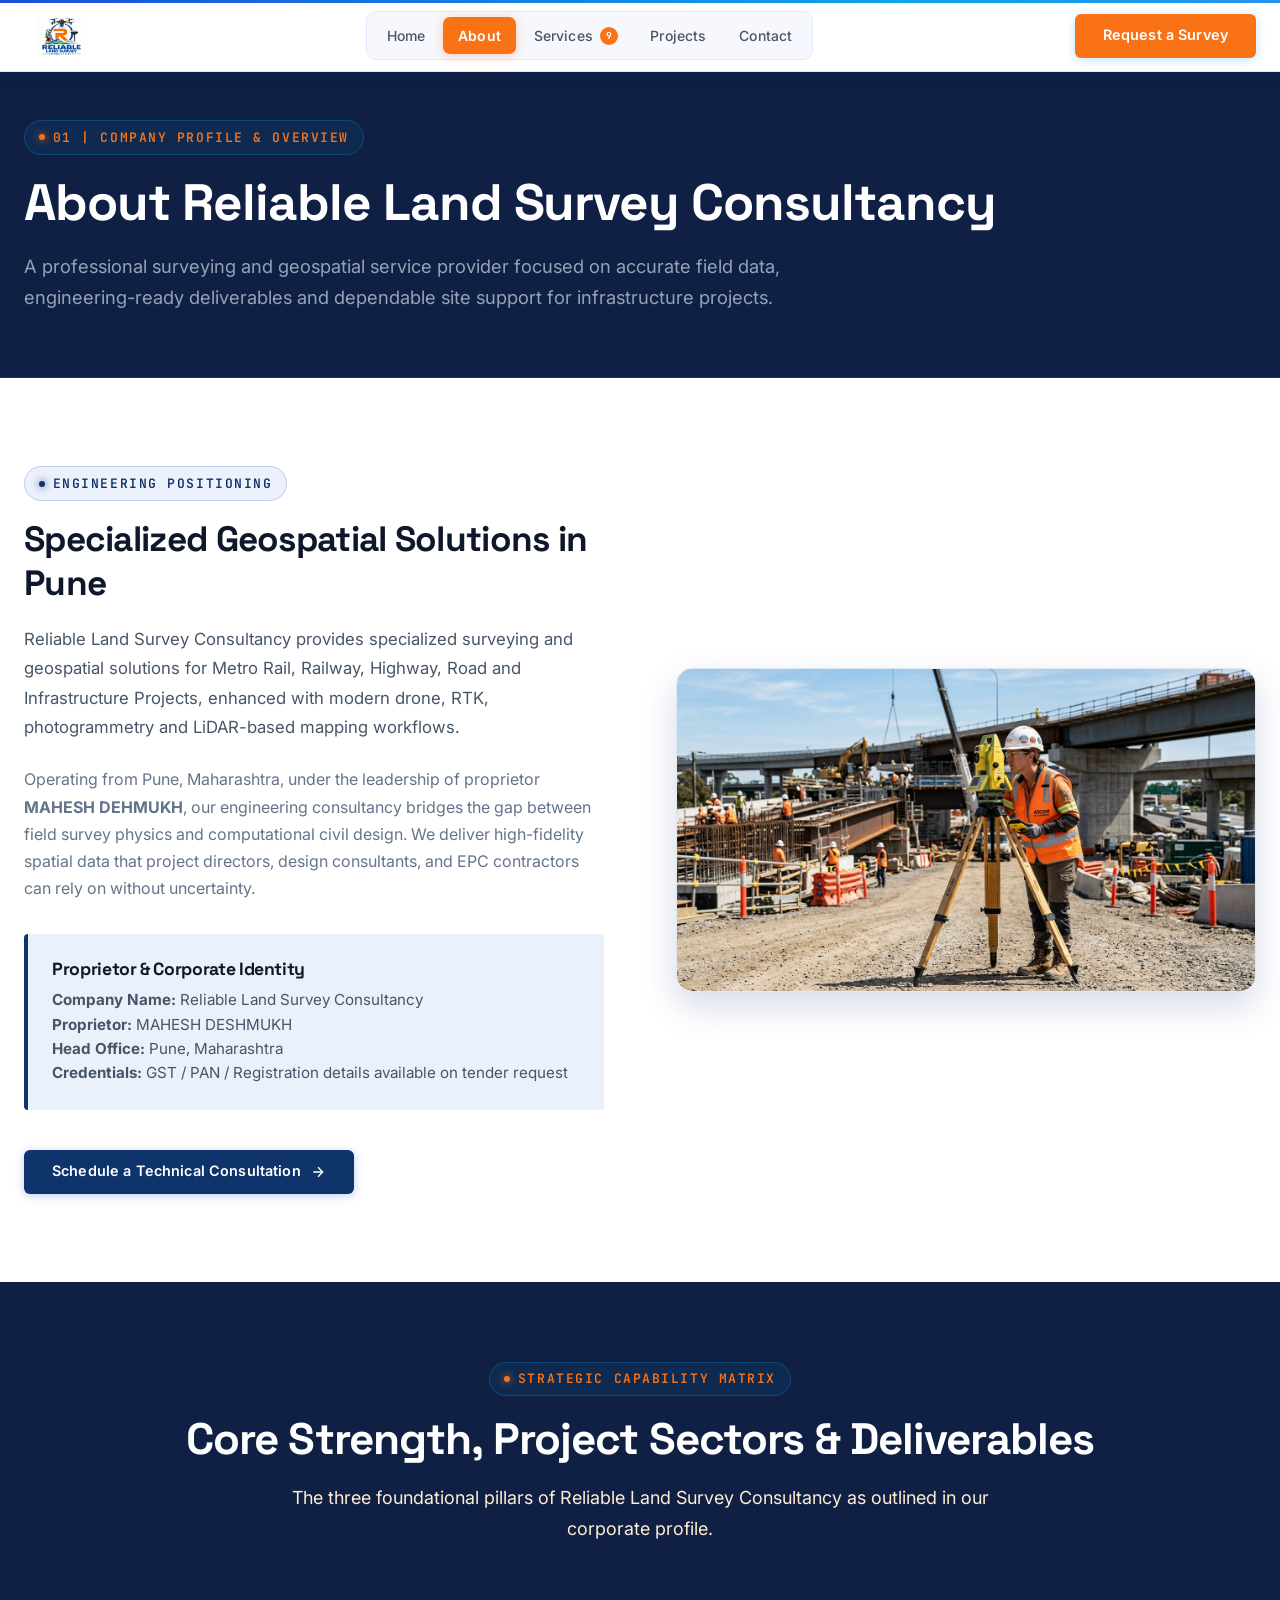
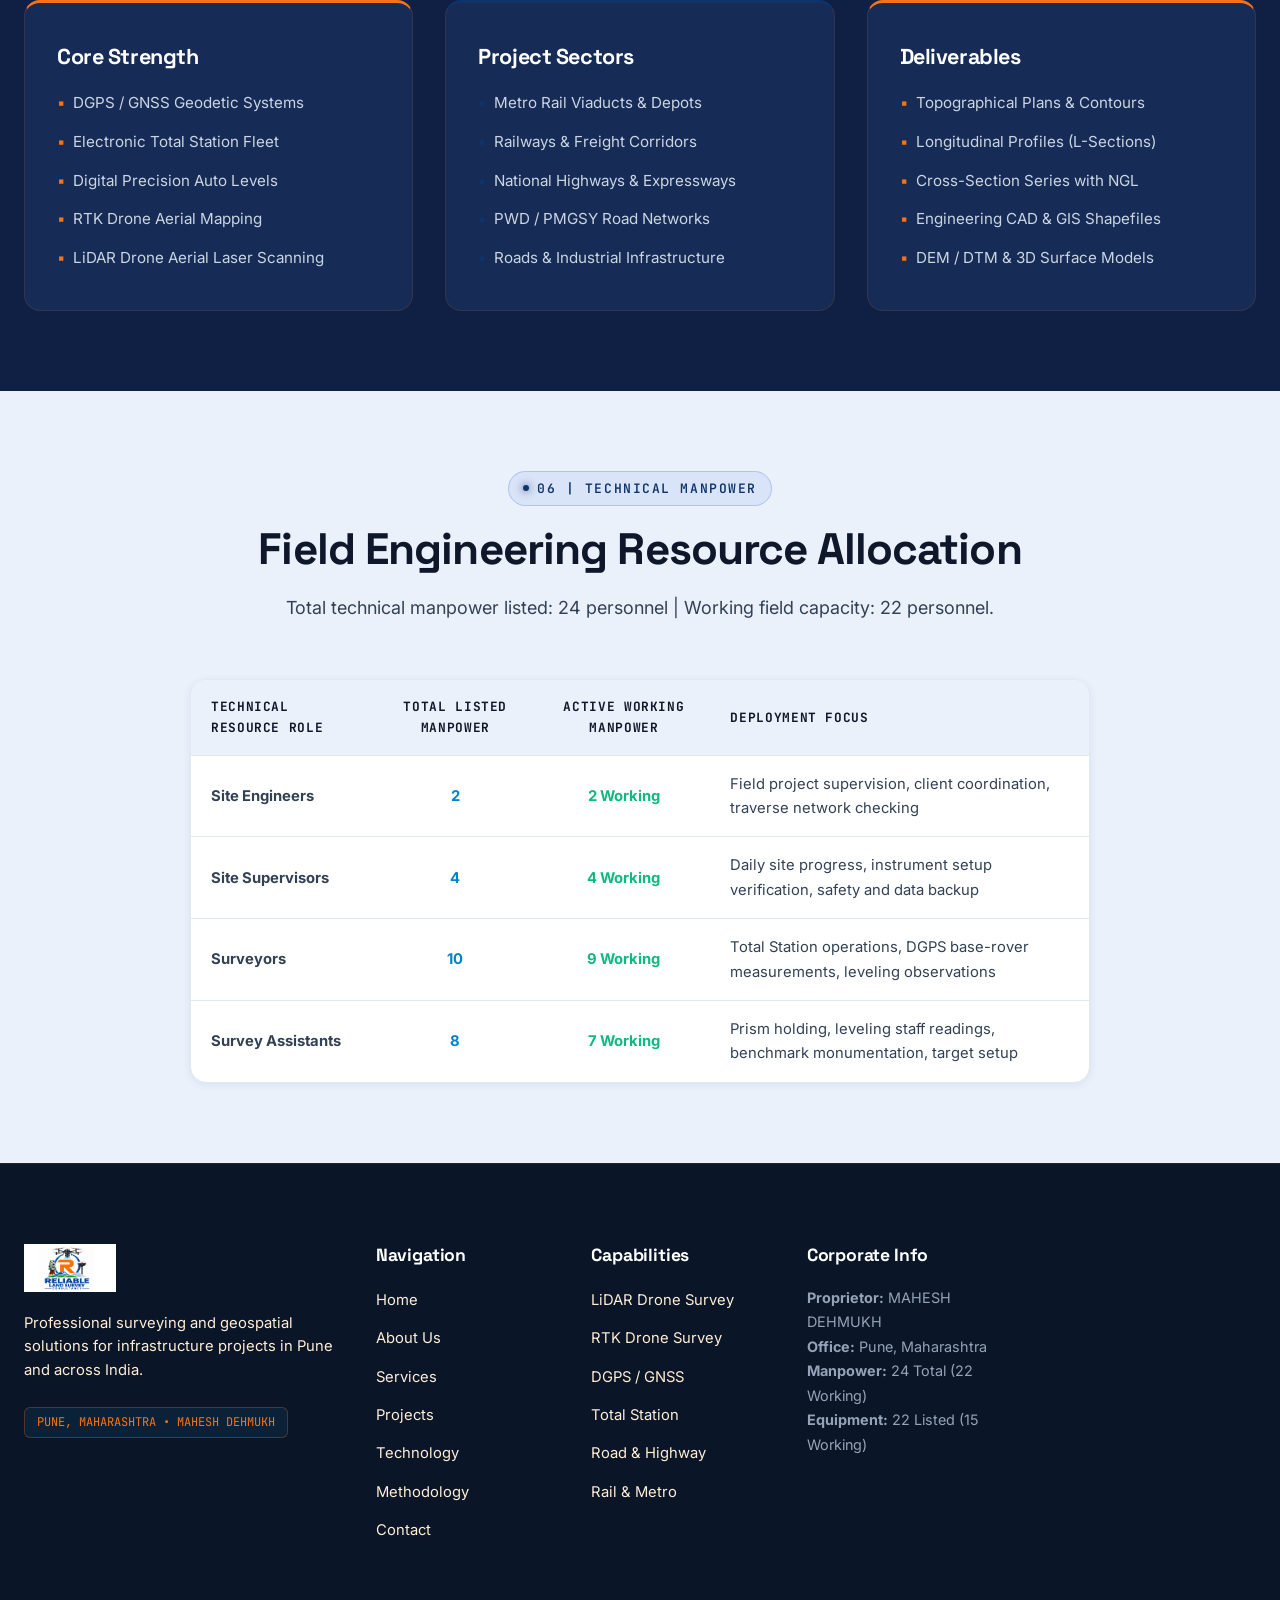
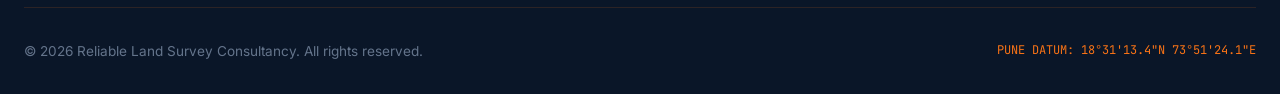
<file: about.html>
<!DOCTYPE html>
<html lang="en">

<head>
  <meta charset="UTF-8">
  <meta name="viewport" content="width=device-width, initial-scale=1.0">
  <title>About Us | Reliable Land Survey Consultancy - Pune, Maharashtra</title>
  <meta name="description"
    content="Learn about Reliable Land Survey Consultancy, led by Proprietor Mahesh Dehmukh in Pune. Specializing in advanced geospatial, drone LiDAR, and infrastructure surveys.">
  <link rel="icon" type="image/svg+xml" href="assets/images/logo-icon.svg">

  <link rel="preconnect" href="https://fonts.googleapis.com">
  <link rel="preconnect" href="https://fonts.gstatic.com" crossorigin>

  <link rel="stylesheet" href="css/style.css">
  <link rel="stylesheet" href="css/responsive.css">
</head>

<body>

  <!-- Site Header -->
  <header class="site-header header-light" id="site-header">
    <div class="container header-container">
      <a href="index.html" class="brand-link" aria-label="Reliable Land Survey Consultancy Home">
        <img src="assets/images/new_logo.png" alt="Reliable Land Survey Consultancy Logo" class="logo-img">
      </a>
      <nav class="nav-menu" id="primary-navigation" aria-label="Main Navigation">
        <a href="index.html" class="nav-link">Home</a>
        <a href="about.html" class="nav-link active">About</a>
        <a href="services.html" class="nav-link">Services <span class="nav-badge">9</span></a>
        <a href="projects.html" class="nav-link">Projects</a>
        <a href="contact.html" class="nav-link">Contact</a>
        <a href="contact.html" class="btn btn-accent mobile-cta-btn">Request a Survey</a>
      </nav>



      <div class="header-actions">
        <a href="contact.html" class="btn btn-accent header-cta">Request a Survey</a>
        <button class="mobile-toggle" id="mobile-toggle" aria-label="Toggle navigation menu" aria-expanded="false"
          aria-controls="primary-navigation">
          <span></span>
          <span></span>
          <span></span>
        </button>
      </div>
    </div>
  </header>

  <!-- Page Banner -->
  <section
    style="padding-top: calc(var(--header-height) + 3rem); padding-bottom: 4rem; background: var(--bg-surface); color: #ffffff; border-bottom: 1px solid var(--border-dark); position: relative;">
    <div class="container">
      <span class="section-tag dark">01 | COMPANY PROFILE &amp; OVERVIEW</span>
      <h1 style="font-size: clamp(2.2rem, 4vw, 3.2rem); margin-bottom: 1rem; color: #ffffff;">About Reliable Land Survey
        Consultancy</h1>
      <p style="font-size: 1.15rem; color: #94a3b8; max-width: 760px; line-height: 1.7;">
        A professional surveying and geospatial service provider focused on accurate field data, engineering-ready
        deliverables and dependable site support for infrastructure projects.
      </p>
    </div>
  </section>

  <!-- Main Profile Content -->
  <section style="padding: 5.5rem 0; background: #ffffff;">
    <div class="container">
      <div class="about-grid">
        <div>
          <span class="section-tag">ENGINEERING POSITIONING</span>
          <h2 style="font-size: 2.2rem; color: #0f172a; margin-bottom: 1.25rem;">Specialized Geospatial Solutions in
            Pune</h2>
          <p style="font-size: 1.05rem; color: #475569; line-height: 1.75; margin-bottom: 1.5rem;">
            Reliable Land Survey Consultancy provides specialized surveying and geospatial solutions for Metro Rail,
            Railway, Highway, Road and Infrastructure Projects, enhanced with modern drone, RTK, photogrammetry and
            LiDAR-based mapping workflows.
          </p>
          <p style="color: #64748b; line-height: 1.7; margin-bottom: 2rem;">
            Operating from Pune, Maharashtra, under the leadership of proprietor <strong>MAHESH DEHMUKH</strong>, our
            engineering consultancy bridges the gap between field survey physics and computational civil design. We
            deliver high-fidelity spatial data that project directors, design consultants, and EPC contractors can rely
            on without uncertainty.
          </p>

          <div
            style="background: var(--bg-light-alt); border-left: 4px solid var(--primary-blue); padding: 1.5rem; border-radius: 4px; margin-bottom: 2.5rem;">
            <h3 style="font-size: 1.1rem; color: #0f172a; margin-bottom: 0.5rem;">Proprietor &amp; Corporate Identity
            </h3>
            <div style="font-size: 0.95rem; color: #475569; line-height: 1.6;">
              <strong>Company Name:</strong> Reliable Land Survey Consultancy<br>
              <strong>Proprietor:</strong> MAHESH DESHMUKH<br>
              <strong>Head Office:</strong> Pune, Maharashtra<br>
              <strong>Credentials:</strong> GST / PAN / Registration details available on tender request
            </div>
          </div>

          <a href="contact.html" class="btn btn-primary">
            Schedule a Technical Consultation
            <svg width="16" height="16" viewBox="0 0 24 24" fill="none" stroke="currentColor" stroke-width="2">
              <path d="M5 12h14M12 5l7 7-7 7" />
            </svg>
          </a>
        </div>

        <div>
          <div
            style="border-radius: var(--radius-lg); overflow: hidden; box-shadow: var(--shadow-lg); border: 1px solid var(--border-light);">
            <img src="assets/images/total-station-survey.jpg" alt="Civil surveyor using Total Station" width="700"
              height="480">
          </div>
        </div>
      </div>
    </div>
  </section>

  <!-- 3 Pillars Table / Matrix from Page 2 of Profile -->
  <section style="padding: 5rem 0; background: var(--bg-surface); color: #ffffff;">
    <div class="container">
      <div class="section-header text-center">
        <span class="section-tag dark">STRATEGIC CAPABILITY MATRIX</span>
        <h2 class="section-title light">Core Strength, Project Sectors &amp; Deliverables</h2>
        <p class="section-desc light">
          The three foundational pillars of Reliable Land Survey Consultancy as outlined in our corporate profile.
        </p>
      </div>

      <div style="display: grid; grid-template-columns: repeat(3, 1fr); gap: 2rem;">
        <!-- Pillar 1 -->
        <div
          style="background: var(--bg-surface-elevated); border: 1px solid var(--border-dark); border-top: 3px solid var(--cyan-accent); border-radius: var(--radius-lg); padding: 2.5rem 2rem;">
          <h3 style="font-size: 1.35rem; color: #ffffff; margin-bottom: 1.25rem;">Core Strength</h3>
          <ul style="display: flex; flex-direction: column; gap: 0.85rem; color: #cbd5e1; font-size: 0.95rem;">
            <li style="display: flex; align-items: center; gap: 0.5rem;"><span
                style="color: var(--cyan-accent);">▪</span> DGPS / GNSS Geodetic Systems</li>
            <li style="display: flex; align-items: center; gap: 0.5rem;"><span
                style="color: var(--cyan-accent);">▪</span> Electronic Total Station Fleet</li>
            <li style="display: flex; align-items: center; gap: 0.5rem;"><span
                style="color: var(--cyan-accent);">▪</span> Digital Precision Auto Levels</li>
            <li style="display: flex; align-items: center; gap: 0.5rem;"><span
                style="color: var(--cyan-accent);">▪</span> RTK Drone Aerial Mapping</li>
            <li style="display: flex; align-items: center; gap: 0.5rem;"><span
                style="color: var(--cyan-accent);">▪</span> LiDAR Drone Aerial Laser Scanning</li>
          </ul>
        </div>

        <!-- Pillar 2 -->
        <div
          style="background: var(--bg-surface-elevated); border: 1px solid var(--border-dark); border-top: 3px solid var(--primary-blue); border-radius: var(--radius-lg); padding: 2.5rem 2rem;">
          <h3 style="font-size: 1.35rem; color: #ffffff; margin-bottom: 1.25rem;">Project Sectors</h3>
          <ul style="display: flex; flex-direction: column; gap: 0.85rem; color: #cbd5e1; font-size: 0.95rem;">
            <li style="display: flex; align-items: center; gap: 0.5rem;"><span
                style="color: var(--primary-blue);">▪</span> Metro Rail Viaducts &amp; Depots</li>
            <li style="display: flex; align-items: center; gap: 0.5rem;"><span
                style="color: var(--primary-blue);">▪</span> Railways &amp; Freight Corridors</li>
            <li style="display: flex; align-items: center; gap: 0.5rem;"><span
                style="color: var(--primary-blue);">▪</span> National Highways &amp; Expressways</li>
            <li style="display: flex; align-items: center; gap: 0.5rem;"><span
                style="color: var(--primary-blue);">▪</span> PWD / PMGSY Road Networks</li>
            <li style="display: flex; align-items: center; gap: 0.5rem;"><span
                style="color: var(--primary-blue);">▪</span> Roads &amp; Industrial Infrastructure</li>
          </ul>
        </div>

        <!-- Pillar 3 -->
        <div
          style="background: var(--bg-surface-elevated); border: 1px solid var(--border-dark); border-top: 3px solid var(--survey-orange); border-radius: var(--radius-lg); padding: 2.5rem 2rem;">
          <h3 style="font-size: 1.35rem; color: #ffffff; margin-bottom: 1.25rem;">Deliverables</h3>
          <ul style="display: flex; flex-direction: column; gap: 0.85rem; color: #cbd5e1; font-size: 0.95rem;">
            <li style="display: flex; align-items: center; gap: 0.5rem;"><span
                style="color: var(--survey-orange);">▪</span> Topographical Plans &amp; Contours</li>
            <li style="display: flex; align-items: center; gap: 0.5rem;"><span
                style="color: var(--survey-orange);">▪</span> Longitudinal Profiles (L-Sections)</li>
            <li style="display: flex; align-items: center; gap: 0.5rem;"><span
                style="color: var(--survey-orange);">▪</span> Cross-Section Series with NGL</li>
            <li style="display: flex; align-items: center; gap: 0.5rem;"><span
                style="color: var(--survey-orange);">▪</span> Engineering CAD &amp; GIS Shapefiles</li>
            <li style="display: flex; align-items: center; gap: 0.5rem;"><span
                style="color: var(--survey-orange);">▪</span> DEM / DTM &amp; 3D Surface Models</li>
          </ul>
        </div>
      </div>
    </div>
  </section>

  <!-- Technical Manpower Allocation (Page 7) -->
  <section style="padding: 5rem 0; background: var(--bg-light-alt);">
    <div class="container">
      <div class="section-header text-center">
        <span class="section-tag">06 | TECHNICAL MANPOWER</span>
        <h2 class="section-title">Field Engineering Resource Allocation</h2>
        <p class="section-desc">
          Total technical manpower listed: 24 personnel | Working field capacity: 22 personnel.
        </p>
      </div>

      <div
        style="max-width: 900px; margin: 0 auto; background: #ffffff; border: 1px solid var(--border-light); border-radius: var(--radius-lg); overflow: hidden; box-shadow: var(--shadow-sm);">
        <table class="tender-table">
          <thead>
            <tr>
              <th>Technical Resource Role</th>
              <th style="text-align: center;">Total Listed Manpower</th>
              <th style="text-align: center;">Active Working Manpower</th>
              <th>Deployment Focus</th>
            </tr>
          </thead>
          <tbody>
            <tr>
              <td><strong>Site Engineers</strong></td>
              <td style="text-align: center; font-weight: 700; color: #0284c7;">2</td>
              <td style="text-align: center; font-weight: 700; color: #10b981;">2 Working</td>
              <td>Field project supervision, client coordination, traverse network checking</td>
            </tr>
            <tr>
              <td><strong>Site Supervisors</strong></td>
              <td style="text-align: center; font-weight: 700; color: #0284c7;">4</td>
              <td style="text-align: center; font-weight: 700; color: #10b981;">4 Working</td>
              <td>Daily site progress, instrument setup verification, safety and data backup</td>
            </tr>
            <tr>
              <td><strong>Surveyors</strong></td>
              <td style="text-align: center; font-weight: 700; color: #0284c7;">10</td>
              <td style="text-align: center; font-weight: 700; color: #10b981;">9 Working</td>
              <td>Total Station operations, DGPS base-rover measurements, leveling observations</td>
            </tr>
            <tr>
              <td><strong>Survey Assistants</strong></td>
              <td style="text-align: center; font-weight: 700; color: #0284c7;">8</td>
              <td style="text-align: center; font-weight: 700; color: #10b981;">7 Working</td>
              <td>Prism holding, leveling staff readings, benchmark monumentation, target setup</td>
            </tr>
          </tbody>
        </table>
      </div>
    </div>
  </section>

  <!-- Footer -->
  <footer class="site-footer">
    <div class="container">
      <div class="footer-grid">
        <div class="footer-brand">
          <img src="assets/images/new_logo.png" alt="Reliable Land Survey Consultancy" class="footer-logo">
          <p class="footer-tagline">
            Professional surveying and geospatial solutions for infrastructure projects in Pune and across India.
          </p>
          <div class="footer-tech-tag">PUNE, MAHARASHTRA • MAHESH DEHMUKH</div>
        </div>
        <div>
          <h4 class="footer-col-title">Navigation</h4>
          <ul class="footer-nav-list">
            <li><a href="index.html" class="footer-nav-link">Home</a></li>
            <li><a href="about.html" class="footer-nav-link">About Us</a></li>
            <li><a href="services.html" class="footer-nav-link">Services</a></li>
            <li><a href="projects.html" class="footer-nav-link">Projects</a></li>
            <li><a href="equipment.html" class="footer-nav-link">Technology</a></li>
            <li><a href="methodology.html" class="footer-nav-link">Methodology</a></li>
            <li><a href="contact.html" class="footer-nav-link">Contact</a></li>
          </ul>
        </div>
        <div>
          <h4 class="footer-col-title">Capabilities</h4>
          <ul class="footer-nav-list">
            <li><a href="services.html" class="footer-nav-link">LiDAR Drone Survey</a></li>
            <li><a href="services.html" class="footer-nav-link">RTK Drone Survey</a></li>
            <li><a href="services.html" class="footer-nav-link">DGPS / GNSS</a></li>
            <li><a href="services.html" class="footer-nav-link">Total Station</a></li>
            <li><a href="services.html" class="footer-nav-link">Road &amp; Highway</a></li>
            <li><a href="services.html" class="footer-nav-link">Rail &amp; Metro</a></li>
          </ul>
        </div>
        <div>
          <h4 class="footer-col-title">Corporate Info</h4>
          <div style="font-size: 0.9rem; color: #94a3b8; line-height: 1.7;">
            <strong>Proprietor:</strong> MAHESH DEHMUKH<br>
            <strong>Office:</strong> Pune, Maharashtra<br>
            <strong>Manpower:</strong> 24 Total (22 Working)<br>
            <strong>Equipment:</strong> 22 Listed (15 Working)
          </div>
        </div>
      </div>
      <div class="footer-bottom">
        <div>&copy; 2026 Reliable Land Survey Consultancy. All rights reserved.</div>
        <div class="footer-coords">PUNE DATUM: 18°31'13.4"N 73°51'24.1"E</div>
      </div>
    </div>
  </footer>

  <script src="js/main.js"></script>
</body>

</html>
</file>
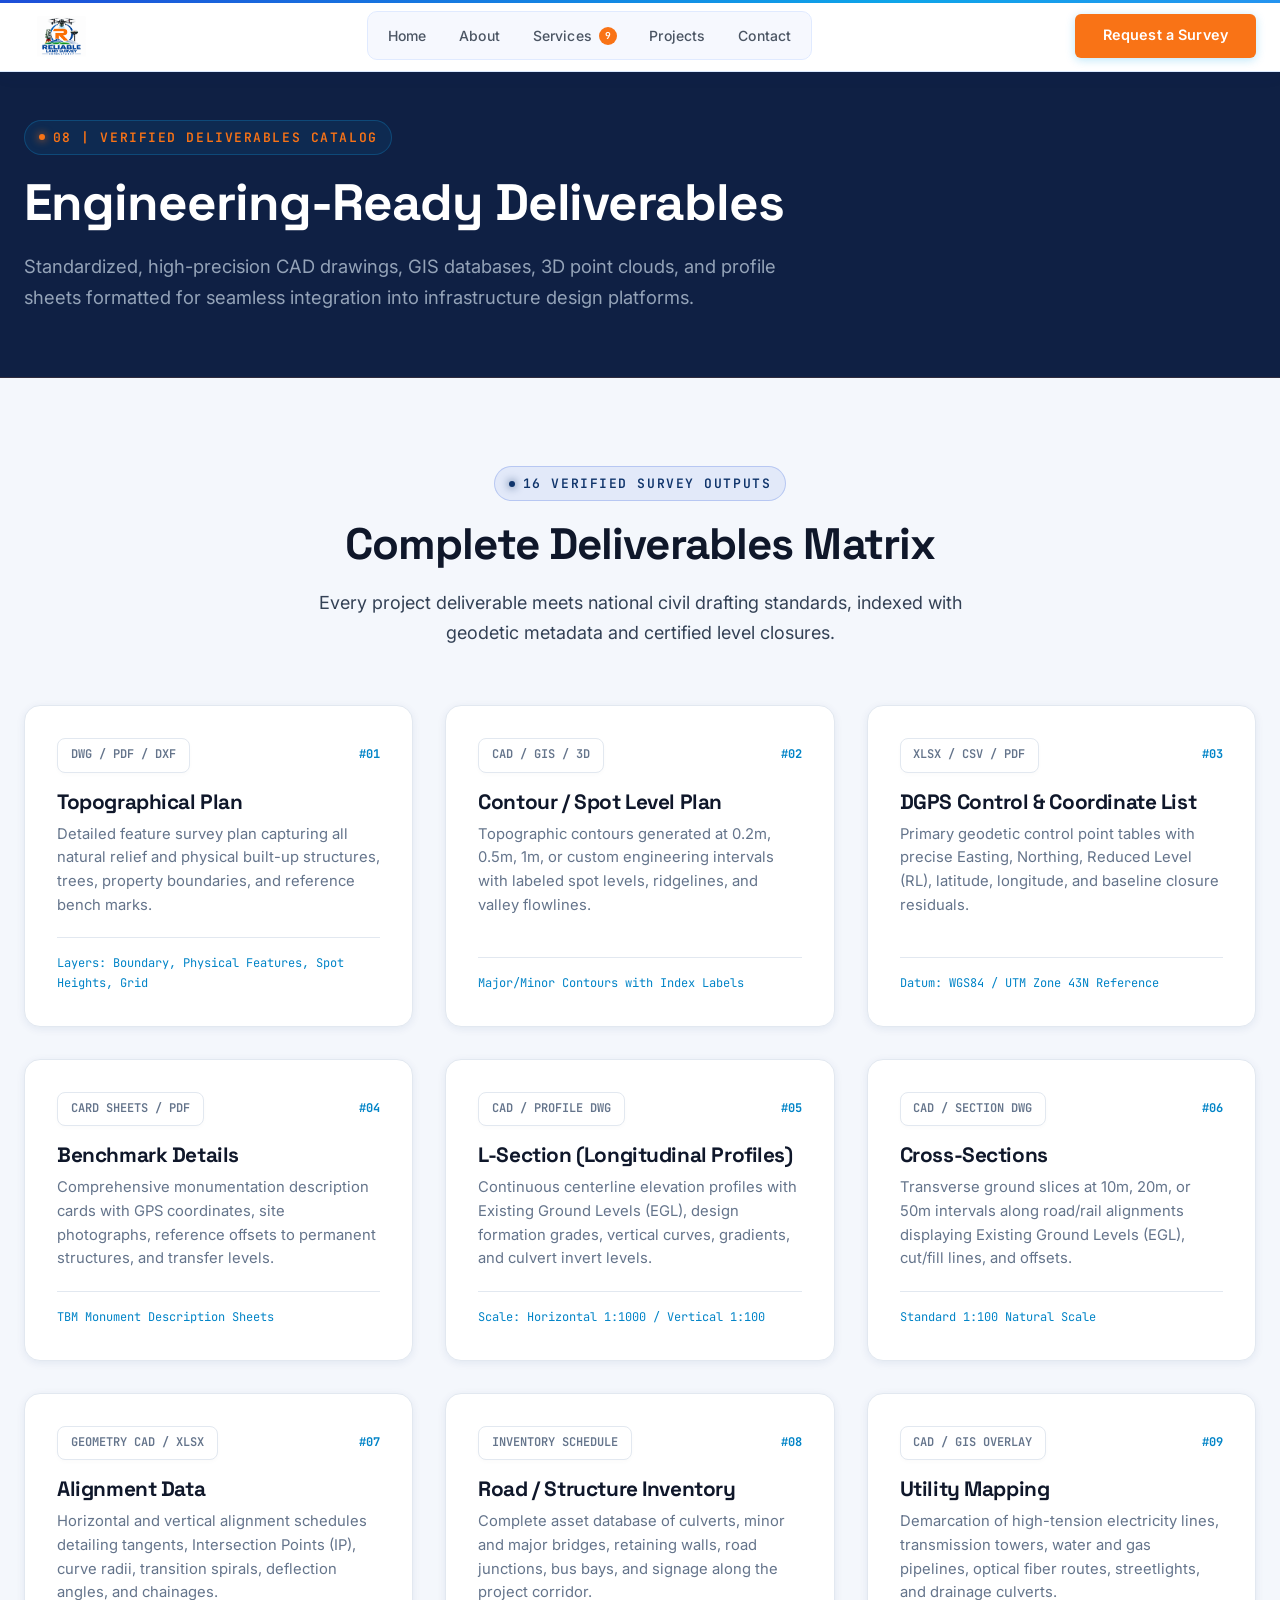
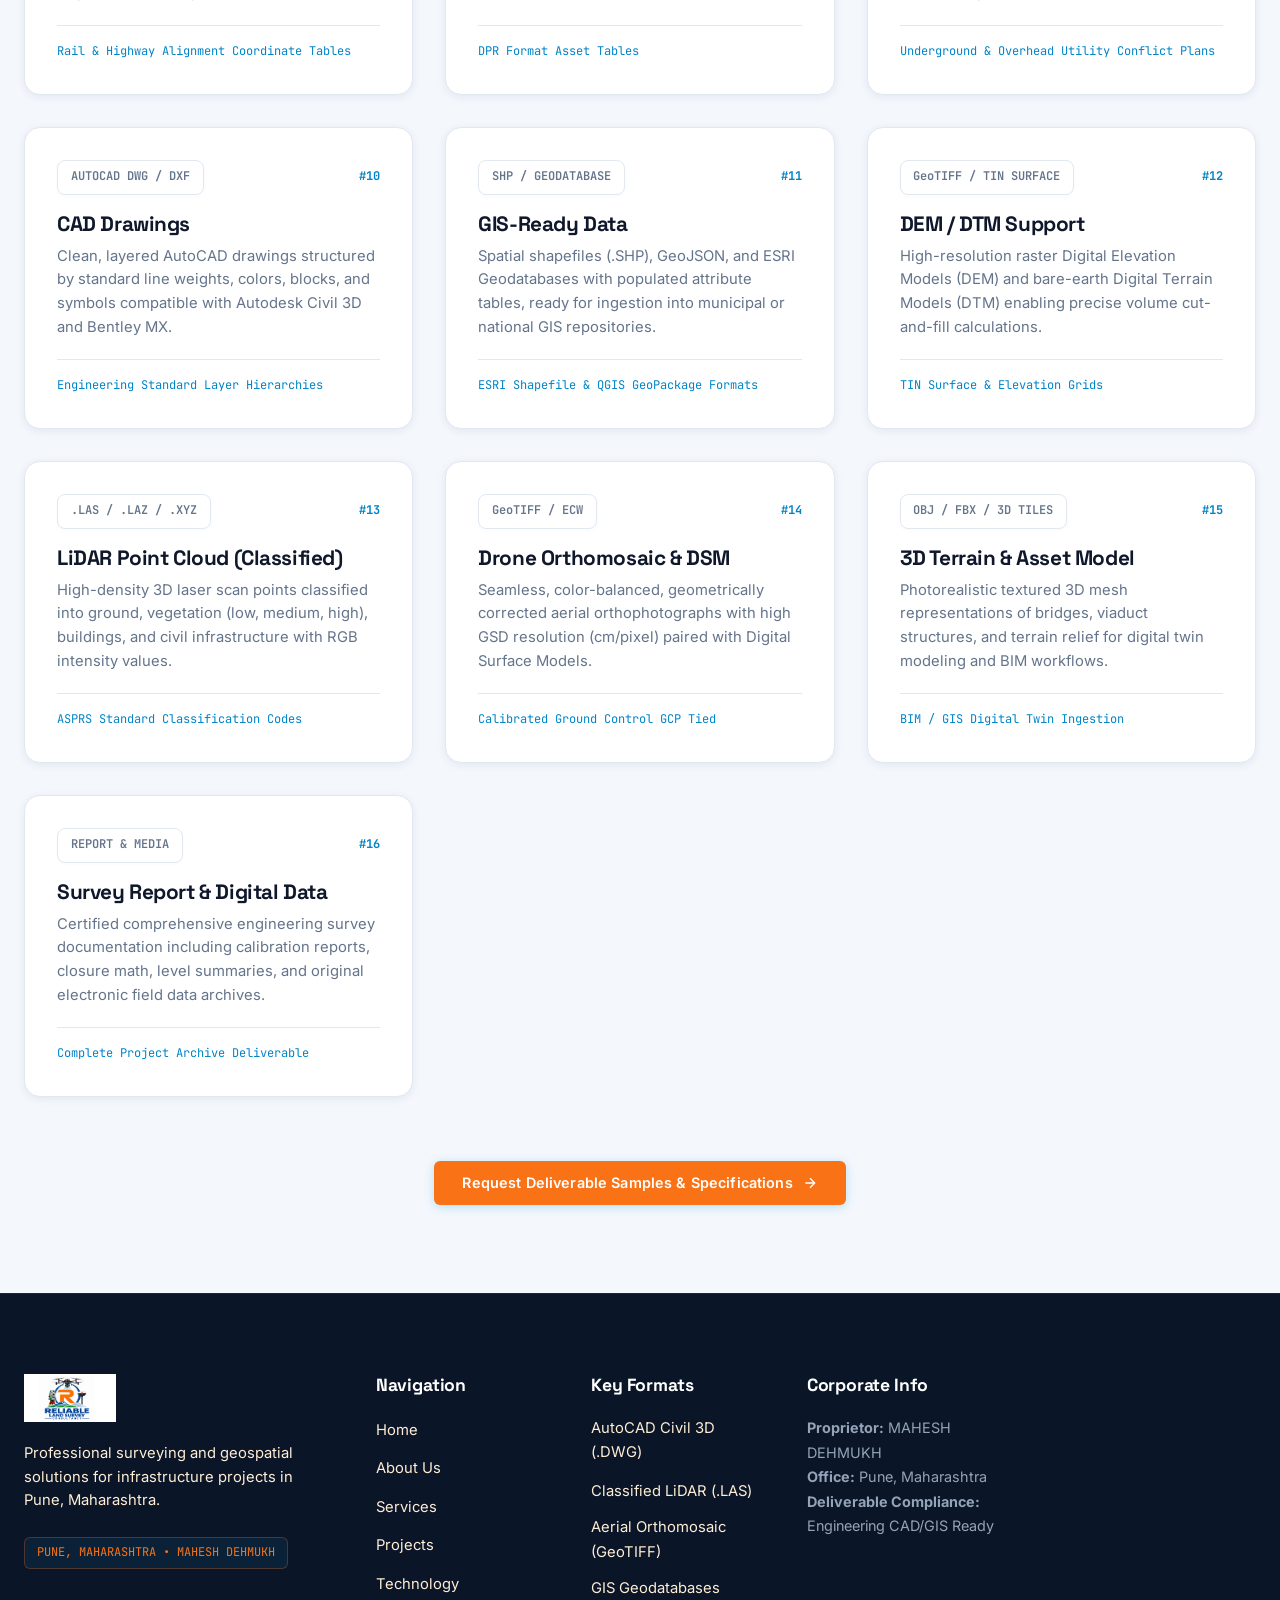
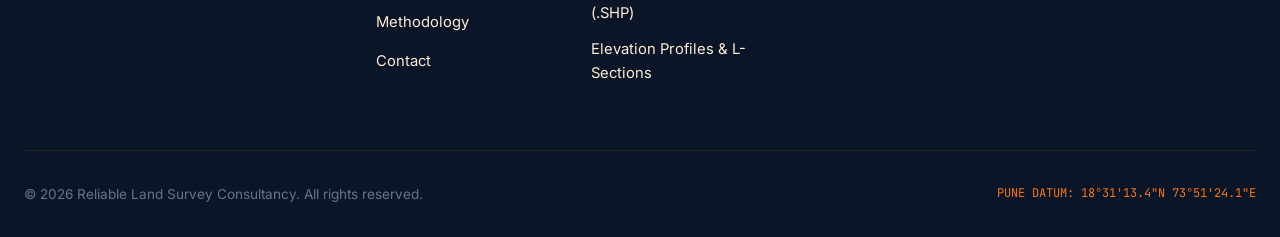
<file: deliverables.html>
<!DOCTYPE html>
<html lang="en">
<head>
  <meta charset="UTF-8">
  <meta name="viewport" content="width=device-width, initial-scale=1.0">
  <title>Engineering Deliverables | Reliable Land Survey Consultancy</title>
  <meta name="description" content="Complete catalog of 16 engineering survey deliverables provided by Reliable Land Survey Consultancy in Pune: CAD drawings, LiDAR point clouds, DTM/DEM, GIS shapefiles.">
  <link rel="icon" type="image/svg+xml" href="assets/images/logo-icon.svg">

  <link rel="preconnect" href="https://fonts.googleapis.com">
  <link rel="preconnect" href="https://fonts.gstatic.com">

  <link rel="stylesheet" href="css/style.css">
  <link rel="stylesheet" href="css/responsive.css">
</head>
<body>

  <!-- Site Header -->
  <header class="site-header header-light" id="site-header">
    <div class="container header-container">
      <a href="index.html" class="brand-link" aria-label="Reliable Land Survey Consultancy Home">
        <img src="assets/images/new_logo.png" alt="Reliable Land Survey Consultancy Logo" class="logo-img">
      </a>
      <nav class="nav-menu" id="primary-navigation" aria-label="Main Navigation">
        <a href="index.html" class="nav-link">Home</a>
        <a href="about.html" class="nav-link">About</a>
        <a href="services.html" class="nav-link">Services <span class="nav-badge">9</span></a>
        <a href="projects.html" class="nav-link">Projects</a>
        <a href="contact.html" class="nav-link">Contact</a>
        <a href="contact.html" class="btn btn-accent mobile-cta-btn">Request a Survey</a>
      </nav>



      <div class="header-actions">
        <a href="contact.html" class="btn btn-accent header-cta">Request a Survey</a>
        <button class="mobile-toggle" id="mobile-toggle" aria-label="Toggle navigation menu" aria-expanded="false" aria-controls="primary-navigation">
          <span></span>
          <span></span>
          <span></span>
        </button>
      </div>
    </div>
  </header>

  <!-- Page Banner -->
  <section style="padding-top: calc(var(--header-height) + 3rem); padding-bottom: 4rem; background: var(--bg-surface); color: #ffffff; border-bottom: 1px solid var(--border-dark);">
    <div class="container">
      <span class="section-tag dark">08 | VERIFIED DELIVERABLES CATALOG</span>
      <h1 style="font-size: clamp(2.2rem, 4vw, 3.2rem); margin-bottom: 1rem; color: #ffffff;">Engineering-Ready Deliverables</h1>
      <p style="font-size: 1.15rem; color: #94a3b8; max-width: 760px; line-height: 1.7;">
        Standardized, high-precision CAD drawings, GIS databases, 3D point clouds, and profile sheets formatted for seamless integration into infrastructure design platforms.
      </p>
    </div>
  </section>

  <!-- Deliverables Catalog Grid -->
  <section style="padding: 5.5rem 0; background: var(--bg-light);">
    <div class="container">
      <div class="section-header text-center">
        <span class="section-tag">16 VERIFIED SURVEY OUTPUTS</span>
        <h2 class="section-title">Complete Deliverables Matrix</h2>
        <p class="section-desc">
          Every project deliverable meets national civil drafting standards, indexed with geodetic metadata and certified level closures.
        </p>
      </div>

      <div style="display: grid; grid-template-columns: repeat(auto-fill, minmax(360px, 1fr)); gap: 2rem;">

        <!-- 1 -->
        <div style="background: #ffffff; border: 1px solid var(--border-light); border-radius: var(--radius-lg); padding: 2rem; box-shadow: var(--shadow-sm); display: flex; flex-direction: column; justify-content: space-between;">
          <div>
            <div style="display: flex; justify-content: space-between; align-items: center; margin-bottom: 1rem;">
              <span class="service-tag">DWG / PDF / DXF</span>
              <span style="font-family: var(--font-mono); font-size: 0.75rem; color: #0284c7; font-weight: 700;">#01</span>
            </div>
            <h3 style="font-size: 1.3rem; color: #0f172a; margin-bottom: 0.5rem;">Topographical Plan</h3>
            <p style="font-size: 0.925rem; color: #64748b; line-height: 1.6; margin-bottom: 1.25rem;">
              Detailed feature survey plan capturing all natural relief and physical built-up structures, trees, property boundaries, and reference bench marks.
            </p>
          </div>
          <div style="border-top: 1px solid var(--border-light); padding-top: 1rem; font-family: var(--font-mono); font-size: 0.75rem; color: #0284c7;">
            Layers: Boundary, Physical Features, Spot Heights, Grid
          </div>
        </div>

        <!-- 2 -->
        <div style="background: #ffffff; border: 1px solid var(--border-light); border-radius: var(--radius-lg); padding: 2rem; box-shadow: var(--shadow-sm); display: flex; flex-direction: column; justify-content: space-between;">
          <div>
            <div style="display: flex; justify-content: space-between; align-items: center; margin-bottom: 1rem;">
              <span class="service-tag">CAD / GIS / 3D</span>
              <span style="font-family: var(--font-mono); font-size: 0.75rem; color: #0284c7; font-weight: 700;">#02</span>
            </div>
            <h3 style="font-size: 1.3rem; color: #0f172a; margin-bottom: 0.5rem;">Contour / Spot Level Plan</h3>
            <p style="font-size: 0.925rem; color: #64748b; line-height: 1.6; margin-bottom: 1.25rem;">
              Topographic contours generated at 0.2m, 0.5m, 1m, or custom engineering intervals with labeled spot levels, ridgelines, and valley flowlines.
            </p>
          </div>
          <div style="border-top: 1px solid var(--border-light); padding-top: 1rem; font-family: var(--font-mono); font-size: 0.75rem; color: #0284c7;">
            Major/Minor Contours with Index Labels
          </div>
        </div>

        <!-- 3 -->
        <div style="background: #ffffff; border: 1px solid var(--border-light); border-radius: var(--radius-lg); padding: 2rem; box-shadow: var(--shadow-sm); display: flex; flex-direction: column; justify-content: space-between;">
          <div>
            <div style="display: flex; justify-content: space-between; align-items: center; margin-bottom: 1rem;">
              <span class="service-tag">XLSX / CSV / PDF</span>
              <span style="font-family: var(--font-mono); font-size: 0.75rem; color: #0284c7; font-weight: 700;">#03</span>
            </div>
            <h3 style="font-size: 1.3rem; color: #0f172a; margin-bottom: 0.5rem;">DGPS Control &amp; Coordinate List</h3>
            <p style="font-size: 0.925rem; color: #64748b; line-height: 1.6; margin-bottom: 1.25rem;">
              Primary geodetic control point tables with precise Easting, Northing, Reduced Level (RL), latitude, longitude, and baseline closure residuals.
            </p>
          </div>
          <div style="border-top: 1px solid var(--border-light); padding-top: 1rem; font-family: var(--font-mono); font-size: 0.75rem; color: #0284c7;">
            Datum: WGS84 / UTM Zone 43N Reference
          </div>
        </div>

        <!-- 4 -->
        <div style="background: #ffffff; border: 1px solid var(--border-light); border-radius: var(--radius-lg); padding: 2rem; box-shadow: var(--shadow-sm); display: flex; flex-direction: column; justify-content: space-between;">
          <div>
            <div style="display: flex; justify-content: space-between; align-items: center; margin-bottom: 1rem;">
              <span class="service-tag">CARD SHEETS / PDF</span>
              <span style="font-family: var(--font-mono); font-size: 0.75rem; color: #0284c7; font-weight: 700;">#04</span>
            </div>
            <h3 style="font-size: 1.3rem; color: #0f172a; margin-bottom: 0.5rem;">Benchmark Details</h3>
            <p style="font-size: 0.925rem; color: #64748b; line-height: 1.6; margin-bottom: 1.25rem;">
              Comprehensive monumentation description cards with GPS coordinates, site photographs, reference offsets to permanent structures, and transfer levels.
            </p>
          </div>
          <div style="border-top: 1px solid var(--border-light); padding-top: 1rem; font-family: var(--font-mono); font-size: 0.75rem; color: #0284c7;">
            TBM Monument Description Sheets
          </div>
        </div>

        <!-- 5 -->
        <div style="background: #ffffff; border: 1px solid var(--border-light); border-radius: var(--radius-lg); padding: 2rem; box-shadow: var(--shadow-sm); display: flex; flex-direction: column; justify-content: space-between;">
          <div>
            <div style="display: flex; justify-content: space-between; align-items: center; margin-bottom: 1rem;">
              <span class="service-tag">CAD / PROFILE DWG</span>
              <span style="font-family: var(--font-mono); font-size: 0.75rem; color: #0284c7; font-weight: 700;">#05</span>
            </div>
            <h3 style="font-size: 1.3rem; color: #0f172a; margin-bottom: 0.5rem;">L-Section (Longitudinal Profiles)</h3>
            <p style="font-size: 0.925rem; color: #64748b; line-height: 1.6; margin-bottom: 1.25rem;">
              Continuous centerline elevation profiles with Existing Ground Levels (EGL), design formation grades, vertical curves, gradients, and culvert invert levels.
            </p>
          </div>
          <div style="border-top: 1px solid var(--border-light); padding-top: 1rem; font-family: var(--font-mono); font-size: 0.75rem; color: #0284c7;">
            Scale: Horizontal 1:1000 / Vertical 1:100
          </div>
        </div>

        <!-- 6 -->
        <div style="background: #ffffff; border: 1px solid var(--border-light); border-radius: var(--radius-lg); padding: 2rem; box-shadow: var(--shadow-sm); display: flex; flex-direction: column; justify-content: space-between;">
          <div>
            <div style="display: flex; justify-content: space-between; align-items: center; margin-bottom: 1rem;">
              <span class="service-tag">CAD / SECTION DWG</span>
              <span style="font-family: var(--font-mono); font-size: 0.75rem; color: #0284c7; font-weight: 700;">#06</span>
            </div>
            <h3 style="font-size: 1.3rem; color: #0f172a; margin-bottom: 0.5rem;">Cross-Sections</h3>
            <p style="font-size: 0.925rem; color: #64748b; line-height: 1.6; margin-bottom: 1.25rem;">
              Transverse ground slices at 10m, 20m, or 50m intervals along road/rail alignments displaying Existing Ground Levels (EGL), cut/fill lines, and offsets.
            </p>
          </div>
          <div style="border-top: 1px solid var(--border-light); padding-top: 1rem; font-family: var(--font-mono); font-size: 0.75rem; color: #0284c7;">
            Standard 1:100 Natural Scale
          </div>
        </div>

        <!-- 7 -->
        <div style="background: #ffffff; border: 1px solid var(--border-light); border-radius: var(--radius-lg); padding: 2rem; box-shadow: var(--shadow-sm); display: flex; flex-direction: column; justify-content: space-between;">
          <div>
            <div style="display: flex; justify-content: space-between; align-items: center; margin-bottom: 1rem;">
              <span class="service-tag">GEOMETRY CAD / XLSX</span>
              <span style="font-family: var(--font-mono); font-size: 0.75rem; color: #0284c7; font-weight: 700;">#07</span>
            </div>
            <h3 style="font-size: 1.3rem; color: #0f172a; margin-bottom: 0.5rem;">Alignment Data</h3>
            <p style="font-size: 0.925rem; color: #64748b; line-height: 1.6; margin-bottom: 1.25rem;">
              Horizontal and vertical alignment schedules detailing tangents, Intersection Points (IP), curve radii, transition spirals, deflection angles, and chainages.
            </p>
          </div>
          <div style="border-top: 1px solid var(--border-light); padding-top: 1rem; font-family: var(--font-mono); font-size: 0.75rem; color: #0284c7;">
            Rail &amp; Highway Alignment Coordinate Tables
          </div>
        </div>

        <!-- 8 -->
        <div style="background: #ffffff; border: 1px solid var(--border-light); border-radius: var(--radius-lg); padding: 2rem; box-shadow: var(--shadow-sm); display: flex; flex-direction: column; justify-content: space-between;">
          <div>
            <div style="display: flex; justify-content: space-between; align-items: center; margin-bottom: 1rem;">
              <span class="service-tag">INVENTORY SCHEDULE</span>
              <span style="font-family: var(--font-mono); font-size: 0.75rem; color: #0284c7; font-weight: 700;">#08</span>
            </div>
            <h3 style="font-size: 1.3rem; color: #0f172a; margin-bottom: 0.5rem;">Road / Structure Inventory</h3>
            <p style="font-size: 0.925rem; color: #64748b; line-height: 1.6; margin-bottom: 1.25rem;">
              Complete asset database of culverts, minor and major bridges, retaining walls, road junctions, bus bays, and signage along the project corridor.
            </p>
          </div>
          <div style="border-top: 1px solid var(--border-light); padding-top: 1rem; font-family: var(--font-mono); font-size: 0.75rem; color: #0284c7;">
            DPR Format Asset Tables
          </div>
        </div>

        <!-- 9 -->
        <div style="background: #ffffff; border: 1px solid var(--border-light); border-radius: var(--radius-lg); padding: 2rem; box-shadow: var(--shadow-sm); display: flex; flex-direction: column; justify-content: space-between;">
          <div>
            <div style="display: flex; justify-content: space-between; align-items: center; margin-bottom: 1rem;">
              <span class="service-tag">CAD / GIS OVERLAY</span>
              <span style="font-family: var(--font-mono); font-size: 0.75rem; color: #0284c7; font-weight: 700;">#09</span>
            </div>
            <h3 style="font-size: 1.3rem; color: #0f172a; margin-bottom: 0.5rem;">Utility Mapping</h3>
            <p style="font-size: 0.925rem; color: #64748b; line-height: 1.6; margin-bottom: 1.25rem;">
              Demarcation of high-tension electricity lines, transmission towers, water and gas pipelines, optical fiber routes, streetlights, and drainage culverts.
            </p>
          </div>
          <div style="border-top: 1px solid var(--border-light); padding-top: 1rem; font-family: var(--font-mono); font-size: 0.75rem; color: #0284c7;">
            Underground &amp; Overhead Utility Conflict Plans
          </div>
        </div>

        <!-- 10 -->
        <div style="background: #ffffff; border: 1px solid var(--border-light); border-radius: var(--radius-lg); padding: 2rem; box-shadow: var(--shadow-sm); display: flex; flex-direction: column; justify-content: space-between;">
          <div>
            <div style="display: flex; justify-content: space-between; align-items: center; margin-bottom: 1rem;">
              <span class="service-tag">AUTOCAD DWG / DXF</span>
              <span style="font-family: var(--font-mono); font-size: 0.75rem; color: #0284c7; font-weight: 700;">#10</span>
            </div>
            <h3 style="font-size: 1.3rem; color: #0f172a; margin-bottom: 0.5rem;">CAD Drawings</h3>
            <p style="font-size: 0.925rem; color: #64748b; line-height: 1.6; margin-bottom: 1.25rem;">
              Clean, layered AutoCAD drawings structured by standard line weights, colors, blocks, and symbols compatible with Autodesk Civil 3D and Bentley MX.
            </p>
          </div>
          <div style="border-top: 1px solid var(--border-light); padding-top: 1rem; font-family: var(--font-mono); font-size: 0.75rem; color: #0284c7;">
            Engineering Standard Layer Hierarchies
          </div>
        </div>

        <!-- 11 -->
        <div style="background: #ffffff; border: 1px solid var(--border-light); border-radius: var(--radius-lg); padding: 2rem; box-shadow: var(--shadow-sm); display: flex; flex-direction: column; justify-content: space-between;">
          <div>
            <div style="display: flex; justify-content: space-between; align-items: center; margin-bottom: 1rem;">
              <span class="service-tag">SHP / GEODATABASE</span>
              <span style="font-family: var(--font-mono); font-size: 0.75rem; color: #0284c7; font-weight: 700;">#11</span>
            </div>
            <h3 style="font-size: 1.3rem; color: #0f172a; margin-bottom: 0.5rem;">GIS-Ready Data</h3>
            <p style="font-size: 0.925rem; color: #64748b; line-height: 1.6; margin-bottom: 1.25rem;">
              Spatial shapefiles (.SHP), GeoJSON, and ESRI Geodatabases with populated attribute tables, ready for ingestion into municipal or national GIS repositories.
            </p>
          </div>
          <div style="border-top: 1px solid var(--border-light); padding-top: 1rem; font-family: var(--font-mono); font-size: 0.75rem; color: #0284c7;">
            ESRI Shapefile &amp; QGIS GeoPackage Formats
          </div>
        </div>

        <!-- 12 -->
        <div style="background: #ffffff; border: 1px solid var(--border-light); border-radius: var(--radius-lg); padding: 2rem; box-shadow: var(--shadow-sm); display: flex; flex-direction: column; justify-content: space-between;">
          <div>
            <div style="display: flex; justify-content: space-between; align-items: center; margin-bottom: 1rem;">
              <span class="service-tag">GeoTIFF / TIN SURFACE</span>
              <span style="font-family: var(--font-mono); font-size: 0.75rem; color: #0284c7; font-weight: 700;">#12</span>
            </div>
            <h3 style="font-size: 1.3rem; color: #0f172a; margin-bottom: 0.5rem;">DEM / DTM Support</h3>
            <p style="font-size: 0.925rem; color: #64748b; line-height: 1.6; margin-bottom: 1.25rem;">
              High-resolution raster Digital Elevation Models (DEM) and bare-earth Digital Terrain Models (DTM) enabling precise volume cut-and-fill calculations.
            </p>
          </div>
          <div style="border-top: 1px solid var(--border-light); padding-top: 1rem; font-family: var(--font-mono); font-size: 0.75rem; color: #0284c7;">
            TIN Surface &amp; Elevation Grids
          </div>
        </div>

        <!-- 13 -->
        <div style="background: #ffffff; border: 1px solid var(--border-light); border-radius: var(--radius-lg); padding: 2rem; box-shadow: var(--shadow-sm); display: flex; flex-direction: column; justify-content: space-between;">
          <div>
            <div style="display: flex; justify-content: space-between; align-items: center; margin-bottom: 1rem;">
              <span class="service-tag">.LAS / .LAZ / .XYZ</span>
              <span style="font-family: var(--font-mono); font-size: 0.75rem; color: #0284c7; font-weight: 700;">#13</span>
            </div>
            <h3 style="font-size: 1.3rem; color: #0f172a; margin-bottom: 0.5rem;">LiDAR Point Cloud (Classified)</h3>
            <p style="font-size: 0.925rem; color: #64748b; line-height: 1.6; margin-bottom: 1.25rem;">
              High-density 3D laser scan points classified into ground, vegetation (low, medium, high), buildings, and civil infrastructure with RGB intensity values.
            </p>
          </div>
          <div style="border-top: 1px solid var(--border-light); padding-top: 1rem; font-family: var(--font-mono); font-size: 0.75rem; color: #0284c7;">
            ASPRS Standard Classification Codes
          </div>
        </div>

        <!-- 14 -->
        <div style="background: #ffffff; border: 1px solid var(--border-light); border-radius: var(--radius-lg); padding: 2rem; box-shadow: var(--shadow-sm); display: flex; flex-direction: column; justify-content: space-between;">
          <div>
            <div style="display: flex; justify-content: space-between; align-items: center; margin-bottom: 1rem;">
              <span class="service-tag">GeoTIFF / ECW</span>
              <span style="font-family: var(--font-mono); font-size: 0.75rem; color: #0284c7; font-weight: 700;">#14</span>
            </div>
            <h3 style="font-size: 1.3rem; color: #0f172a; margin-bottom: 0.5rem;">Drone Orthomosaic &amp; DSM</h3>
            <p style="font-size: 0.925rem; color: #64748b; line-height: 1.6; margin-bottom: 1.25rem;">
              Seamless, color-balanced, geometrically corrected aerial orthophotographs with high GSD resolution (cm/pixel) paired with Digital Surface Models.
            </p>
          </div>
          <div style="border-top: 1px solid var(--border-light); padding-top: 1rem; font-family: var(--font-mono); font-size: 0.75rem; color: #0284c7;">
            Calibrated Ground Control GCP Tied
          </div>
        </div>

        <!-- 15 -->
        <div style="background: #ffffff; border: 1px solid var(--border-light); border-radius: var(--radius-lg); padding: 2rem; box-shadow: var(--shadow-sm); display: flex; flex-direction: column; justify-content: space-between;">
          <div>
            <div style="display: flex; justify-content: space-between; align-items: center; margin-bottom: 1rem;">
              <span class="service-tag">OBJ / FBX / 3D TILES</span>
              <span style="font-family: var(--font-mono); font-size: 0.75rem; color: #0284c7; font-weight: 700;">#15</span>
            </div>
            <h3 style="font-size: 1.3rem; color: #0f172a; margin-bottom: 0.5rem;">3D Terrain &amp; Asset Model</h3>
            <p style="font-size: 0.925rem; color: #64748b; line-height: 1.6; margin-bottom: 1.25rem;">
              Photorealistic textured 3D mesh representations of bridges, viaduct structures, and terrain relief for digital twin modeling and BIM workflows.
            </p>
          </div>
          <div style="border-top: 1px solid var(--border-light); padding-top: 1rem; font-family: var(--font-mono); font-size: 0.75rem; color: #0284c7;">
            BIM / GIS Digital Twin Ingestion
          </div>
        </div>

        <!-- 16 -->
        <div style="background: #ffffff; border: 1px solid var(--border-light); border-radius: var(--radius-lg); padding: 2rem; box-shadow: var(--shadow-sm); display: flex; flex-direction: column; justify-content: space-between;">
          <div>
            <div style="display: flex; justify-content: space-between; align-items: center; margin-bottom: 1rem;">
              <span class="service-tag">REPORT &amp; MEDIA</span>
              <span style="font-family: var(--font-mono); font-size: 0.75rem; color: #0284c7; font-weight: 700;">#16</span>
            </div>
            <h3 style="font-size: 1.3rem; color: #0f172a; margin-bottom: 0.5rem;">Survey Report &amp; Digital Data</h3>
            <p style="font-size: 0.925rem; color: #64748b; line-height: 1.6; margin-bottom: 1.25rem;">
              Certified comprehensive engineering survey documentation including calibration reports, closure math, level summaries, and original electronic field data archives.
            </p>
          </div>
          <div style="border-top: 1px solid var(--border-light); padding-top: 1rem; font-family: var(--font-mono); font-size: 0.75rem; color: #0284c7;">
            Complete Project Archive Deliverable
          </div>
        </div>

      </div>

      <div style="text-align: center; margin-top: 4rem;">
        <a href="contact.html?subject=Deliverables%20Format%20Inquiry" class="btn btn-accent">
          Request Deliverable Samples &amp; Specifications
          <svg width="16" height="16" viewBox="0 0 24 24" fill="none" stroke="currentColor" stroke-width="2"><path d="M5 12h14M12 5l7 7-7 7"/></svg>
        </a>
      </div>
    </div>
  </section>

  <!-- Footer -->
  <footer class="site-footer">
    <div class="container">
      <div class="footer-grid">
        <div class="footer-brand">
          <img src="assets/images/new_logo.png" alt="Reliable Land Survey Consultancy" class="footer-logo">
          <p class="footer-tagline">
            Professional surveying and geospatial solutions for infrastructure projects in Pune, Maharashtra.
          </p>
          <div class="footer-tech-tag">PUNE, MAHARASHTRA • MAHESH DEHMUKH</div>
        </div>
        <div>
          <h4 class="footer-col-title">Navigation</h4>
          <ul class="footer-nav-list">
            <li><a href="index.html" class="footer-nav-link">Home</a></li>
            <li><a href="about.html" class="footer-nav-link">About Us</a></li>
            <li><a href="services.html" class="footer-nav-link">Services</a></li>
            <li><a href="projects.html" class="footer-nav-link">Projects</a></li>
            <li><a href="equipment.html" class="footer-nav-link">Technology</a></li>
            <li><a href="methodology.html" class="footer-nav-link">Methodology</a></li>
            <li><a href="contact.html" class="footer-nav-link">Contact</a></li>
          </ul>
        </div>
        <div>
          <h4 class="footer-col-title">Key Formats</h4>
          <ul class="footer-nav-list">
            <li><a href="deliverables.html" class="footer-nav-link">AutoCAD Civil 3D (.DWG)</a></li>
            <li><a href="deliverables.html" class="footer-nav-link">Classified LiDAR (.LAS)</a></li>
            <li><a href="deliverables.html" class="footer-nav-link">Aerial Orthomosaic (GeoTIFF)</a></li>
            <li><a href="deliverables.html" class="footer-nav-link">GIS Geodatabases (.SHP)</a></li>
            <li><a href="deliverables.html" class="footer-nav-link">Elevation Profiles &amp; L-Sections</a></li>
          </ul>
        </div>
        <div>
          <h4 class="footer-col-title">Corporate Info</h4>
          <div style="font-size: 0.9rem; color: #94a3b8; line-height: 1.7;">
            <strong>Proprietor:</strong> MAHESH DEHMUKH<br>
            <strong>Office:</strong> Pune, Maharashtra<br>
            <strong>Deliverable Compliance:</strong> Engineering CAD/GIS Ready
          </div>
        </div>
      </div>
      <div class="footer-bottom">
        <div>&copy; 2026 Reliable Land Survey Consultancy. All rights reserved.</div>
        <div class="footer-coords">PUNE DATUM: 18°31'13.4"N 73°51'24.1"E</div>
      </div>
    </div>
  </footer>

  <script src="js/main.js"></script>
</body>
</html>
</file>
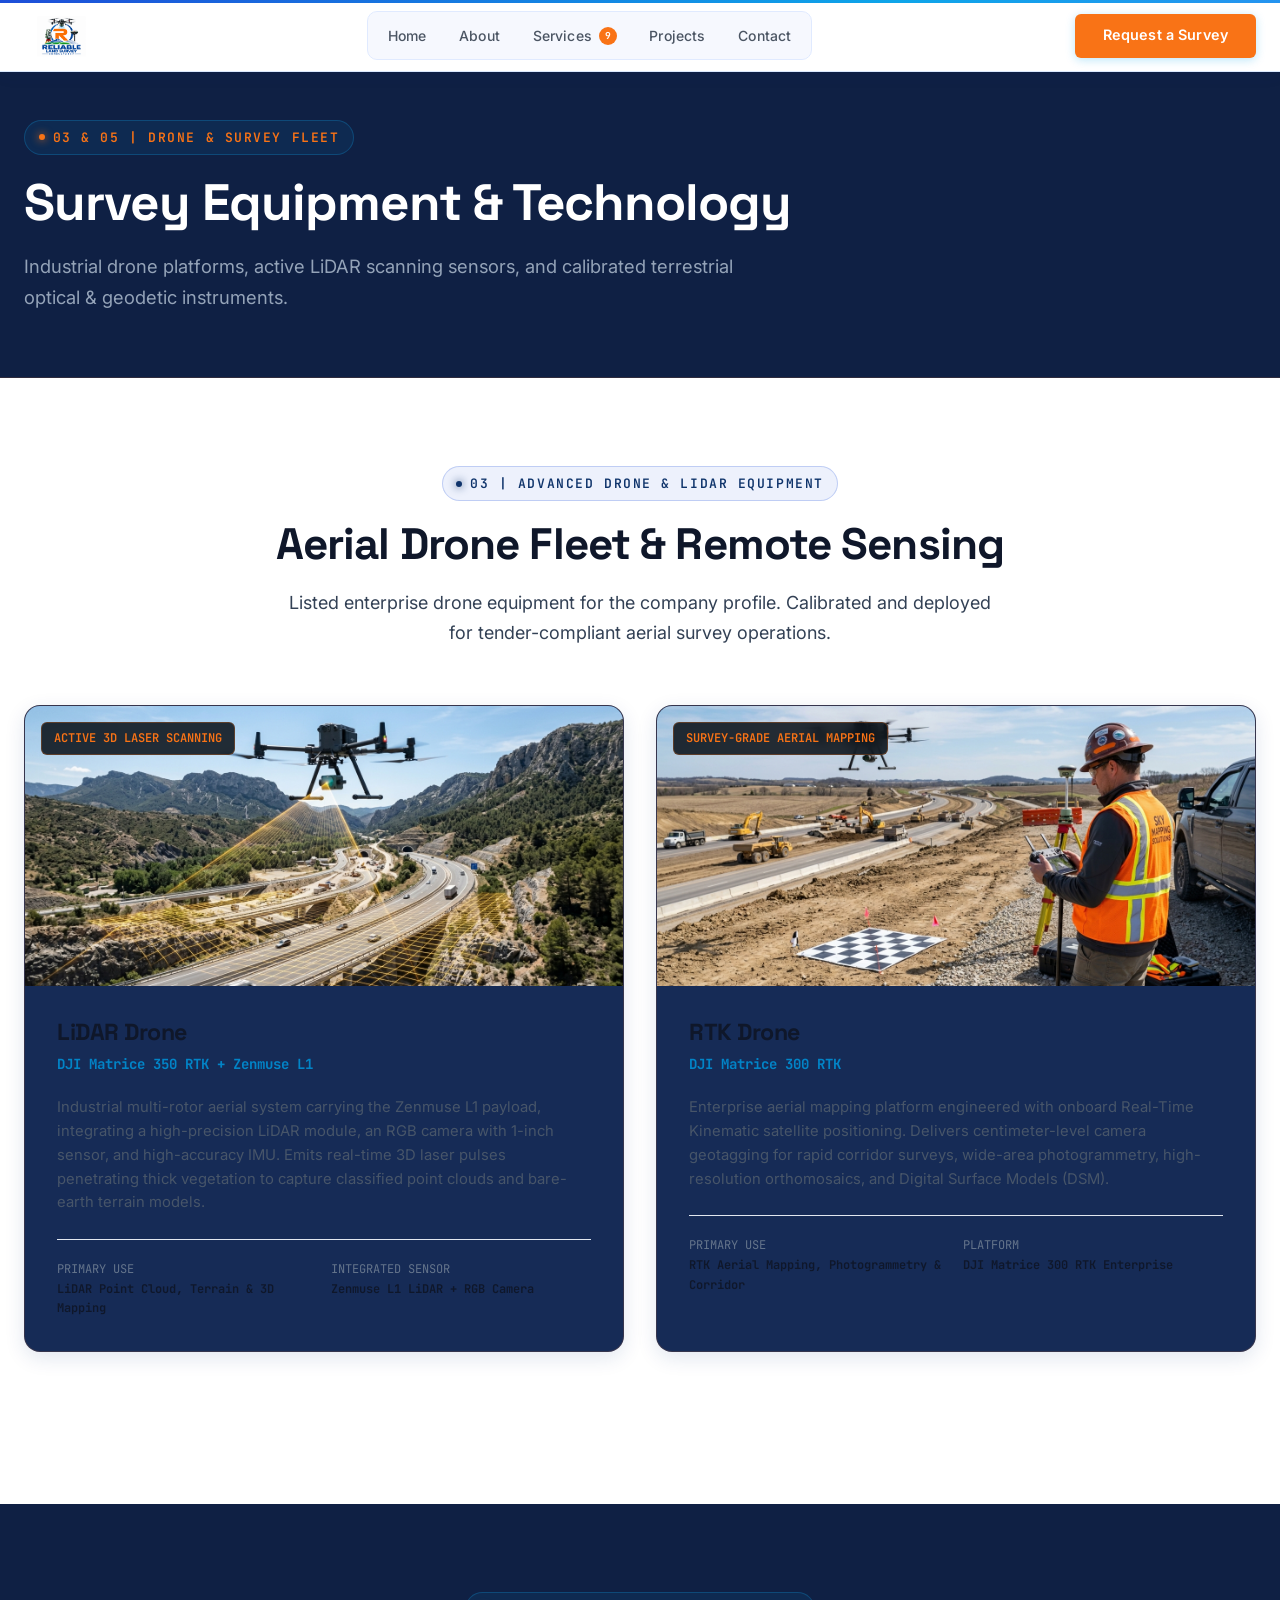
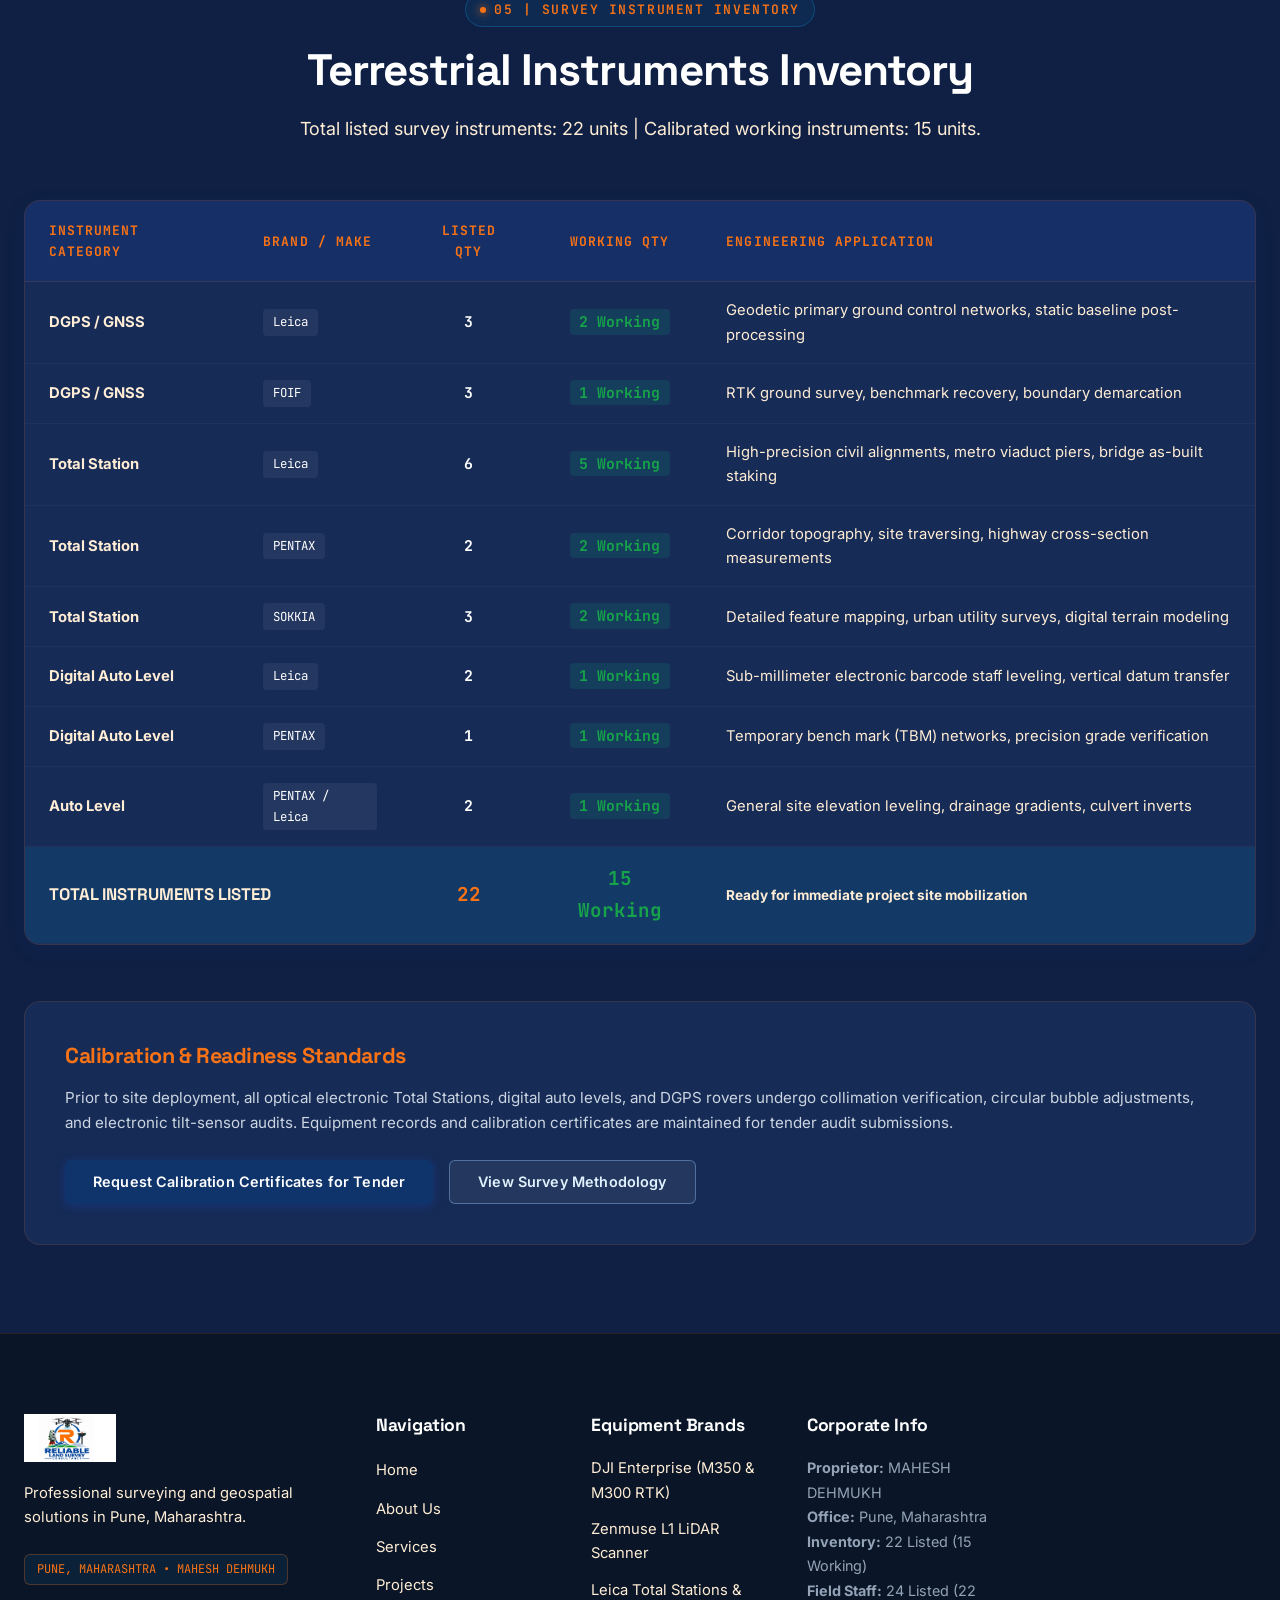
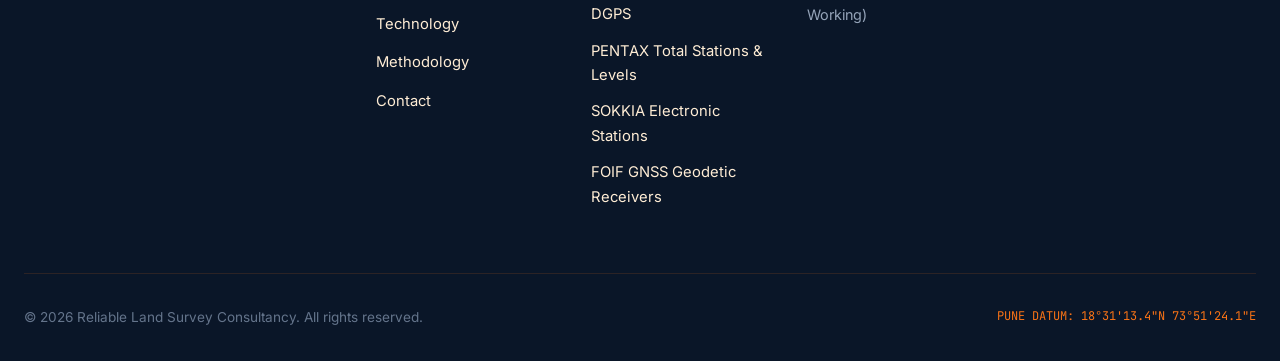
<file: equipment.html>
<!DOCTYPE html>
<html lang="en">
<head>
  <meta charset="UTF-8">
  <meta name="viewport" content="width=device-width, initial-scale=1.0">
  <title>Equipment & Technology | Reliable Land Survey Consultancy</title>
  <meta name="description" content="Explore our surveying equipment fleet: DJI Matrice 350 RTK with Zenmuse L1 LiDAR, DJI Matrice 300 RTK, Leica, FOIF, Pentax, and Sokkia Total Stations in Pune.">
  <link rel="icon" type="image/svg+xml" href="assets/images/logo-icon.svg">

  <link rel="preconnect" href="https://fonts.googleapis.com">
  <link rel="preconnect" href="https://fonts.gstatic.com">

  <link rel="stylesheet" href="css/style.css">
  <link rel="stylesheet" href="css/responsive.css">
</head>
<body>

  <!-- Site Header -->
  <header class="site-header header-light" id="site-header">
    <div class="container header-container">
      <a href="index.html" class="brand-link" aria-label="Reliable Land Survey Consultancy Home">
        <img src="assets/images/new_logo.png" alt="Reliable Land Survey Consultancy Logo" class="logo-img">
      </a>
      <nav class="nav-menu" id="primary-navigation" aria-label="Main Navigation">
        <a href="index.html" class="nav-link">Home</a>
        <a href="about.html" class="nav-link">About</a>
        <a href="services.html" class="nav-link">Services <span class="nav-badge">9</span></a>
        <a href="projects.html" class="nav-link">Projects</a>
        <a href="contact.html" class="nav-link">Contact</a>
        <a href="contact.html" class="btn btn-accent mobile-cta-btn">Request a Survey</a>
      </nav>



      <div class="header-actions">
        <a href="contact.html" class="btn btn-accent header-cta">Request a Survey</a>
        <button class="mobile-toggle" id="mobile-toggle" aria-label="Toggle navigation menu" aria-expanded="false" aria-controls="primary-navigation">
          <span></span>
          <span></span>
          <span></span>
        </button>
      </div>
    </div>
  </header>

  <!-- Page Banner -->
  <section style="padding-top: calc(var(--header-height) + 3rem); padding-bottom: 4rem; background: var(--bg-surface); color: #ffffff; border-bottom: 1px solid var(--border-dark);">
    <div class="container">
      <span class="section-tag dark">03 &amp; 05 | DRONE &amp; SURVEY FLEET</span>
      <h1 style="font-size: clamp(2.2rem, 4vw, 3.2rem); margin-bottom: 1rem; color: #ffffff;">Survey Equipment &amp; Technology</h1>
      <p style="font-size: 1.15rem; color: #94a3b8; max-width: 760px; line-height: 1.7;">
        Industrial drone platforms, active LiDAR scanning sensors, and calibrated terrestrial optical &amp; geodetic instruments.
      </p>
    </div>
  </section>

  <!-- Section 1: Advanced Drone & LiDAR Fleet -->
  <section style="padding: 5.5rem 0; background: #ffffff;">
    <div class="container">
      <div class="section-header text-center">
        <span class="section-tag">03 | ADVANCED DRONE &amp; LIDAR EQUIPMENT</span>
        <h2 class="section-title">Aerial Drone Fleet &amp; Remote Sensing</h2>
        <p class="section-desc">
          Listed enterprise drone equipment for the company profile. Calibrated and deployed for tender-compliant aerial survey operations.
        </p>
      </div>

      <div class="drone-fleet-grid">
        <!-- 1. LiDAR Drone -->
        <div class="fleet-card" style="box-shadow: var(--shadow-md);">
          <div class="fleet-img-wrap" style="height: 280px;">
            <img src="assets/images/drone-lidar-survey.jpg" alt="DJI Matrice 350 RTK with Zenmuse L1 LiDAR" width="600" height="300">
            <div class="fleet-badge">ACTIVE 3D LASER SCANNING</div>
          </div>
          <div class="fleet-body">
            <h3 class="fleet-name" style="color: #0f172a;">LiDAR Drone</h3>
            <div class="fleet-payload" style="color: #0284c7; font-weight: 700;">DJI Matrice 350 RTK + Zenmuse L1</div>
            <p class="fleet-desc" style="color: #475569;">
              Industrial multi-rotor aerial system carrying the Zenmuse L1 payload, integrating a high-precision LiDAR module, an RGB camera with 1-inch sensor, and high-accuracy IMU. Emits real-time 3D laser pulses penetrating thick vegetation to capture classified point clouds and bare-earth terrain models.
            </p>
            <div class="fleet-specs" style="border-color: var(--border-light);">
              <div class="spec-item">
                <span class="spec-key" style="color: #64748b;">PRIMARY USE</span>
                <span class="spec-val" style="color: #0f172a;">LiDAR Point Cloud, Terrain &amp; 3D Mapping</span>
              </div>
              <div class="spec-item">
                <span class="spec-key" style="color: #64748b;">INTEGRATED SENSOR</span>
                <span class="spec-val" style="color: #0f172a;">Zenmuse L1 LiDAR + RGB Camera</span>
              </div>
            </div>
          </div>
        </div>

        <!-- 2. RTK Drone -->
        <div class="fleet-card" style="box-shadow: var(--shadow-md);">
          <div class="fleet-img-wrap" style="height: 280px;">
            <img src="assets/images/drone-photogrammetry-gcp.jpg" alt="DJI Matrice 300 RTK" width="600" height="300">
            <div class="fleet-badge">SURVEY-GRADE AERIAL MAPPING</div>
          </div>
          <div class="fleet-body">
            <h3 class="fleet-name" style="color: #0f172a;">RTK Drone</h3>
            <div class="fleet-payload" style="color: #0284c7; font-weight: 700;">DJI Matrice 300 RTK</div>
            <p class="fleet-desc" style="color: #475569;">
              Enterprise aerial mapping platform engineered with onboard Real-Time Kinematic satellite positioning. Delivers centimeter-level camera geotagging for rapid corridor surveys, wide-area photogrammetry, high-resolution orthomosaics, and Digital Surface Models (DSM).
            </p>
            <div class="fleet-specs" style="border-color: var(--border-light);">
              <div class="spec-item">
                <span class="spec-key" style="color: #64748b;">PRIMARY USE</span>
                <span class="spec-val" style="color: #0f172a;">RTK Aerial Mapping, Photogrammetry &amp; Corridor</span>
              </div>
              <div class="spec-item">
                <span class="spec-key" style="color: #64748b;">PLATFORM</span>
                <span class="spec-val" style="color: #0f172a;">DJI Matrice 300 RTK Enterprise</span>
              </div>
            </div>
          </div>
        </div>
      </div>
    </div>
  </section>

  <!-- Section 2: Complete Survey Instruments Table & Breakdown -->
  <section style="padding: 5.5rem 0; background: var(--bg-surface); color: #ffffff;">
    <div class="container">
      <div class="section-header text-center">
        <span class="section-tag dark">05 | SURVEY INSTRUMENT INVENTORY</span>
        <h2 class="section-title light">Terrestrial Instruments Inventory</h2>
        <p class="section-desc light">
          Total listed survey instruments: 22 units | Calibrated working instruments: 15 units.
        </p>
      </div>

      <div class="instruments-table-wrapper" style="margin-bottom: 3.5rem;">
        <table class="instruments-table">
          <thead>
            <tr>
              <th>Instrument Category</th>
              <th>Brand / Make</th>
              <th style="text-align: center;">Listed Qty</th>
              <th style="text-align: center;">Working Qty</th>
              <th>Engineering Application</th>
            </tr>
          </thead>
          <tbody>
            <tr>
              <td><strong>DGPS / GNSS</strong></td>
              <td><span class="brand-tag">Leica</span></td>
              <td style="text-align: center;" class="qty-pill">3</td>
              <td style="text-align: center;"><span class="working-pill">2 Working</span></td>
              <td>Geodetic primary ground control networks, static baseline post-processing</td>
            </tr>
            <tr>
              <td><strong>DGPS / GNSS</strong></td>
              <td><span class="brand-tag">FOIF</span></td>
              <td style="text-align: center;" class="qty-pill">3</td>
              <td style="text-align: center;"><span class="working-pill">1 Working</span></td>
              <td>RTK ground survey, benchmark recovery, boundary demarcation</td>
            </tr>
            <tr>
              <td><strong>Total Station</strong></td>
              <td><span class="brand-tag">Leica</span></td>
              <td style="text-align: center;" class="qty-pill">6</td>
              <td style="text-align: center;"><span class="working-pill">5 Working</span></td>
              <td>High-precision civil alignments, metro viaduct piers, bridge as-built staking</td>
            </tr>
            <tr>
              <td><strong>Total Station</strong></td>
              <td><span class="brand-tag">PENTAX</span></td>
              <td style="text-align: center;" class="qty-pill">2</td>
              <td style="text-align: center;"><span class="working-pill">2 Working</span></td>
              <td>Corridor topography, site traversing, highway cross-section measurements</td>
            </tr>
            <tr>
              <td><strong>Total Station</strong></td>
              <td><span class="brand-tag">SOKKIA</span></td>
              <td style="text-align: center;" class="qty-pill">3</td>
              <td style="text-align: center;"><span class="working-pill">2 Working</span></td>
              <td>Detailed feature mapping, urban utility surveys, digital terrain modeling</td>
            </tr>
            <tr>
              <td><strong>Digital Auto Level</strong></td>
              <td><span class="brand-tag">Leica</span></td>
              <td style="text-align: center;" class="qty-pill">2</td>
              <td style="text-align: center;"><span class="working-pill">1 Working</span></td>
              <td>Sub-millimeter electronic barcode staff leveling, vertical datum transfer</td>
            </tr>
            <tr>
              <td><strong>Digital Auto Level</strong></td>
              <td><span class="brand-tag">PENTAX</span></td>
              <td style="text-align: center;" class="qty-pill">1</td>
              <td style="text-align: center;"><span class="working-pill">1 Working</span></td>
              <td>Temporary bench mark (TBM) networks, precision grade verification</td>
            </tr>
            <tr>
              <td><strong>Auto Level</strong></td>
              <td><span class="brand-tag">PENTAX / Leica</span></td>
              <td style="text-align: center;" class="qty-pill">2</td>
              <td style="text-align: center;"><span class="working-pill">1 Working</span></td>
              <td>General site elevation leveling, drainage gradients, culvert inverts</td>
            </tr>
          </tbody>
          <tfoot>
            <tr style="background: rgba(2, 132, 199, 0.15); font-weight: 700; color: #ffffff;">
              <td colspan="2" style="font-family: var(--font-heading); font-size: 1.05rem;">TOTAL INSTRUMENTS LISTED</td>
              <td style="text-align: center; color: var(--cyan-accent); font-family: var(--font-mono); font-size: 1.2rem;">22</td>
              <td style="text-align: center; color: var(--tech-green); font-family: var(--font-mono); font-size: 1.2rem;">15 Working</td>
              <td style="color: var(--text-secondary); font-size: 0.85rem;">Ready for immediate project site mobilization</td>
            </tr>
          </tfoot>
        </table>
      </div>

      <!-- Instrument Calibration & Maintenance Standards -->
      <div style="background: var(--bg-surface-elevated); border: 1px solid var(--border-dark); border-radius: var(--radius-lg); padding: 2.5rem;">
        <h3 style="font-size: 1.35rem; color: var(--cyan-accent); margin-bottom: 1rem;">Calibration &amp; Readiness Standards</h3>
        <p style="color: #cbd5e1; font-size: 0.95rem; line-height: 1.7; margin-bottom: 1.5rem;">
          Prior to site deployment, all optical electronic Total Stations, digital auto levels, and DGPS rovers undergo collimation verification, circular bubble adjustments, and electronic tilt-sensor audits. Equipment records and calibration certificates are maintained for tender audit submissions.
        </p>
        <div style="display: flex; gap: 1rem; flex-wrap: wrap;">
          <a href="contact.html?subject=Equipment%20Calibration%20Records" class="btn btn-primary">Request Calibration Certificates for Tender</a>
          <a href="methodology.html" class="btn btn-secondary dark">View Survey Methodology</a>
        </div>
      </div>
    </div>
  </section>

  <!-- Footer -->
  <footer class="site-footer">
    <div class="container">
      <div class="footer-grid">
        <div class="footer-brand">
          <img src="assets/images/new_logo.png" alt="Reliable Land Survey Consultancy" class="footer-logo">
          <p class="footer-tagline">
            Professional surveying and geospatial solutions in Pune, Maharashtra.
          </p>
          <div class="footer-tech-tag">PUNE, MAHARASHTRA • MAHESH DEHMUKH</div>
        </div>
        <div>
          <h4 class="footer-col-title">Navigation</h4>
          <ul class="footer-nav-list">
            <li><a href="index.html" class="footer-nav-link">Home</a></li>
            <li><a href="about.html" class="footer-nav-link">About Us</a></li>
            <li><a href="services.html" class="footer-nav-link">Services</a></li>
            <li><a href="projects.html" class="footer-nav-link">Projects</a></li>
            <li><a href="equipment.html" class="footer-nav-link">Technology</a></li>
            <li><a href="methodology.html" class="footer-nav-link">Methodology</a></li>
            <li><a href="contact.html" class="footer-nav-link">Contact</a></li>
          </ul>
        </div>
        <div>
          <h4 class="footer-col-title">Equipment Brands</h4>
          <ul class="footer-nav-list">
            <li><a href="equipment.html" class="footer-nav-link">DJI Enterprise (M350 &amp; M300 RTK)</a></li>
            <li><a href="equipment.html" class="footer-nav-link">Zenmuse L1 LiDAR Scanner</a></li>
            <li><a href="equipment.html" class="footer-nav-link">Leica Total Stations &amp; DGPS</a></li>
            <li><a href="equipment.html" class="footer-nav-link">PENTAX Total Stations &amp; Levels</a></li>
            <li><a href="equipment.html" class="footer-nav-link">SOKKIA Electronic Stations</a></li>
            <li><a href="equipment.html" class="footer-nav-link">FOIF GNSS Geodetic Receivers</a></li>
          </ul>
        </div>
        <div>
          <h4 class="footer-col-title">Corporate Info</h4>
          <div style="font-size: 0.9rem; color: #94a3b8; line-height: 1.7;">
            <strong>Proprietor:</strong> MAHESH DEHMUKH<br>
            <strong>Office:</strong> Pune, Maharashtra<br>
            <strong>Inventory:</strong> 22 Listed (15 Working)<br>
            <strong>Field Staff:</strong> 24 Listed (22 Working)
          </div>
        </div>
      </div>
      <div class="footer-bottom">
        <div>&copy; 2026 Reliable Land Survey Consultancy. All rights reserved.</div>
        <div class="footer-coords">PUNE DATUM: 18°31'13.4"N 73°51'24.1"E</div>
      </div>
    </div>
  </footer>

  <script src="js/main.js"></script>
</body>
</html>
</file>
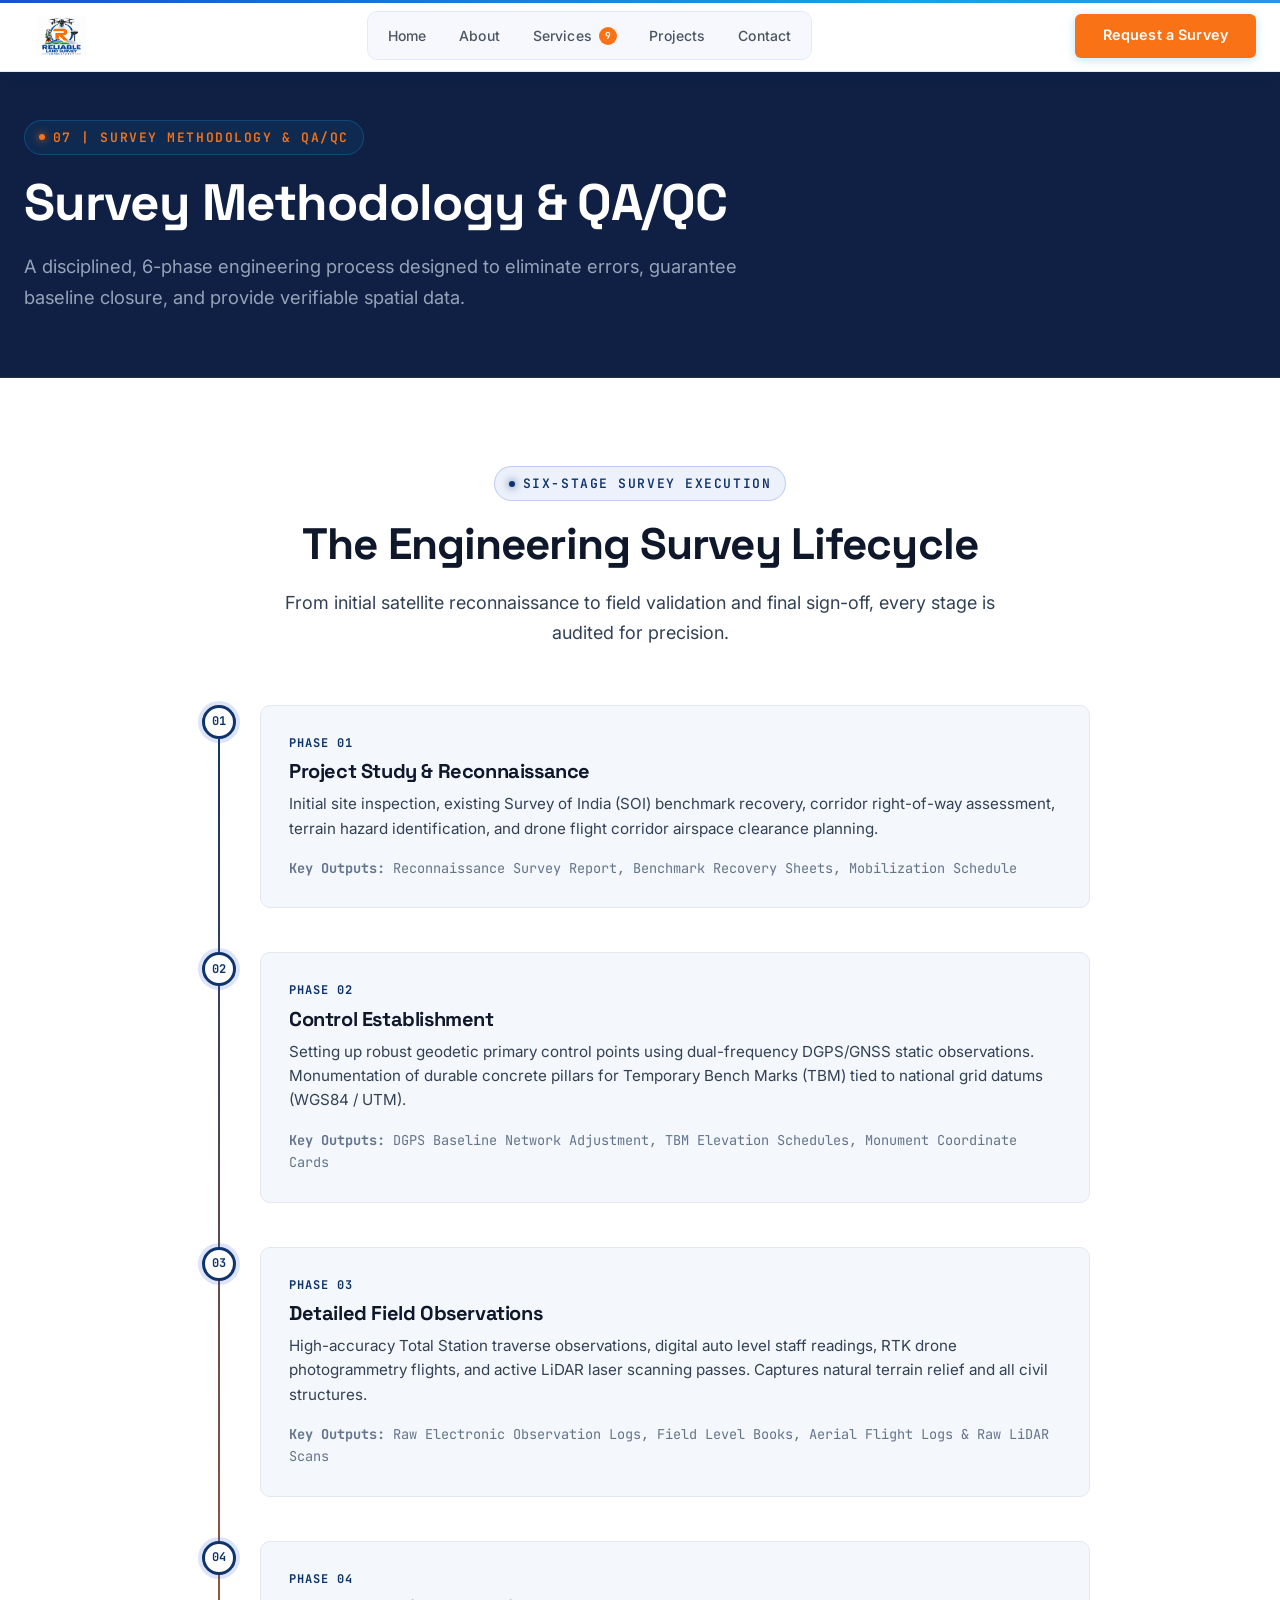
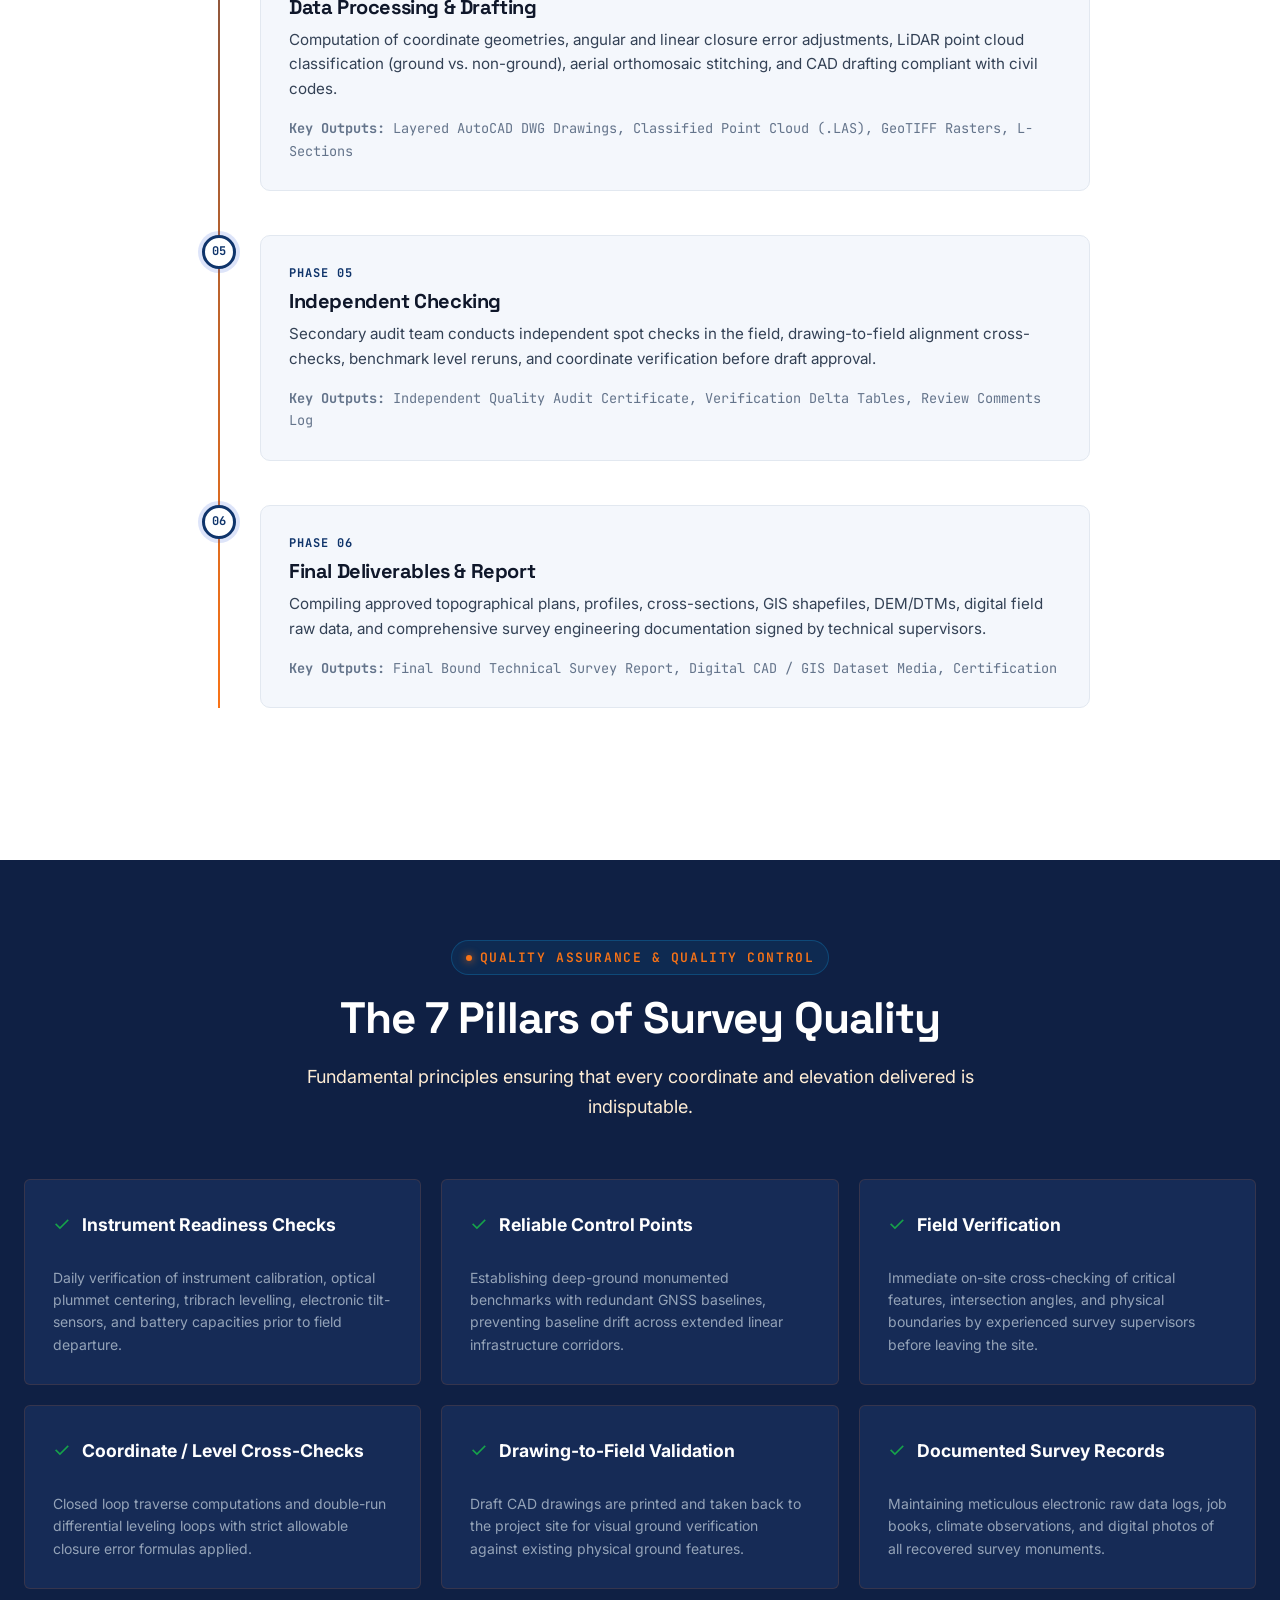
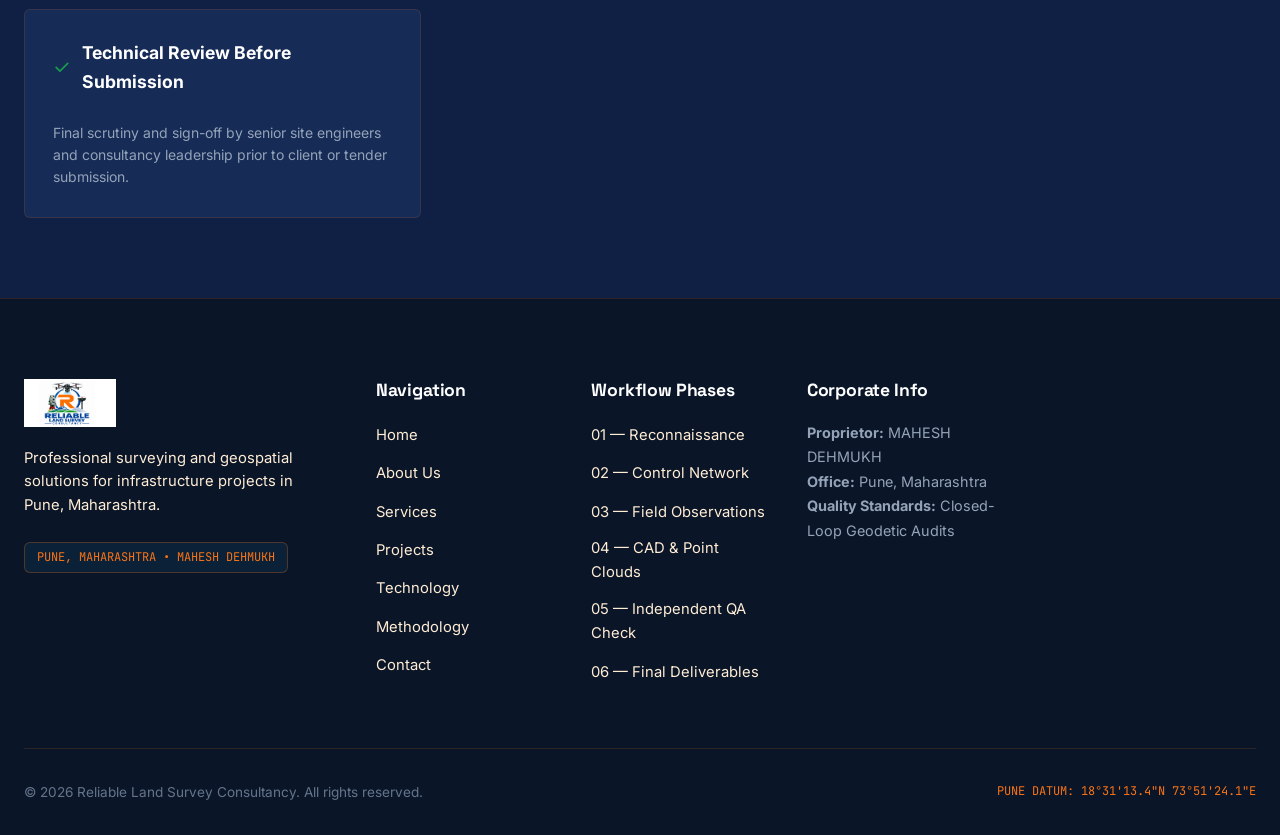
<file: methodology.html>
<!DOCTYPE html>
<html lang="en">
<head>
  <meta charset="UTF-8">
  <meta name="viewport" content="width=device-width, initial-scale=1.0">
  <title>Survey Methodology & QA/QC | Reliable Land Survey Consultancy</title>
  <meta name="description" content="Structured 6-phase survey methodology and QA/QC quality assurance workflow practiced by Reliable Land Survey Consultancy in Pune, Maharashtra.">
  <link rel="icon" type="image/svg+xml" href="assets/images/logo-icon.svg">

  <link rel="preconnect" href="https://fonts.googleapis.com">
  <link rel="preconnect" href="https://fonts.gstatic.com">

  <link rel="stylesheet" href="css/style.css">
  <link rel="stylesheet" href="css/responsive.css">
</head>
<body>

  <!-- Site Header -->
  <header class="site-header header-light" id="site-header">
    <div class="container header-container">
      <a href="index.html" class="brand-link" aria-label="Reliable Land Survey Consultancy Home">
        <img src="assets/images/new_logo.png" alt="Reliable Land Survey Consultancy Logo" class="logo-img">
      </a>
      <nav class="nav-menu" id="primary-navigation" aria-label="Main Navigation">
        <a href="index.html" class="nav-link">Home</a>
        <a href="about.html" class="nav-link">About</a>
        <a href="services.html" class="nav-link">Services <span class="nav-badge">9</span></a>
        <a href="projects.html" class="nav-link">Projects</a>
        <a href="contact.html" class="nav-link">Contact</a>
        <a href="contact.html" class="btn btn-accent mobile-cta-btn">Request a Survey</a>
      </nav>



      <div class="header-actions">
        <a href="contact.html" class="btn btn-accent header-cta">Request a Survey</a>
        <button class="mobile-toggle" id="mobile-toggle" aria-label="Toggle navigation menu" aria-expanded="false" aria-controls="primary-navigation">
          <span></span>
          <span></span>
          <span></span>
        </button>
      </div>
    </div>
  </header>

  <!-- Page Banner -->
  <section style="padding-top: calc(var(--header-height) + 3rem); padding-bottom: 4rem; background: var(--bg-surface); color: #ffffff; border-bottom: 1px solid var(--border-dark);">
    <div class="container">
      <span class="section-tag dark">07 | SURVEY METHODOLOGY &amp; QA/QC</span>
      <h1 style="font-size: clamp(2.2rem, 4vw, 3.2rem); margin-bottom: 1rem; color: #ffffff;">Survey Methodology &amp; QA/QC</h1>
      <p style="font-size: 1.15rem; color: #94a3b8; max-width: 760px; line-height: 1.7;">
        A disciplined, 6-phase engineering process designed to eliminate errors, guarantee baseline closure, and provide verifiable spatial data.
      </p>
    </div>
  </section>

  <!-- Process Timeline Section -->
  <section style="padding: 5.5rem 0; background: #ffffff;">
    <div class="container">
      <div class="section-header text-center">
        <span class="section-tag">SIX-STAGE SURVEY EXECUTION</span>
        <h2 class="section-title">The Engineering Survey Lifecycle</h2>
        <p class="section-desc">
          From initial satellite reconnaissance to field validation and final sign-off, every stage is audited for precision.
        </p>
      </div>

      <div class="timeline-wrapper">
        <!-- 01 -->
        <div class="timeline-item">
          <div class="timeline-marker">01</div>
          <div class="timeline-card">
            <div class="timeline-step-tag">PHASE 01</div>
            <h3 class="timeline-step-title">Project Study &amp; Reconnaissance</h3>
            <p class="timeline-step-desc">
              Initial site inspection, existing Survey of India (SOI) benchmark recovery, corridor right-of-way assessment, terrain hazard identification, and drone flight corridor airspace clearance planning.
            </p>
            <div style="margin-top: 1rem; font-size: 0.85rem; color: #64748b; font-family: var(--font-mono);">
              <strong>Key Outputs:</strong> Reconnaissance Survey Report, Benchmark Recovery Sheets, Mobilization Schedule
            </div>
          </div>
        </div>

        <!-- 02 -->
        <div class="timeline-item">
          <div class="timeline-marker">02</div>
          <div class="timeline-card">
            <div class="timeline-step-tag">PHASE 02</div>
            <h3 class="timeline-step-title">Control Establishment</h3>
            <p class="timeline-step-desc">
              Setting up robust geodetic primary control points using dual-frequency DGPS/GNSS static observations. Monumentation of durable concrete pillars for Temporary Bench Marks (TBM) tied to national grid datums (WGS84 / UTM).
            </p>
            <div style="margin-top: 1rem; font-size: 0.85rem; color: #64748b; font-family: var(--font-mono);">
              <strong>Key Outputs:</strong> DGPS Baseline Network Adjustment, TBM Elevation Schedules, Monument Coordinate Cards
            </div>
          </div>
        </div>

        <!-- 03 -->
        <div class="timeline-item">
          <div class="timeline-marker">03</div>
          <div class="timeline-card">
            <div class="timeline-step-tag">PHASE 03</div>
            <h3 class="timeline-step-title">Detailed Field Observations</h3>
            <p class="timeline-step-desc">
              High-accuracy Total Station traverse observations, digital auto level staff readings, RTK drone photogrammetry flights, and active LiDAR laser scanning passes. Captures natural terrain relief and all civil structures.
            </p>
            <div style="margin-top: 1rem; font-size: 0.85rem; color: #64748b; font-family: var(--font-mono);">
              <strong>Key Outputs:</strong> Raw Electronic Observation Logs, Field Level Books, Aerial Flight Logs &amp; Raw LiDAR Scans
            </div>
          </div>
        </div>

        <!-- 04 -->
        <div class="timeline-item">
          <div class="timeline-marker">04</div>
          <div class="timeline-card">
            <div class="timeline-step-tag">PHASE 04</div>
            <h3 class="timeline-step-title">Data Processing &amp; Drafting</h3>
            <p class="timeline-step-desc">
              Computation of coordinate geometries, angular and linear closure error adjustments, LiDAR point cloud classification (ground vs. non-ground), aerial orthomosaic stitching, and CAD drafting compliant with civil codes.
            </p>
            <div style="margin-top: 1rem; font-size: 0.85rem; color: #64748b; font-family: var(--font-mono);">
              <strong>Key Outputs:</strong> Layered AutoCAD DWG Drawings, Classified Point Cloud (.LAS), GeoTIFF Rasters, L-Sections
            </div>
          </div>
        </div>

        <!-- 05 -->
        <div class="timeline-item">
          <div class="timeline-marker">05</div>
          <div class="timeline-card">
            <div class="timeline-step-tag">PHASE 05</div>
            <h3 class="timeline-step-title">Independent Checking</h3>
            <p class="timeline-step-desc">
              Secondary audit team conducts independent spot checks in the field, drawing-to-field alignment cross-checks, benchmark level reruns, and coordinate verification before draft approval.
            </p>
            <div style="margin-top: 1rem; font-size: 0.85rem; color: #64748b; font-family: var(--font-mono);">
              <strong>Key Outputs:</strong> Independent Quality Audit Certificate, Verification Delta Tables, Review Comments Log
            </div>
          </div>
        </div>

        <!-- 06 -->
        <div class="timeline-item">
          <div class="timeline-marker">06</div>
          <div class="timeline-card">
            <div class="timeline-step-tag">PHASE 06</div>
            <h3 class="timeline-step-title">Final Deliverables &amp; Report</h3>
            <p class="timeline-step-desc">
              Compiling approved topographical plans, profiles, cross-sections, GIS shapefiles, DEM/DTMs, digital field raw data, and comprehensive survey engineering documentation signed by technical supervisors.
            </p>
            <div style="margin-top: 1rem; font-size: 0.85rem; color: #64748b; font-family: var(--font-mono);">
              <strong>Key Outputs:</strong> Final Bound Technical Survey Report, Digital CAD / GIS Dataset Media, Certification
            </div>
          </div>
        </div>
      </div>
    </div>
  </section>

  <!-- Quality Principles Detailed Section -->
  <section style="padding: 5rem 0; background: var(--bg-surface); color: #ffffff;">
    <div class="container">
      <div class="section-header text-center">
        <span class="section-tag dark">QUALITY ASSURANCE &amp; QUALITY CONTROL</span>
        <h2 class="section-title light">The 7 Pillars of Survey Quality</h2>
        <p class="section-desc light">
          Fundamental principles ensuring that every coordinate and elevation delivered is indisputable.
        </p>
      </div>

      <div class="qa-principles-grid" style="grid-template-columns: repeat(auto-fit, minmax(320px, 1fr));">
        <div class="qa-principle-card" style="padding: 1.75rem; flex-direction: column; align-items: flex-start;">
          <div style="display: flex; align-items: center; gap: 0.75rem; margin-bottom: 0.75rem;">
            <span class="check-bullet" style="font-size: 1.25rem;">✓</span>
            <strong style="font-size: 1.1rem; color: #ffffff;">Instrument Readiness Checks</strong>
          </div>
          <p style="font-size: 0.875rem; color: #94a3b8; line-height: 1.6;">
            Daily verification of instrument calibration, optical plummet centering, tribrach levelling, electronic tilt-sensors, and battery capacities prior to field departure.
          </p>
        </div>

        <div class="qa-principle-card" style="padding: 1.75rem; flex-direction: column; align-items: flex-start;">
          <div style="display: flex; align-items: center; gap: 0.75rem; margin-bottom: 0.75rem;">
            <span class="check-bullet" style="font-size: 1.25rem;">✓</span>
            <strong style="font-size: 1.1rem; color: #ffffff;">Reliable Control Points</strong>
          </div>
          <p style="font-size: 0.875rem; color: #94a3b8; line-height: 1.6;">
            Establishing deep-ground monumented benchmarks with redundant GNSS baselines, preventing baseline drift across extended linear infrastructure corridors.
          </p>
        </div>

        <div class="qa-principle-card" style="padding: 1.75rem; flex-direction: column; align-items: flex-start;">
          <div style="display: flex; align-items: center; gap: 0.75rem; margin-bottom: 0.75rem;">
            <span class="check-bullet" style="font-size: 1.25rem;">✓</span>
            <strong style="font-size: 1.1rem; color: #ffffff;">Field Verification</strong>
          </div>
          <p style="font-size: 0.875rem; color: #94a3b8; line-height: 1.6;">
            Immediate on-site cross-checking of critical features, intersection angles, and physical boundaries by experienced survey supervisors before leaving the site.
          </p>
        </div>

        <div class="qa-principle-card" style="padding: 1.75rem; flex-direction: column; align-items: flex-start;">
          <div style="display: flex; align-items: center; gap: 0.75rem; margin-bottom: 0.75rem;">
            <span class="check-bullet" style="font-size: 1.25rem;">✓</span>
            <strong style="font-size: 1.1rem; color: #ffffff;">Coordinate / Level Cross-Checks</strong>
          </div>
          <p style="font-size: 0.875rem; color: #94a3b8; line-height: 1.6;">
            Closed loop traverse computations and double-run differential leveling loops with strict allowable closure error formulas applied.
          </p>
        </div>

        <div class="qa-principle-card" style="padding: 1.75rem; flex-direction: column; align-items: flex-start;">
          <div style="display: flex; align-items: center; gap: 0.75rem; margin-bottom: 0.75rem;">
            <span class="check-bullet" style="font-size: 1.25rem;">✓</span>
            <strong style="font-size: 1.1rem; color: #ffffff;">Drawing-to-Field Validation</strong>
          </div>
          <p style="font-size: 0.875rem; color: #94a3b8; line-height: 1.6;">
            Draft CAD drawings are printed and taken back to the project site for visual ground verification against existing physical ground features.
          </p>
        </div>

        <div class="qa-principle-card" style="padding: 1.75rem; flex-direction: column; align-items: flex-start;">
          <div style="display: flex; align-items: center; gap: 0.75rem; margin-bottom: 0.75rem;">
            <span class="check-bullet" style="font-size: 1.25rem;">✓</span>
            <strong style="font-size: 1.1rem; color: #ffffff;">Documented Survey Records</strong>
          </div>
          <p style="font-size: 0.875rem; color: #94a3b8; line-height: 1.6;">
            Maintaining meticulous electronic raw data logs, job books, climate observations, and digital photos of all recovered survey monuments.
          </p>
        </div>

        <div class="qa-principle-card" style="padding: 1.75rem; flex-direction: column; align-items: flex-start;">
          <div style="display: flex; align-items: center; gap: 0.75rem; margin-bottom: 0.75rem;">
            <span class="check-bullet" style="font-size: 1.25rem;">✓</span>
            <strong style="font-size: 1.1rem; color: #ffffff;">Technical Review Before Submission</strong>
          </div>
          <p style="font-size: 0.875rem; color: #94a3b8; line-height: 1.6;">
            Final scrutiny and sign-off by senior site engineers and consultancy leadership prior to client or tender submission.
          </p>
        </div>
      </div>
    </div>
  </section>

  <!-- Footer -->
  <footer class="site-footer">
    <div class="container">
      <div class="footer-grid">
        <div class="footer-brand">
          <img src="assets/images/new_logo.png" alt="Reliable Land Survey Consultancy" class="footer-logo">
          <p class="footer-tagline">
            Professional surveying and geospatial solutions for infrastructure projects in Pune, Maharashtra.
          </p>
          <div class="footer-tech-tag">PUNE, MAHARASHTRA • MAHESH DEHMUKH</div>
        </div>
        <div>
          <h4 class="footer-col-title">Navigation</h4>
          <ul class="footer-nav-list">
            <li><a href="index.html" class="footer-nav-link">Home</a></li>
            <li><a href="about.html" class="footer-nav-link">About Us</a></li>
            <li><a href="services.html" class="footer-nav-link">Services</a></li>
            <li><a href="projects.html" class="footer-nav-link">Projects</a></li>
            <li><a href="equipment.html" class="footer-nav-link">Technology</a></li>
            <li><a href="methodology.html" class="footer-nav-link">Methodology</a></li>
            <li><a href="contact.html" class="footer-nav-link">Contact</a></li>
          </ul>
        </div>
        <div>
          <h4 class="footer-col-title">Workflow Phases</h4>
          <ul class="footer-nav-list">
            <li><a href="methodology.html" class="footer-nav-link">01 — Reconnaissance</a></li>
            <li><a href="methodology.html" class="footer-nav-link">02 — Control Network</a></li>
            <li><a href="methodology.html" class="footer-nav-link">03 — Field Observations</a></li>
            <li><a href="methodology.html" class="footer-nav-link">04 — CAD &amp; Point Clouds</a></li>
            <li><a href="methodology.html" class="footer-nav-link">05 — Independent QA Check</a></li>
            <li><a href="methodology.html" class="footer-nav-link">06 — Final Deliverables</a></li>
          </ul>
        </div>
        <div>
          <h4 class="footer-col-title">Corporate Info</h4>
          <div style="font-size: 0.9rem; color: #94a3b8; line-height: 1.7;">
            <strong>Proprietor:</strong> MAHESH DEHMUKH<br>
            <strong>Office:</strong> Pune, Maharashtra<br>
            <strong>Quality Standards:</strong> Closed-Loop Geodetic Audits
          </div>
        </div>
      </div>
      <div class="footer-bottom">
        <div>&copy; 2026 Reliable Land Survey Consultancy. All rights reserved.</div>
        <div class="footer-coords">PUNE DATUM: 18°31'13.4"N 73°51'24.1"E</div>
      </div>
    </div>
  </footer>

  <script src="js/main.js"></script>
</body>
</html>
</file>
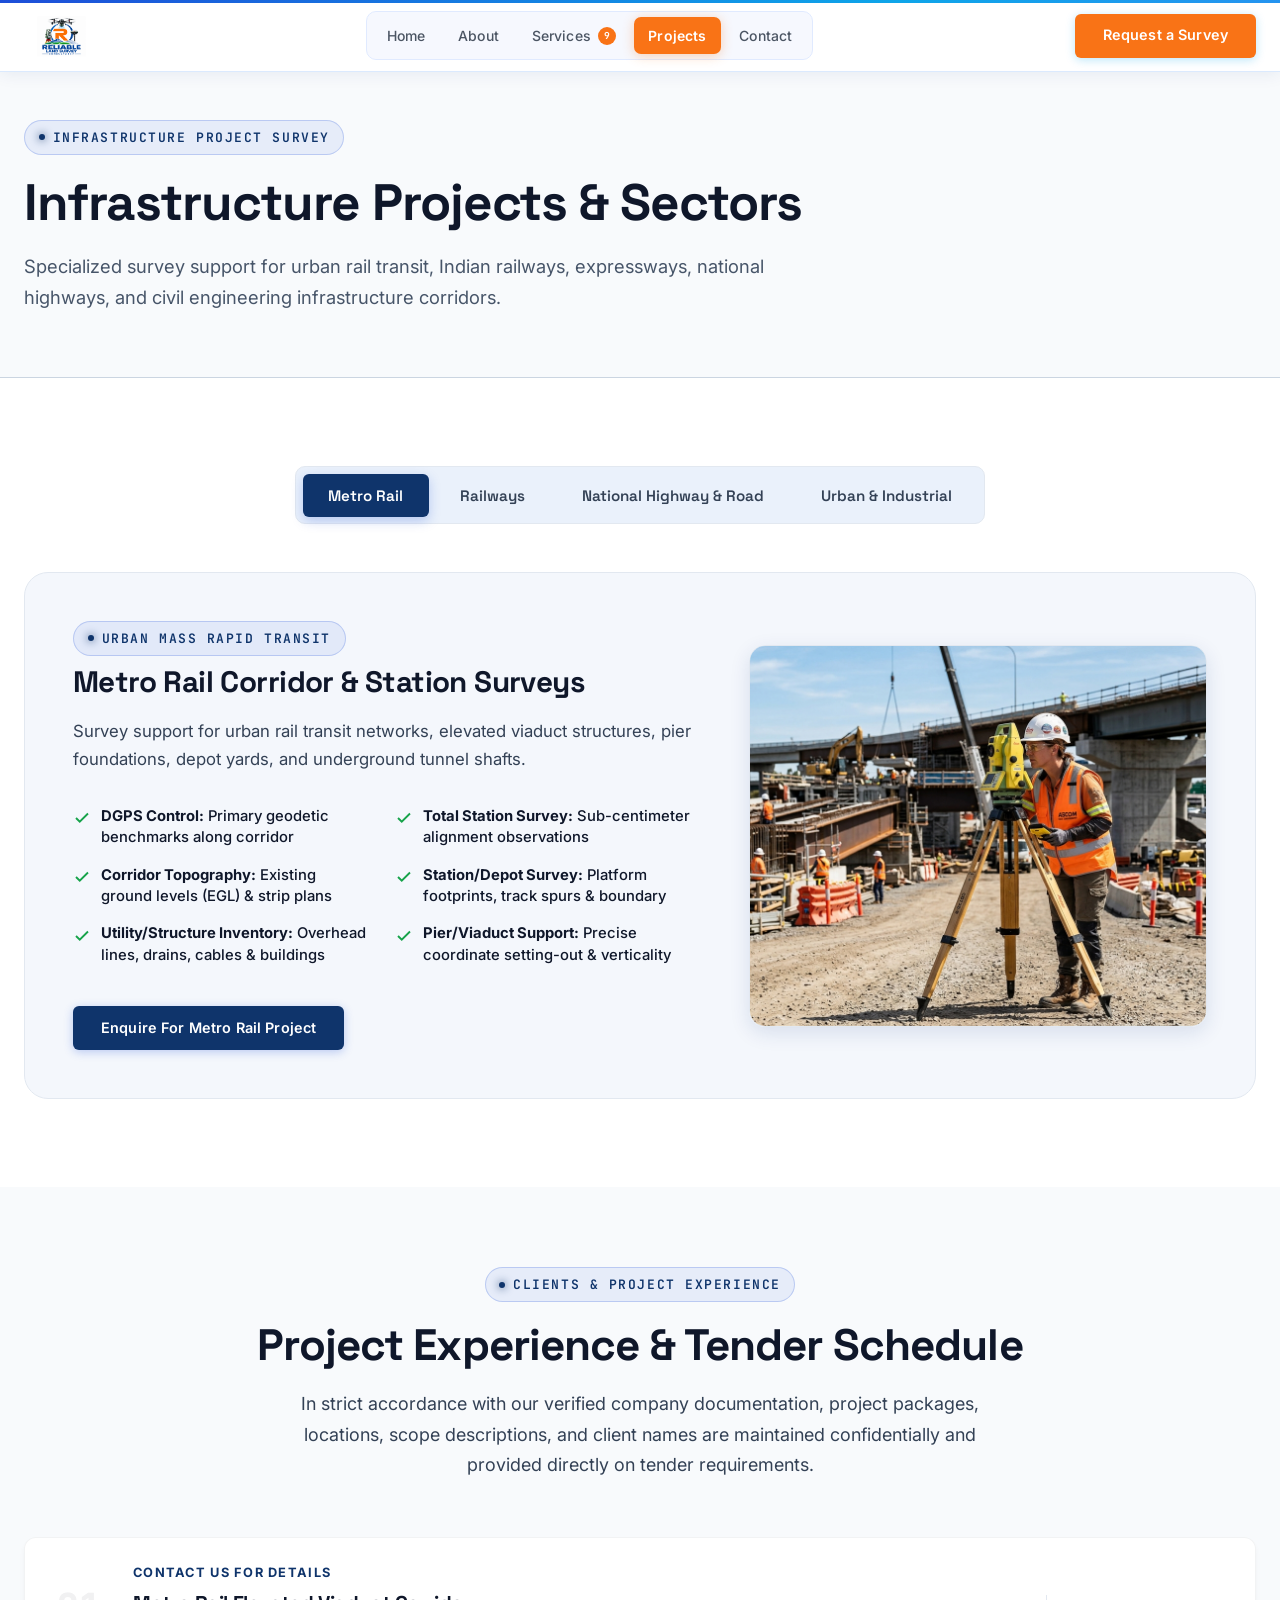
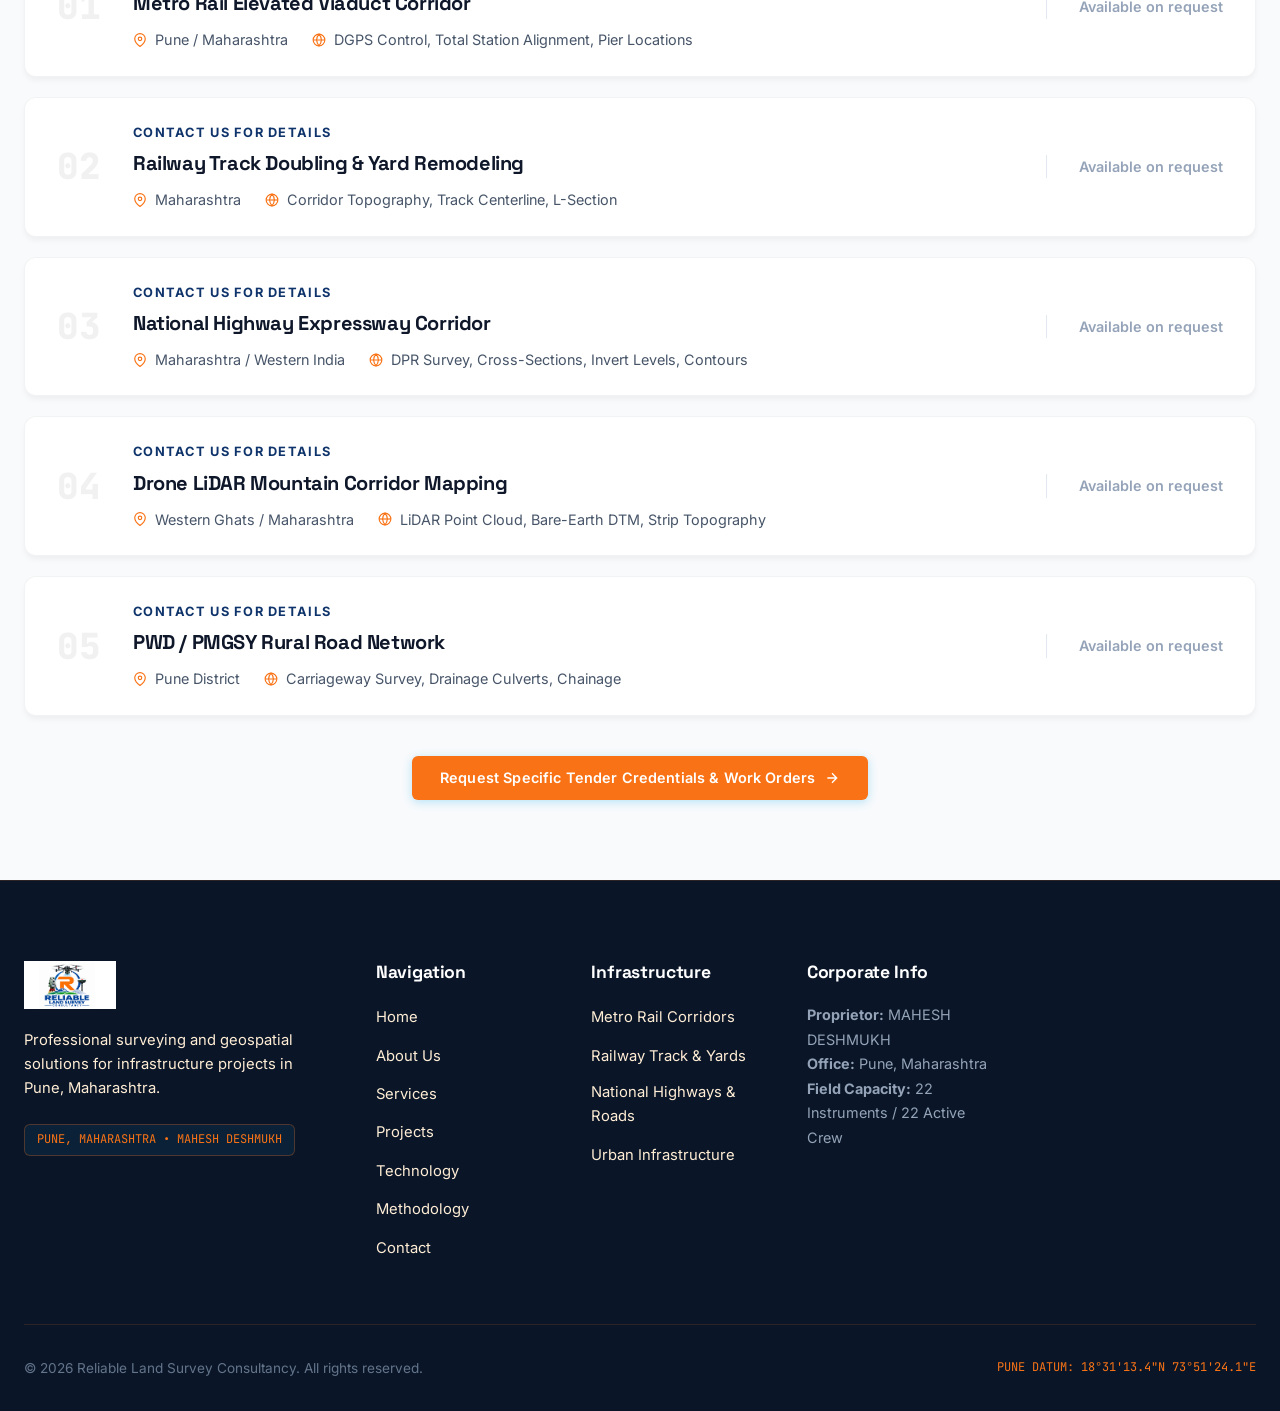
<file: projects.html>
<!DOCTYPE html>
<html lang="en">

<head>
  <meta charset="UTF-8">
  <meta name="viewport" content="width=device-width, initial-scale=1.0">
  <title>Infrastructure Projects & Experience | Reliable Land Survey Consultancy</title>
  <meta name="description"
    content="Infrastructure survey solutions for Metro Rail, Railways, National Highways, and Roads by Reliable Land Survey Consultancy, Pune.">
  <link rel="icon" type="image/svg+xml" href="assets/images/logo-icon.svg">

  <link rel="preconnect" href="https://fonts.googleapis.com">
  <link rel="preconnect" href="https://fonts.gstatic.com">

  <link rel="stylesheet" href="css/style.css">
  <link rel="stylesheet" href="css/responsive.css">
</head>

<body>

  <!-- Site Header -->
  <header class="site-header header-light" id="site-header">
    <div class="container header-container">
      <a href="index.html" class="brand-link" aria-label="Reliable Land Survey Consultancy Home">
        <img src="assets/images/new_logo.png" alt="Reliable Land Survey Consultancy Logo" class="logo-img">
      </a>
      <nav class="nav-menu" id="primary-navigation" aria-label="Main Navigation">
        <a href="index.html" class="nav-link">Home</a>
        <a href="about.html" class="nav-link">About</a>
        <a href="services.html" class="nav-link">Services <span class="nav-badge">9</span></a>
        <a href="projects.html" class="nav-link active">Projects</a>
        <a href="contact.html" class="nav-link">Contact</a>
        <a href="contact.html" class="btn btn-accent mobile-cta-btn">Request a Survey</a>
      </nav>



      <div class="header-actions">
        <a href="contact.html" class="btn btn-accent header-cta">Request a Survey</a>
        <button class="mobile-toggle" id="mobile-toggle" aria-label="Toggle navigation menu" aria-expanded="false"
          aria-controls="primary-navigation">
          <span></span>
          <span></span>
          <span></span>
        </button>
      </div>
    </div>
  </header>

  <!-- Page Banner -->
  <section
    style="padding-top: calc(var(--header-height) + 3rem); padding-bottom: 4rem; background: #f8fafc; color: #0f172a; border-bottom: 1px solid #cbd5e1;">
    <div class="container">
      <span class="section-tag">INFRASTRUCTURE PROJECT SURVEY</span>
      <h1 style="font-size: clamp(2.2rem, 4vw, 3.2rem); margin-bottom: 1rem; color: #0f172a;">Infrastructure Projects
        &amp; Sectors</h1>
      <p style="font-size: 1.15rem; color: #475569; max-width: 760px; line-height: 1.7;">
        Specialized survey support for urban rail transit, Indian railways, expressways, national highways, and civil
        engineering infrastructure corridors.
      </p>
    </div>
  </section>

  <!-- Interactive Sectors Section -->
  <section style="padding: 5.5rem 0; background: #ffffff;">
    <div class="container">

      <!-- Sector Tabs -->
      <div class="tabs-nav-wrapper">
        <div class="tabs-nav" role="tablist">
          <button class="tab-btn active" role="tab" data-target="proj-metro">Metro Rail</button>
          <button class="tab-btn" role="tab" data-target="proj-railway">Railways</button>
          <button class="tab-btn" role="tab" data-target="proj-highway">National Highway &amp; Road</button>
          <button class="tab-btn" role="tab" data-target="proj-infrastructure">Urban &amp; Industrial</button>
        </div>
      </div>

      <!-- Tab 1: Metro Rail -->
      <div class="tab-pane active" id="proj-metro" role="tabpanel">
        <div class="infra-content-card">
          <div>
            <span class="section-tag" style="margin-bottom: 0.5rem;">URBAN MASS RAPID TRANSIT</span>
            <h2 class="infra-title">Metro Rail Corridor &amp; Station Surveys</h2>
            <p class="infra-desc">
              Survey support for urban rail transit networks, elevated viaduct structures, pier foundations, depot
              yards, and underground tunnel shafts.
            </p>
            <div class="infra-feature-grid">
              <div class="infra-feature-item">
                <svg class="infra-check-icon" viewBox="0 0 24 24" fill="none" stroke="currentColor" stroke-width="2.5">
                  <polyline points="20 6 9 17 4 12" />
                </svg>
                <div class="infra-feature-text"><strong>DGPS Control:</strong> Primary geodetic benchmarks along
                  corridor</div>
              </div>
              <div class="infra-feature-item">
                <svg class="infra-check-icon" viewBox="0 0 24 24" fill="none" stroke="currentColor" stroke-width="2.5">
                  <polyline points="20 6 9 17 4 12" />
                </svg>
                <div class="infra-feature-text"><strong>Total Station Survey:</strong> Sub-centimeter alignment
                  observations</div>
              </div>
              <div class="infra-feature-item">
                <svg class="infra-check-icon" viewBox="0 0 24 24" fill="none" stroke="currentColor" stroke-width="2.5">
                  <polyline points="20 6 9 17 4 12" />
                </svg>
                <div class="infra-feature-text"><strong>Corridor Topography:</strong> Existing ground levels (EGL) &amp;
                  strip plans</div>
              </div>
              <div class="infra-feature-item">
                <svg class="infra-check-icon" viewBox="0 0 24 24" fill="none" stroke="currentColor" stroke-width="2.5">
                  <polyline points="20 6 9 17 4 12" />
                </svg>
                <div class="infra-feature-text"><strong>Station/Depot Survey:</strong> Platform footprints, track spurs
                  &amp; boundary</div>
              </div>
              <div class="infra-feature-item">
                <svg class="infra-check-icon" viewBox="0 0 24 24" fill="none" stroke="currentColor" stroke-width="2.5">
                  <polyline points="20 6 9 17 4 12" />
                </svg>
                <div class="infra-feature-text"><strong>Utility/Structure Inventory:</strong> Overhead lines, drains,
                  cables &amp; buildings</div>
              </div>
              <div class="infra-feature-item">
                <svg class="infra-check-icon" viewBox="0 0 24 24" fill="none" stroke="currentColor" stroke-width="2.5">
                  <polyline points="20 6 9 17 4 12" />
                </svg>
                <div class="infra-feature-text"><strong>Pier/Viaduct Support:</strong> Precise coordinate setting-out
                  &amp; verticality</div>
              </div>
            </div>
            <a href="contact.html?service=Railway%20%2F%20Metro%20Survey" class="btn btn-primary">Enquire For Metro Rail
              Project</a>
          </div>
          <div class="infra-visual-wrap">
            <img src="assets/images/total-station-survey.jpg" alt="Metro Rail survey" width="600" height="400">
          </div>
        </div>
      </div>

      <!-- Tab 2: Railway -->
      <div class="tab-pane" id="proj-railway" role="tabpanel">
        <div class="infra-content-card">
          <div>
            <span class="section-tag" style="margin-bottom: 0.5rem;">RAIL INFRASTRUCTURE &amp; CORRIDORS</span>
            <h2 class="infra-title">Railway Track, Alignment &amp; Yard Surveys</h2>
            <p class="infra-desc">
              Extensive route survey execution for broad-gauge track alignments, electrified routes, yard remodeling,
              and dedicated freight corridors.
            </p>
            <div class="infra-feature-grid">
              <div class="infra-feature-item">
                <svg class="infra-check-icon" viewBox="0 0 24 24" fill="none" stroke="currentColor" stroke-width="2.5">
                  <polyline points="20 6 9 17 4 12" />
                </svg>
                <div class="infra-feature-text"><strong>Railway Corridor Topography:</strong> Strip topography and
                  Right-of-Way</div>
              </div>
              <div class="infra-feature-item">
                <svg class="infra-check-icon" viewBox="0 0 24 24" fill="none" stroke="currentColor" stroke-width="2.5">
                  <polyline points="20 6 9 17 4 12" />
                </svg>
                <div class="infra-feature-text"><strong>DGPS Control:</strong> Geodetic baseline reference points</div>
              </div>
              <div class="infra-feature-item">
                <svg class="infra-check-icon" viewBox="0 0 24 24" fill="none" stroke="currentColor" stroke-width="2.5">
                  <polyline points="20 6 9 17 4 12" />
                </svg>
                <div class="infra-feature-text"><strong>Alignment Survey:</strong> Curve transitions, cant, and track
                  centerline</div>
              </div>
              <div class="infra-feature-item">
                <svg class="infra-check-icon" viewBox="0 0 24 24" fill="none" stroke="currentColor" stroke-width="2.5">
                  <polyline points="20 6 9 17 4 12" />
                </svg>
                <div class="infra-feature-text"><strong>Track Centre-Line Support:</strong> Gauge and alignment
                  coordinates</div>
              </div>
              <div class="infra-feature-item">
                <svg class="infra-check-icon" viewBox="0 0 24 24" fill="none" stroke="currentColor" stroke-width="2.5">
                  <polyline points="20 6 9 17 4 12" />
                </svg>
                <div class="infra-feature-text"><strong>Level Survey:</strong> Precision rail top elevation profiles
                </div>
              </div>
              <div class="infra-feature-item">
                <svg class="infra-check-icon" viewBox="0 0 24 24" fill="none" stroke="currentColor" stroke-width="2.5">
                  <polyline points="20 6 9 17 4 12" />
                </svg>
                <div class="infra-feature-text"><strong>Bridges &amp; Culverts:</strong> As-built structural inventory
                  &amp; waterway areas</div>
              </div>
            </div>
            <a href="contact.html?service=Railway%20%2F%20Metro%20Survey" class="btn btn-primary">Enquire For Railway
              Project</a>
          </div>
          <div class="infra-visual-wrap">
            <img src="assets/images/gnss-dgps-railway.jpg" alt="Railway survey with GNSS RTK" width="600" height="400">
          </div>
        </div>
      </div>

      <!-- Tab 3: Highway -->
      <div class="tab-pane" id="proj-highway" role="tabpanel">
        <div class="infra-content-card">
          <div>
            <span class="section-tag" style="margin-bottom: 0.5rem;">HIGHWAYS &amp; EXPRESSWAYS</span>
            <h2 class="infra-title">National Highway &amp; Road Surveys</h2>
            <p class="infra-desc">
              Complete Detailed Project Report (DPR), widening, and construction survey execution for National Highways
              (NHAI), State Highways, and PWD/PMGSY roads.
            </p>
            <div class="infra-feature-grid">
              <div class="infra-feature-item">
                <svg class="infra-check-icon" viewBox="0 0 24 24" fill="none" stroke="currentColor" stroke-width="2.5">
                  <polyline points="20 6 9 17 4 12" />
                </svg>
                <div class="infra-feature-text"><strong>Terrain, Features &amp; Contours:</strong> Spot levels &amp; EGL
                </div>
              </div>
              <div class="infra-feature-item">
                <svg class="infra-check-icon" viewBox="0 0 24 24" fill="none" stroke="currentColor" stroke-width="2.5">
                  <polyline points="20 6 9 17 4 12" />
                </svg>
                <div class="infra-feature-text"><strong>Carriageway &amp; Drainage:</strong> Median, shoulders, and
                  invert levels</div>
              </div>
              <div class="infra-feature-item">
                <svg class="infra-check-icon" viewBox="0 0 24 24" fill="none" stroke="currentColor" stroke-width="2.5">
                  <polyline points="20 6 9 17 4 12" />
                </svg>
                <div class="infra-feature-text"><strong>Structures &amp; Utilities:</strong> Bridges, culverts, pipes
                  &amp; cables</div>
              </div>
              <div class="infra-feature-item">
                <svg class="infra-check-icon" viewBox="0 0 24 24" fill="none" stroke="currentColor" stroke-width="2.5">
                  <polyline points="20 6 9 17 4 12" />
                </svg>
                <div class="infra-feature-text"><strong>L-Section &amp; Cross-Sections:</strong> 10m/20m/50m chainage
                  intervals</div>
              </div>
              <div class="infra-feature-item">
                <svg class="infra-check-icon" viewBox="0 0 24 24" fill="none" stroke="currentColor" stroke-width="2.5">
                  <polyline points="20 6 9 17 4 12" />
                </svg>
                <div class="infra-feature-text"><strong>Chainage:</strong> Kilometre posts &amp; ROW boundary stones
                </div>
              </div>
              <div class="infra-feature-item">
                <svg class="infra-check-icon" viewBox="0 0 24 24" fill="none" stroke="currentColor" stroke-width="2.5">
                  <polyline points="20 6 9 17 4 12" />
                </svg>
                <div class="infra-feature-text"><strong>DPR Survey Support:</strong> Technical data ready for NHAI
                  bidding</div>
              </div>
            </div>
            <a href="contact.html?service=Road%20%2F%20Highway%20Survey" class="btn btn-primary">Enquire For Highway
              Project</a>
          </div>
          <div class="infra-visual-wrap">
            <img src="assets/images/drone-photogrammetry-gcp.jpg" alt="Highway construction survey" width="600"
              height="400">
          </div>
        </div>
      </div>

      <!-- Tab 4: Urban & Industrial -->
      <div class="tab-pane" id="proj-infrastructure" role="tabpanel">
        <div class="infra-content-card">
          <div>
            <span class="section-tag" style="margin-bottom: 0.5rem;">URBAN INFRASTRUCTURE</span>
            <h2 class="infra-title">Township &amp; Industrial Infrastructure</h2>
            <p class="infra-desc">
              Topographic mapping, drone photogrammetry, and CAD drafting for smart cities, industrial estates, water
              supply pipe alignments, and commercial complexes.
            </p>
            <div class="infra-feature-grid">
              <div class="infra-feature-item">
                <svg class="infra-check-icon" viewBox="0 0 24 24" fill="none" stroke="currentColor" stroke-width="2.5">
                  <polyline points="20 6 9 17 4 12" />
                </svg>
                <div class="infra-feature-text"><strong>Cadastral Demarcation:</strong> Boundary stones &amp; land area
                  certification</div>
              </div>
              <div class="infra-feature-item">
                <svg class="infra-check-icon" viewBox="0 0 24 24" fill="none" stroke="currentColor" stroke-width="2.5">
                  <polyline points="20 6 9 17 4 12" />
                </svg>
                <div class="infra-feature-text"><strong>Water Supply &amp; Drainage:</strong> Pipeline gradient &amp;
                  invert level profiles</div>
              </div>
              <div class="infra-feature-item">
                <svg class="infra-check-icon" viewBox="0 0 24 24" fill="none" stroke="currentColor" stroke-width="2.5">
                  <polyline points="20 6 9 17 4 12" />
                </svg>
                <div class="infra-feature-text"><strong>Industrial Parks:</strong> Plot layout staking &amp; road
                  network plans</div>
              </div>
              <div class="infra-feature-item">
                <svg class="infra-check-icon" viewBox="0 0 24 24" fill="none" stroke="currentColor" stroke-width="2.5">
                  <polyline points="20 6 9 17 4 12" />
                </svg>
                <div class="infra-feature-text"><strong>Earthwork Volumes:</strong> Cut and fill volumetric estimation
                </div>
              </div>
            </div>
            <a href="contact.html?service=Topographical%20Survey" class="btn btn-primary">Enquire For Infrastructure
              Project</a>
          </div>
          <div class="infra-visual-wrap">
            <img src="assets/images/drone-lidar-survey.jpg" alt="Infrastructure survey visual" width="600" height="400">
          </div>
        </div>
      </div>

    </div>
  </section>

  <!-- Tender Scope Matrix (Page 10 of Profile) -->
  <section style="padding: 5rem 0; background: #f8fafc; color: #0f172a;">
    <div class="container">
      <div class="section-header text-center">
        <span class="section-tag">CLIENTS &amp; PROJECT EXPERIENCE</span>
        <h2 class="section-title">Project Experience &amp; Tender Schedule</h2>
        <p class="section-desc">
          In strict accordance with our verified company documentation, project packages, locations, scope descriptions,
          and client names are maintained confidentially and provided directly on tender requirements.
        </p>
      </div>

      <div class="project-experience-list">
        
        <!-- Item 1 -->
        <div class="project-experience-item scroll-reveal" style="transition-delay: 0.1s;">
          <div class="project-index">01</div>
          <div class="project-details">
            <div class="project-client">Contact us for details</div>
            <h3 class="project-title">Metro Rail Elevated Viaduct Corridor</h3>
            <div class="project-meta">
              <span class="project-loc">
                <svg width="14" height="14" viewBox="0 0 24 24" fill="none" stroke="currentColor" stroke-width="2"><path d="M21 10c0 7-9 13-9 13s-9-6-9-13a9 9 0 0118 0z"/><circle cx="12" cy="10" r="3"/></svg>
                Pune / Maharashtra
              </span>
              <span class="project-scope">
                <svg width="14" height="14" viewBox="0 0 24 24" fill="none" stroke="currentColor" stroke-width="2"><circle cx="12" cy="12" r="10"/><line x1="2" y1="12" x2="22" y2="12"/><path d="M12 2a15.3 15.3 0 014 10 15.3 15.3 0 01-4 10 15.3 15.3 0 01-4-10 15.3 15.3 0 014-10z"/></svg>
                DGPS Control, Total Station Alignment, Pier Locations
              </span>
            </div>
          </div>
          <div class="project-year">Available on request</div>
        </div>

        <!-- Item 2 -->
        <div class="project-experience-item scroll-reveal" style="transition-delay: 0.2s;">
          <div class="project-index">02</div>
          <div class="project-details">
            <div class="project-client">Contact us for details</div>
            <h3 class="project-title">Railway Track Doubling & Yard Remodeling</h3>
            <div class="project-meta">
              <span class="project-loc">
                <svg width="14" height="14" viewBox="0 0 24 24" fill="none" stroke="currentColor" stroke-width="2"><path d="M21 10c0 7-9 13-9 13s-9-6-9-13a9 9 0 0118 0z"/><circle cx="12" cy="10" r="3"/></svg>
                Maharashtra
              </span>
              <span class="project-scope">
                <svg width="14" height="14" viewBox="0 0 24 24" fill="none" stroke="currentColor" stroke-width="2"><circle cx="12" cy="12" r="10"/><line x1="2" y1="12" x2="22" y2="12"/><path d="M12 2a15.3 15.3 0 014 10 15.3 15.3 0 01-4 10 15.3 15.3 0 01-4-10 15.3 15.3 0 014-10z"/></svg>
                Corridor Topography, Track Centerline, L-Section
              </span>
            </div>
          </div>
          <div class="project-year">Available on request</div>
        </div>

        <!-- Item 3 -->
        <div class="project-experience-item scroll-reveal" style="transition-delay: 0.3s;">
          <div class="project-index">03</div>
          <div class="project-details">
            <div class="project-client">Contact us for details</div>
            <h3 class="project-title">National Highway Expressway Corridor</h3>
            <div class="project-meta">
              <span class="project-loc">
                <svg width="14" height="14" viewBox="0 0 24 24" fill="none" stroke="currentColor" stroke-width="2"><path d="M21 10c0 7-9 13-9 13s-9-6-9-13a9 9 0 0118 0z"/><circle cx="12" cy="10" r="3"/></svg>
                Maharashtra / Western India
              </span>
              <span class="project-scope">
                <svg width="14" height="14" viewBox="0 0 24 24" fill="none" stroke="currentColor" stroke-width="2"><circle cx="12" cy="12" r="10"/><line x1="2" y1="12" x2="22" y2="12"/><path d="M12 2a15.3 15.3 0 014 10 15.3 15.3 0 01-4 10 15.3 15.3 0 01-4-10 15.3 15.3 0 014-10z"/></svg>
                DPR Survey, Cross-Sections, Invert Levels, Contours
              </span>
            </div>
          </div>
          <div class="project-year">Available on request</div>
        </div>

        <!-- Item 4 -->
        <div class="project-experience-item scroll-reveal" style="transition-delay: 0.4s;">
          <div class="project-index">04</div>
          <div class="project-details">
            <div class="project-client">Contact us for details</div>
            <h3 class="project-title">Drone LiDAR Mountain Corridor Mapping</h3>
            <div class="project-meta">
              <span class="project-loc">
                <svg width="14" height="14" viewBox="0 0 24 24" fill="none" stroke="currentColor" stroke-width="2"><path d="M21 10c0 7-9 13-9 13s-9-6-9-13a9 9 0 0118 0z"/><circle cx="12" cy="10" r="3"/></svg>
                Western Ghats / Maharashtra
              </span>
              <span class="project-scope">
                <svg width="14" height="14" viewBox="0 0 24 24" fill="none" stroke="currentColor" stroke-width="2"><circle cx="12" cy="12" r="10"/><line x1="2" y1="12" x2="22" y2="12"/><path d="M12 2a15.3 15.3 0 014 10 15.3 15.3 0 01-4 10 15.3 15.3 0 01-4-10 15.3 15.3 0 014-10z"/></svg>
                LiDAR Point Cloud, Bare-Earth DTM, Strip Topography
              </span>
            </div>
          </div>
          <div class="project-year">Available on request</div>
        </div>

        <!-- Item 5 -->
        <div class="project-experience-item scroll-reveal" style="transition-delay: 0.5s;">
          <div class="project-index">05</div>
          <div class="project-details">
            <div class="project-client">Contact us for details</div>
            <h3 class="project-title">PWD / PMGSY Rural Road Network</h3>
            <div class="project-meta">
              <span class="project-loc">
                <svg width="14" height="14" viewBox="0 0 24 24" fill="none" stroke="currentColor" stroke-width="2"><path d="M21 10c0 7-9 13-9 13s-9-6-9-13a9 9 0 0118 0z"/><circle cx="12" cy="10" r="3"/></svg>
                Pune District
              </span>
              <span class="project-scope">
                <svg width="14" height="14" viewBox="0 0 24 24" fill="none" stroke="currentColor" stroke-width="2"><circle cx="12" cy="12" r="10"/><line x1="2" y1="12" x2="22" y2="12"/><path d="M12 2a15.3 15.3 0 014 10 15.3 15.3 0 01-4 10 15.3 15.3 0 01-4-10 15.3 15.3 0 014-10z"/></svg>
                Carriageway Survey, Drainage Culverts, Chainage
              </span>
            </div>
          </div>
          <div class="project-year">Available on request</div>
        </div>

      </div>

      <div style="text-align: center; margin-top: 2.5rem;">
        <a href="contact.html?service=Railway%20%2F%20Metro%20Survey" class="btn btn-accent">
          Request Specific Tender Credentials &amp; Work Orders
          <svg width="16" height="16" viewBox="0 0 24 24" fill="none" stroke="currentColor" stroke-width="2">
            <path d="M5 12h14M12 5l7 7-7 7" />
          </svg>
        </a>
      </div>
    </div>
  </section>

  <!-- Footer -->
  <footer class="site-footer">
    <div class="container">
      <div class="footer-grid">
        <div class="footer-brand">
          <img src="assets/images/new_logo.png" alt="Reliable Land Survey Consultancy" class="footer-logo">
          <p class="footer-tagline">
            Professional surveying and geospatial solutions for infrastructure projects in Pune, Maharashtra.
          </p>
          <div class="footer-tech-tag">PUNE, MAHARASHTRA • MAHESH DESHMUKH</div>
        </div>
        <div>
          <h4 class="footer-col-title">Navigation</h4>
          <ul class="footer-nav-list">
            <li><a href="index.html" class="footer-nav-link">Home</a></li>
            <li><a href="about.html" class="footer-nav-link">About Us</a></li>
            <li><a href="services.html" class="footer-nav-link">Services</a></li>
            <li><a href="projects.html" class="footer-nav-link">Projects</a></li>
            <li><a href="equipment.html" class="footer-nav-link">Technology</a></li>
            <li><a href="methodology.html" class="footer-nav-link">Methodology</a></li>
            <li><a href="contact.html" class="footer-nav-link">Contact</a></li>
          </ul>
        </div>
        <div>
          <h4 class="footer-col-title">Infrastructure</h4>
          <ul class="footer-nav-list">
            <li><a href="#proj-metro" class="footer-nav-link">Metro Rail Corridors</a></li>
            <li><a href="#proj-railway" class="footer-nav-link">Railway Track &amp; Yards</a></li>
            <li><a href="#proj-highway" class="footer-nav-link">National Highways &amp; Roads</a></li>
            <li><a href="#proj-infrastructure" class="footer-nav-link">Urban Infrastructure</a></li>
          </ul>
        </div>
        <div>
          <h4 class="footer-col-title">Corporate Info</h4>
          <div style="font-size: 0.9rem; color: #94a3b8; line-height: 1.7;">
            <strong>Proprietor:</strong> MAHESH DESHMUKH<br>
            <strong>Office:</strong> Pune, Maharashtra<br>
            <strong>Field Capacity:</strong> 22 Instruments / 22 Active Crew
          </div>
        </div>
      </div>
      <div class="footer-bottom">
        <div>&copy; 2026 Reliable Land Survey Consultancy. All rights reserved.</div>
        <div class="footer-coords">PUNE DATUM: 18°31'13.4"N 73°51'24.1"E</div>
      </div>
    </div>
  </footer>

  <script src="js/main.js"></script>
</body>

</html>
</file>
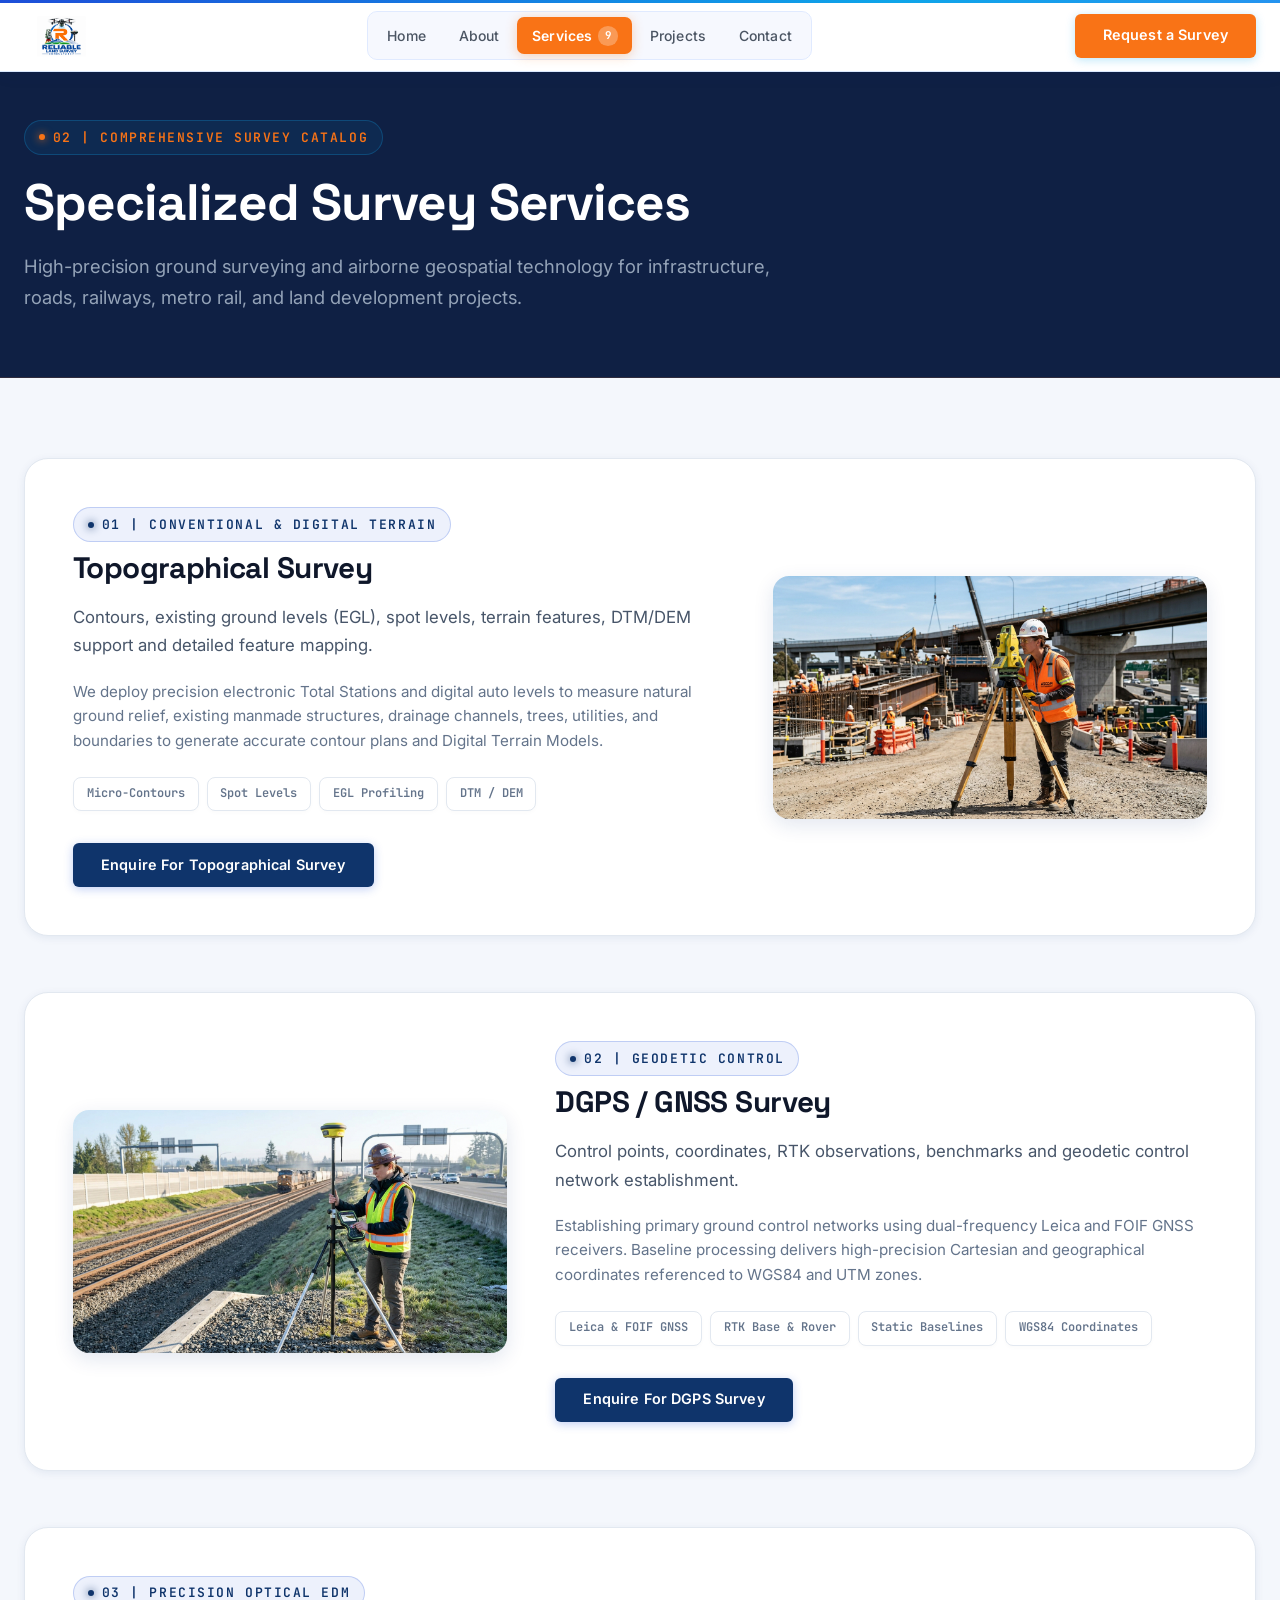
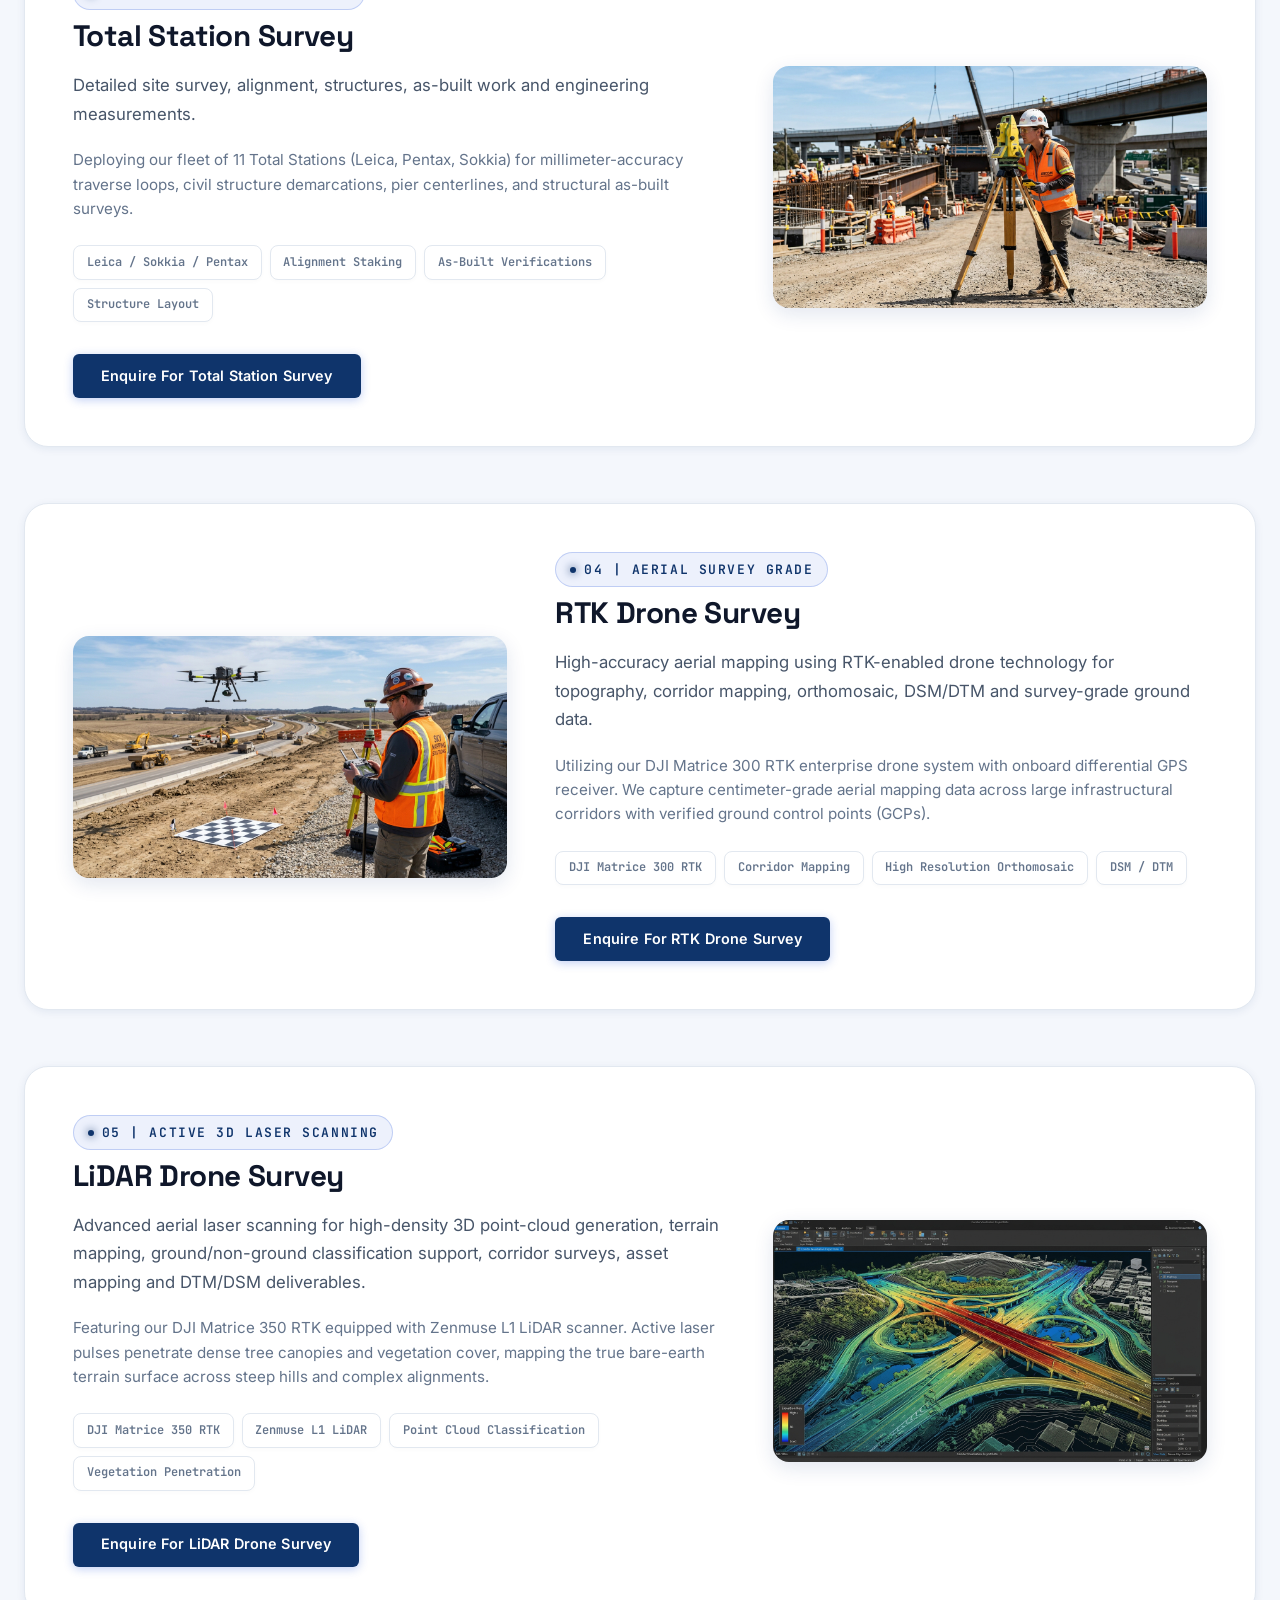
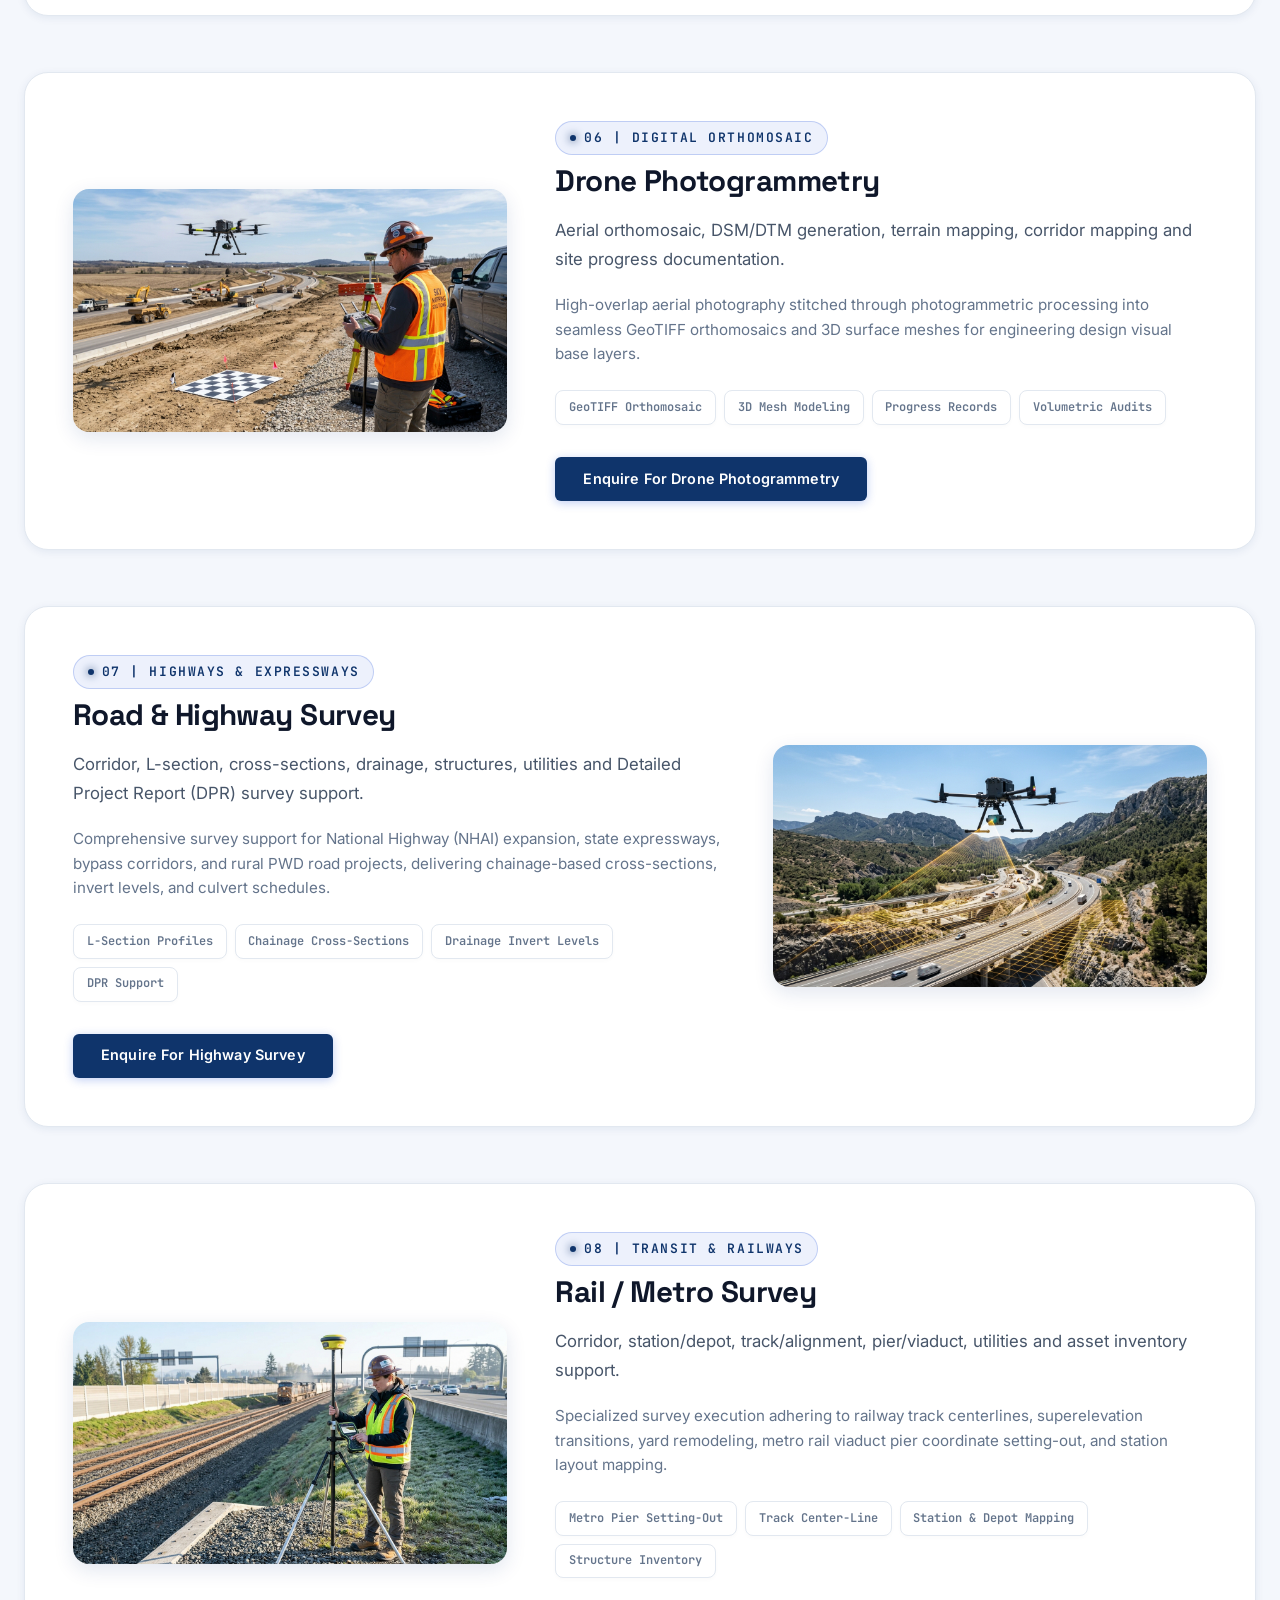
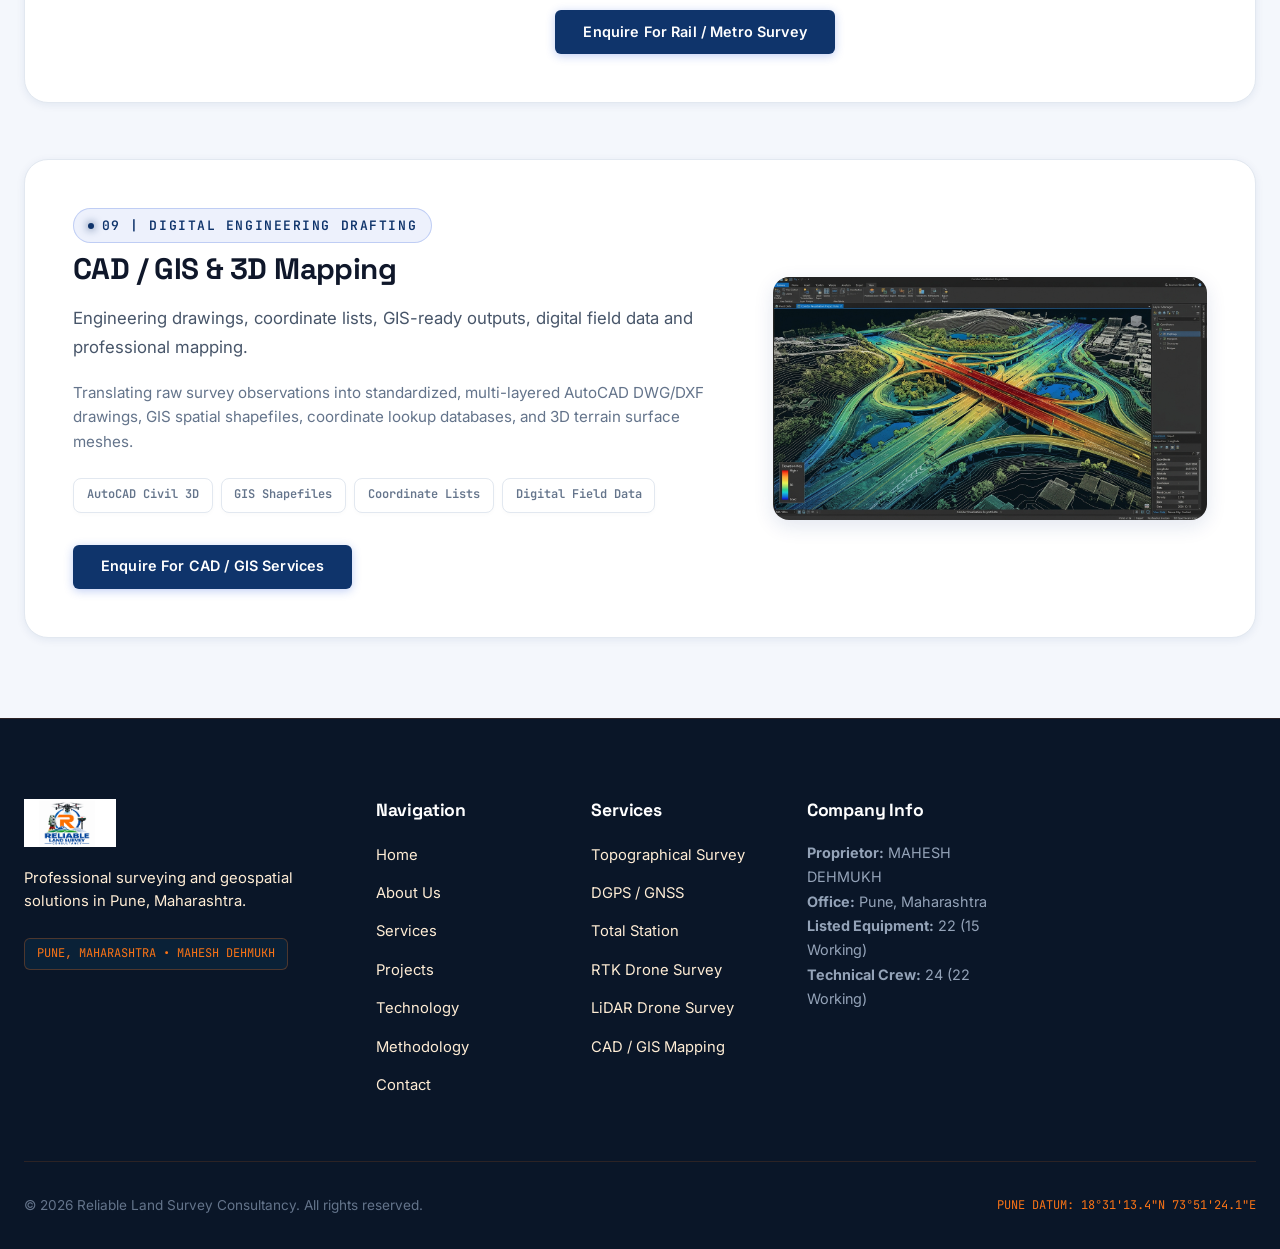
<file: services.html>
<!DOCTYPE html>
<html lang="en">
<head>
  <meta charset="UTF-8">
  <meta name="viewport" content="width=device-width, initial-scale=1.0">
  <title>Our Survey Services | Reliable Land Survey Consultancy</title>
  <meta name="description" content="Explore our specialized surveying services: LiDAR Drone, RTK Drone, DGPS/GNSS, Total Station, Drone Photogrammetry, Road/Highway, Rail/Metro, and CAD/GIS in Pune.">
  <link rel="icon" type="image/svg+xml" href="assets/images/logo-icon.svg">

  <link rel="preconnect" href="https://fonts.googleapis.com">
  <link rel="preconnect" href="https://fonts.gstatic.com">

  <link rel="stylesheet" href="css/style.css">
  <link rel="stylesheet" href="css/responsive.css">
</head>
<body>

  <!-- Site Header -->
  <header class="site-header header-light" id="site-header">
    <div class="container header-container">
      <a href="index.html" class="brand-link" aria-label="Reliable Land Survey Consultancy Home">
        <img src="assets/images/new_logo.png" alt="Reliable Land Survey Consultancy Logo" class="logo-img">
      </a>
      <nav class="nav-menu" id="primary-navigation" aria-label="Main Navigation">
        <a href="index.html" class="nav-link">Home</a>
        <a href="about.html" class="nav-link">About</a>
        <a href="services.html" class="nav-link active">Services <span class="nav-badge">9</span></a>
        <a href="projects.html" class="nav-link">Projects</a>
        <a href="contact.html" class="nav-link">Contact</a>
        <a href="contact.html" class="btn btn-accent mobile-cta-btn">Request a Survey</a>
      </nav>



      <div class="header-actions">
        <a href="contact.html" class="btn btn-accent header-cta">Request a Survey</a>
        <button class="mobile-toggle" id="mobile-toggle" aria-label="Toggle navigation menu" aria-expanded="false" aria-controls="primary-navigation">
          <span></span>
          <span></span>
          <span></span>
        </button>
      </div>
    </div>
  </header>

  <!-- Page Banner -->
  <section style="padding-top: calc(var(--header-height) + 3rem); padding-bottom: 4rem; background: var(--bg-surface); color: #ffffff; border-bottom: 1px solid var(--border-dark);">
    <div class="container">
      <span class="section-tag dark">02 | COMPREHENSIVE SURVEY CATALOG</span>
      <h1 style="font-size: clamp(2.2rem, 4vw, 3.2rem); margin-bottom: 1rem; color: #ffffff;">Specialized Survey Services</h1>
      <p style="font-size: 1.15rem; color: #94a3b8; max-width: 760px; line-height: 1.7;">
        High-precision ground surveying and airborne geospatial technology for infrastructure, roads, railways, metro rail, and land development projects.
      </p>
    </div>
  </section>

  <!-- Detailed Services Section -->
  <section style="padding: 5rem 0; background: var(--bg-light);">
    <div class="container">
      <div style="display: flex; flex-direction: column; gap: 3.5rem;">

        <!-- 1. Topographical Survey -->
        <div id="topographical" style="background: #ffffff; border: 1px solid var(--border-light); border-radius: var(--radius-xl); padding: 3rem; box-shadow: var(--shadow-sm); display: grid; grid-template-columns: 1.2fr 0.8fr; gap: 3rem; align-items: center;">
          <div>
            <span class="section-tag" style="margin-bottom: 0.5rem;">01 | CONVENTIONAL &amp; DIGITAL TERRAIN</span>
            <h2 style="font-size: 1.85rem; color: #0f172a; margin-bottom: 1rem;">Topographical Survey</h2>
            <p style="font-size: 1.05rem; color: #475569; line-height: 1.7; margin-bottom: 1.25rem;">
              Contours, existing ground levels (EGL), spot levels, terrain features, DTM/DEM support and detailed feature mapping.
            </p>
            <p style="color: #64748b; font-size: 0.95rem; line-height: 1.6; margin-bottom: 1.5rem;">
              We deploy precision electronic Total Stations and digital auto levels to measure natural ground relief, existing manmade structures, drainage channels, trees, utilities, and boundaries to generate accurate contour plans and Digital Terrain Models.
            </p>
            <div style="display: flex; flex-wrap: wrap; gap: 0.5rem; margin-bottom: 2rem;">
              <span class="service-tag">Micro-Contours</span>
              <span class="service-tag">Spot Levels</span>
              <span class="service-tag">EGL Profiling</span>
              <span class="service-tag">DTM / DEM</span>
            </div>
            <a href="contact.html?service=Topographical%20Survey" class="btn btn-primary">Enquire For Topographical Survey</a>
          </div>
          <div style="border-radius: var(--radius-lg); overflow: hidden; box-shadow: var(--shadow-md);">
            <img src="assets/images/total-station-survey.jpg" alt="Topographical survey in the field" width="600" height="400">
          </div>
        </div>

        <!-- 2. DGPS / GNSS -->
        <div id="dgps-gnss" style="background: #ffffff; border: 1px solid var(--border-light); border-radius: var(--radius-xl); padding: 3rem; box-shadow: var(--shadow-sm); display: grid; grid-template-columns: 0.8fr 1.2fr; gap: 3rem; align-items: center;">
          <div style="border-radius: var(--radius-lg); overflow: hidden; box-shadow: var(--shadow-md);">
            <img src="assets/images/gnss-dgps-railway.jpg" alt="DGPS GNSS geodetic control survey" width="600" height="400">
          </div>
          <div>
            <span class="section-tag" style="margin-bottom: 0.5rem;">02 | GEODETIC CONTROL</span>
            <h2 style="font-size: 1.85rem; color: #0f172a; margin-bottom: 1rem;">DGPS / GNSS Survey</h2>
            <p style="font-size: 1.05rem; color: #475569; line-height: 1.7; margin-bottom: 1.25rem;">
              Control points, coordinates, RTK observations, benchmarks and geodetic control network establishment.
            </p>
            <p style="color: #64748b; font-size: 0.95rem; line-height: 1.6; margin-bottom: 1.5rem;">
              Establishing primary ground control networks using dual-frequency Leica and FOIF GNSS receivers. Baseline processing delivers high-precision Cartesian and geographical coordinates referenced to WGS84 and UTM zones.
            </p>
            <div style="display: flex; flex-wrap: wrap; gap: 0.5rem; margin-bottom: 2rem;">
              <span class="service-tag">Leica &amp; FOIF GNSS</span>
              <span class="service-tag">RTK Base &amp; Rover</span>
              <span class="service-tag">Static Baselines</span>
              <span class="service-tag">WGS84 Coordinates</span>
            </div>
            <a href="contact.html?service=DGPS%20%2F%20GNSS" class="btn btn-primary">Enquire For DGPS Survey</a>
          </div>
        </div>

        <!-- 3. Total Station -->
        <div id="total-station" style="background: #ffffff; border: 1px solid var(--border-light); border-radius: var(--radius-xl); padding: 3rem; box-shadow: var(--shadow-sm); display: grid; grid-template-columns: 1.2fr 0.8fr; gap: 3rem; align-items: center;">
          <div>
            <span class="section-tag" style="margin-bottom: 0.5rem;">03 | PRECISION OPTICAL EDM</span>
            <h2 style="font-size: 1.85rem; color: #0f172a; margin-bottom: 1rem;">Total Station Survey</h2>
            <p style="font-size: 1.05rem; color: #475569; line-height: 1.7; margin-bottom: 1.25rem;">
              Detailed site survey, alignment, structures, as-built work and engineering measurements.
            </p>
            <p style="color: #64748b; font-size: 0.95rem; line-height: 1.6; margin-bottom: 1.5rem;">
              Deploying our fleet of 11 Total Stations (Leica, Pentax, Sokkia) for millimeter-accuracy traverse loops, civil structure demarcations, pier centerlines, and structural as-built surveys.
            </p>
            <div style="display: flex; flex-wrap: wrap; gap: 0.5rem; margin-bottom: 2rem;">
              <span class="service-tag">Leica / Sokkia / Pentax</span>
              <span class="service-tag">Alignment Staking</span>
              <span class="service-tag">As-Built Verifications</span>
              <span class="service-tag">Structure Layout</span>
            </div>
            <a href="contact.html?service=Total%20Station" class="btn btn-primary">Enquire For Total Station Survey</a>
          </div>
          <div style="border-radius: var(--radius-lg); overflow: hidden; box-shadow: var(--shadow-md);">
            <img src="assets/images/total-station-survey.jpg" alt="Leica total station on site" width="600" height="400">
          </div>
        </div>

        <!-- 4. RTK Drone Survey -->
        <div id="rtk-drone" style="background: #ffffff; border: 1px solid var(--border-light); border-radius: var(--radius-xl); padding: 3rem; box-shadow: var(--shadow-sm); display: grid; grid-template-columns: 0.8fr 1.2fr; gap: 3rem; align-items: center;">
          <div style="border-radius: var(--radius-lg); overflow: hidden; box-shadow: var(--shadow-md);">
            <img src="assets/images/drone-photogrammetry-gcp.jpg" alt="RTK drone flight setup" width="600" height="400">
          </div>
          <div>
            <span class="section-tag" style="margin-bottom: 0.5rem;">04 | AERIAL SURVEY GRADE</span>
            <h2 style="font-size: 1.85rem; color: #0f172a; margin-bottom: 1rem;">RTK Drone Survey</h2>
            <p style="font-size: 1.05rem; color: #475569; line-height: 1.7; margin-bottom: 1.25rem;">
              High-accuracy aerial mapping using RTK-enabled drone technology for topography, corridor mapping, orthomosaic, DSM/DTM and survey-grade ground data.
            </p>
            <p style="color: #64748b; font-size: 0.95rem; line-height: 1.6; margin-bottom: 1.5rem;">
              Utilizing our DJI Matrice 300 RTK enterprise drone system with onboard differential GPS receiver. We capture centimeter-grade aerial mapping data across large infrastructural corridors with verified ground control points (GCPs).
            </p>
            <div style="display: flex; flex-wrap: wrap; gap: 0.5rem; margin-bottom: 2rem;">
              <span class="service-tag">DJI Matrice 300 RTK</span>
              <span class="service-tag">Corridor Mapping</span>
              <span class="service-tag">High Resolution Orthomosaic</span>
              <span class="service-tag">DSM / DTM</span>
            </div>
            <a href="contact.html?service=RTK%20Drone%20Survey" class="btn btn-primary">Enquire For RTK Drone Survey</a>
          </div>
        </div>

        <!-- 5. LiDAR Drone Survey -->
        <div id="lidar-drone" style="background: #ffffff; border: 1px solid var(--border-light); border-radius: var(--radius-xl); padding: 3rem; box-shadow: var(--shadow-sm); display: grid; grid-template-columns: 1.2fr 0.8fr; gap: 3rem; align-items: center;">
          <div>
            <span class="section-tag" style="margin-bottom: 0.5rem;">05 | ACTIVE 3D LASER SCANNING</span>
            <h2 style="font-size: 1.85rem; color: #0f172a; margin-bottom: 1rem;">LiDAR Drone Survey</h2>
            <p style="font-size: 1.05rem; color: #475569; line-height: 1.7; margin-bottom: 1.25rem;">
              Advanced aerial laser scanning for high-density 3D point-cloud generation, terrain mapping, ground/non-ground classification support, corridor surveys, asset mapping and DTM/DSM deliverables.
            </p>
            <p style="color: #64748b; font-size: 0.95rem; line-height: 1.6; margin-bottom: 1.5rem;">
              Featuring our DJI Matrice 350 RTK equipped with Zenmuse L1 LiDAR scanner. Active laser pulses penetrate dense tree canopies and vegetation cover, mapping the true bare-earth terrain surface across steep hills and complex alignments.
            </p>
            <div style="display: flex; flex-wrap: wrap; gap: 0.5rem; margin-bottom: 2rem;">
              <span class="service-tag">DJI Matrice 350 RTK</span>
              <span class="service-tag">Zenmuse L1 LiDAR</span>
              <span class="service-tag">Point Cloud Classification</span>
              <span class="service-tag">Vegetation Penetration</span>
            </div>
            <a href="contact.html?service=LiDAR%20Drone%20Survey" class="btn btn-primary">Enquire For LiDAR Drone Survey</a>
          </div>
          <div style="border-radius: var(--radius-lg); overflow: hidden; box-shadow: var(--shadow-md);">
            <img src="assets/images/lidar-point-cloud.jpg" alt="LiDAR 3D point cloud elevation model" width="600" height="400">
          </div>
        </div>

        <!-- 6. Drone Photogrammetry -->
        <div id="photogrammetry" style="background: #ffffff; border: 1px solid var(--border-light); border-radius: var(--radius-xl); padding: 3rem; box-shadow: var(--shadow-sm); display: grid; grid-template-columns: 0.8fr 1.2fr; gap: 3rem; align-items: center;">
          <div style="border-radius: var(--radius-lg); overflow: hidden; box-shadow: var(--shadow-md);">
            <img src="assets/images/drone-photogrammetry-gcp.jpg" alt="Drone Photogrammetry with ground targets" width="600" height="400">
          </div>
          <div>
            <span class="section-tag" style="margin-bottom: 0.5rem;">06 | DIGITAL ORTHOMOSAIC</span>
            <h2 style="font-size: 1.85rem; color: #0f172a; margin-bottom: 1rem;">Drone Photogrammetry</h2>
            <p style="font-size: 1.05rem; color: #475569; line-height: 1.7; margin-bottom: 1.25rem;">
              Aerial orthomosaic, DSM/DTM generation, terrain mapping, corridor mapping and site progress documentation.
            </p>
            <p style="color: #64748b; font-size: 0.95rem; line-height: 1.6; margin-bottom: 1.5rem;">
              High-overlap aerial photography stitched through photogrammetric processing into seamless GeoTIFF orthomosaics and 3D surface meshes for engineering design visual base layers.
            </p>
            <div style="display: flex; flex-wrap: wrap; gap: 0.5rem; margin-bottom: 2rem;">
              <span class="service-tag">GeoTIFF Orthomosaic</span>
              <span class="service-tag">3D Mesh Modeling</span>
              <span class="service-tag">Progress Records</span>
              <span class="service-tag">Volumetric Audits</span>
            </div>
            <a href="contact.html?service=Drone%20Photogrammetry" class="btn btn-primary">Enquire For Drone Photogrammetry</a>
          </div>
        </div>

        <!-- 7. Road / Highway Survey -->
        <div id="road-highway" style="background: #ffffff; border: 1px solid var(--border-light); border-radius: var(--radius-xl); padding: 3rem; box-shadow: var(--shadow-sm); display: grid; grid-template-columns: 1.2fr 0.8fr; gap: 3rem; align-items: center;">
          <div>
            <span class="section-tag" style="margin-bottom: 0.5rem;">07 | HIGHWAYS &amp; EXPRESSWAYS</span>
            <h2 style="font-size: 1.85rem; color: #0f172a; margin-bottom: 1rem;">Road &amp; Highway Survey</h2>
            <p style="font-size: 1.05rem; color: #475569; line-height: 1.7; margin-bottom: 1.25rem;">
              Corridor, L-section, cross-sections, drainage, structures, utilities and Detailed Project Report (DPR) survey support.
            </p>
            <p style="color: #64748b; font-size: 0.95rem; line-height: 1.6; margin-bottom: 1.5rem;">
              Comprehensive survey support for National Highway (NHAI) expansion, state expressways, bypass corridors, and rural PWD road projects, delivering chainage-based cross-sections, invert levels, and culvert schedules.
            </p>
            <div style="display: flex; flex-wrap: wrap; gap: 0.5rem; margin-bottom: 2rem;">
              <span class="service-tag">L-Section Profiles</span>
              <span class="service-tag">Chainage Cross-Sections</span>
              <span class="service-tag">Drainage Invert Levels</span>
              <span class="service-tag">DPR Support</span>
            </div>
            <a href="contact.html?service=Road%20%2F%20Highway%20Survey" class="btn btn-primary">Enquire For Highway Survey</a>
          </div>
          <div style="border-radius: var(--radius-lg); overflow: hidden; box-shadow: var(--shadow-md);">
            <img src="assets/images/drone-lidar-survey.jpg" alt="Highway corridor survey visual" width="600" height="400">
          </div>
        </div>

        <!-- 8. Rail / Metro Survey -->
        <div id="rail-metro" style="background: #ffffff; border: 1px solid var(--border-light); border-radius: var(--radius-xl); padding: 3rem; box-shadow: var(--shadow-sm); display: grid; grid-template-columns: 0.8fr 1.2fr; gap: 3rem; align-items: center;">
          <div style="border-radius: var(--radius-lg); overflow: hidden; box-shadow: var(--shadow-md);">
            <img src="assets/images/gnss-dgps-railway.jpg" alt="Railway and metro track survey" width="600" height="400">
          </div>
          <div>
            <span class="section-tag" style="margin-bottom: 0.5rem;">08 | TRANSIT &amp; RAILWAYS</span>
            <h2 style="font-size: 1.85rem; color: #0f172a; margin-bottom: 1rem;">Rail / Metro Survey</h2>
            <p style="font-size: 1.05rem; color: #475569; line-height: 1.7; margin-bottom: 1.25rem;">
              Corridor, station/depot, track/alignment, pier/viaduct, utilities and asset inventory support.
            </p>
            <p style="color: #64748b; font-size: 0.95rem; line-height: 1.6; margin-bottom: 1.5rem;">
              Specialized survey execution adhering to railway track centerlines, superelevation transitions, yard remodeling, metro rail viaduct pier coordinate setting-out, and station layout mapping.
            </p>
            <div style="display: flex; flex-wrap: wrap; gap: 0.5rem; margin-bottom: 2rem;">
              <span class="service-tag">Metro Pier Setting-Out</span>
              <span class="service-tag">Track Center-Line</span>
              <span class="service-tag">Station &amp; Depot Mapping</span>
              <span class="service-tag">Structure Inventory</span>
            </div>
            <a href="contact.html?service=Railway%20%2F%20Metro%20Survey" class="btn btn-primary">Enquire For Rail / Metro Survey</a>
          </div>
        </div>

        <!-- 9. CAD / GIS -->
        <div id="cad-gis" style="background: #ffffff; border: 1px solid var(--border-light); border-radius: var(--radius-xl); padding: 3rem; box-shadow: var(--shadow-sm); display: grid; grid-template-columns: 1.2fr 0.8fr; gap: 3rem; align-items: center;">
          <div>
            <span class="section-tag" style="margin-bottom: 0.5rem;">09 | DIGITAL ENGINEERING DRAFTING</span>
            <h2 style="font-size: 1.85rem; color: #0f172a; margin-bottom: 1rem;">CAD / GIS &amp; 3D Mapping</h2>
            <p style="font-size: 1.05rem; color: #475569; line-height: 1.7; margin-bottom: 1.25rem;">
              Engineering drawings, coordinate lists, GIS-ready outputs, digital field data and professional mapping.
            </p>
            <p style="color: #64748b; font-size: 0.95rem; line-height: 1.6; margin-bottom: 1.5rem;">
              Translating raw survey observations into standardized, multi-layered AutoCAD DWG/DXF drawings, GIS spatial shapefiles, coordinate lookup databases, and 3D terrain surface meshes.
            </p>
            <div style="display: flex; flex-wrap: wrap; gap: 0.5rem; margin-bottom: 2rem;">
              <span class="service-tag">AutoCAD Civil 3D</span>
              <span class="service-tag">GIS Shapefiles</span>
              <span class="service-tag">Coordinate Lists</span>
              <span class="service-tag">Digital Field Data</span>
            </div>
            <a href="contact.html?service=CAD%20%2F%20GIS" class="btn btn-primary">Enquire For CAD / GIS Services</a>
          </div>
          <div style="border-radius: var(--radius-lg); overflow: hidden; box-shadow: var(--shadow-md);">
            <img src="assets/images/lidar-point-cloud.jpg" alt="CAD and GIS spatial visualization" width="600" height="400">
          </div>
        </div>

      </div>
    </div>
  </section>

  <!-- Footer -->
  <footer class="site-footer">
    <div class="container">
      <div class="footer-grid">
        <div class="footer-brand">
          <img src="assets/images/new_logo.png" alt="Reliable Land Survey Consultancy" class="footer-logo">
          <p class="footer-tagline">
            Professional surveying and geospatial solutions in Pune, Maharashtra.
          </p>
          <div class="footer-tech-tag">PUNE, MAHARASHTRA • MAHESH DEHMUKH</div>
        </div>
        <div>
          <h4 class="footer-col-title">Navigation</h4>
          <ul class="footer-nav-list">
            <li><a href="index.html" class="footer-nav-link">Home</a></li>
            <li><a href="about.html" class="footer-nav-link">About Us</a></li>
            <li><a href="services.html" class="footer-nav-link">Services</a></li>
            <li><a href="projects.html" class="footer-nav-link">Projects</a></li>
            <li><a href="equipment.html" class="footer-nav-link">Technology</a></li>
            <li><a href="methodology.html" class="footer-nav-link">Methodology</a></li>
            <li><a href="contact.html" class="footer-nav-link">Contact</a></li>
          </ul>
        </div>
        <div>
          <h4 class="footer-col-title">Services</h4>
          <ul class="footer-nav-list">
            <li><a href="#topographical" class="footer-nav-link">Topographical Survey</a></li>
            <li><a href="#dgps-gnss" class="footer-nav-link">DGPS / GNSS</a></li>
            <li><a href="#total-station" class="footer-nav-link">Total Station</a></li>
            <li><a href="#rtk-drone" class="footer-nav-link">RTK Drone Survey</a></li>
            <li><a href="#lidar-drone" class="footer-nav-link">LiDAR Drone Survey</a></li>
            <li><a href="#cad-gis" class="footer-nav-link">CAD / GIS Mapping</a></li>
          </ul>
        </div>
        <div>
          <h4 class="footer-col-title">Company Info</h4>
          <div style="font-size: 0.9rem; color: #94a3b8; line-height: 1.7;">
            <strong>Proprietor:</strong> MAHESH DEHMUKH<br>
            <strong>Office:</strong> Pune, Maharashtra<br>
            <strong>Listed Equipment:</strong> 22 (15 Working)<br>
            <strong>Technical Crew:</strong> 24 (22 Working)
          </div>
        </div>
      </div>
      <div class="footer-bottom">
        <div>&copy; 2026 Reliable Land Survey Consultancy. All rights reserved.</div>
        <div class="footer-coords">PUNE DATUM: 18°31'13.4"N 73°51'24.1"E</div>
      </div>
    </div>
  </footer>

  <script src="js/main.js"></script>
</body>
</html>
</file>
<file: css/style.css>
/* ==========================================================================
   RELIABLE LAND SURVEY CONSULTANCY - CORE STYLESHEET
   Design Language: Professional Blue & White — Modern B2B Surveying
   ========================================================================== */

@import url('https://fonts.googleapis.com/css2?family=Inter:wght@300;400;500;600;700&family=JetBrains+Mono:wght@400;500;600;700&family=Space+Grotesk:wght@500;600;700;800&display=swap');

/* --- CSS VARIABLES & DESIGN TOKENS --- */
:root {
  /* Blue & White Brand Palette */
  --bg-primary: #0a1628;         /* Deep navy-blue for hero/dark sections */
  --bg-surface: #0f2044;         /* Slightly lighter navy */
  --bg-surface-elevated: #162b56;/* Card backgrounds on dark */
  --bg-surface-card: #1a3365;    /* Elevated dark card */
  --bg-light: #f4f7fc;           /* Off-white page background */
  --bg-light-alt: #eaf1fb;       /* Subtle blue-tinted alt */
  --bg-light-card: #ffffff;      /* Pure white cards */

  /* Primary Blue System */
  --primary-blue: #0f346b;       /* Deep navy blue from logo */
  --primary-blue-hover: #0a2347; /* Darker navy on hover */
  --primary-blue-light: #1852a3; /* Lighter navy for accents */
  --primary-orange: #f97316;     /* Primary orange from logo */
  --sky-accent: #f97316;         /* Orange accent from logo */
  --sky-subtle: rgba(249, 115, 22, 0.12);
  --sky-glow: rgba(249, 115, 22, 0.32);
  --blue-deep: #0a2347;          /* Deep blue for borders/dividers */
  --tech-green: #16a34a;         /* Green from logo hills */

  /* Backwards-compatible aliases */
  --survey-orange: #f97316;
  --survey-orange-hover: #ea580c;
  --survey-orange-subtle: rgba(249, 115, 22, 0.12);
  --cyan-accent: #f97316;
  --cyan-subtle: rgba(249, 115, 22, 0.12);
  --cyan-glow: rgba(249, 115, 22, 0.32);

  /* Text & Border Shades */
  --text-primary: #ffffff;
  --text-secondary: #ffedd5;     /* Light orange-tinted secondary text */
  --text-muted: #64748b;
  --text-dark: #0f172a;
  --text-dark-secondary: #334155;
  --text-dark-muted: #64748b;
  --border-dark: rgba(249, 115, 22, 0.14);
  --border-cyan: rgba(249, 115, 22, 0.28);
  --border-orange: rgba(249, 115, 22, 0.3);
  --border-light: #e2e8f0;       /* Neutral light border */

  /* Typography */
  --font-heading: 'Space Grotesk', -apple-system, BlinkMacSystemFont, sans-serif;
  --font-body: 'Inter', -apple-system, BlinkMacSystemFont, sans-serif;
  --font-mono: 'JetBrains Mono', monospace;

  /* Shadows & Glassmorphism */
  --glass-bg: rgba(10, 22, 40, 0.85);
  --glass-border: rgba(59, 130, 246, 0.2);
  --glass-shadow: 0 12px 40px rgba(0, 0, 0, 0.4);
  --shadow-sm: 0 2px 8px rgba(15, 50, 120, 0.08);
  --shadow-md: 0 6px 20px rgba(15, 50, 120, 0.12);
  --shadow-lg: 0 14px 34px rgba(15, 50, 120, 0.18);
  --shadow-cyan: 0 0 24px rgba(14, 165, 233, 0.2);

  /* Layout */
  --container-max: 1280px;
  --header-height: 72px;
  --radius-sm: 6px;
  --radius-md: 10px;
  --radius-lg: 16px;
  --radius-xl: 24px;
  --transition-fast: 0.2s cubic-bezier(0.16, 1, 0.3, 1);
  --transition-normal: 0.3s cubic-bezier(0.16, 1, 0.3, 1);
  --transition-slow: 0.6s cubic-bezier(0.16, 1, 0.3, 1);
}

/* --- RESET & GLOBAL BASE --- */
*, *::before, *::after {
  box-sizing: border-box;
  margin: 0;
  padding: 0;
}

html {
  scroll-behavior: smooth;
  font-size: 16px;
  -webkit-text-size-adjust: 100%;
}

body {
  font-family: var(--font-body);
  color: var(--text-dark);
  background-color: var(--bg-light);
  line-height: 1.65;
  overflow-x: hidden;
  text-rendering: optimizeLegibility;
  -webkit-font-smoothing: antialiased;
}

/* --- PREMIUM THEME BACKGROUND FOR HOME PAGE --- */
body.home-page {
  background: linear-gradient(135deg, #ffffff 0%, #f4f9fc 50%, #e8f3fb 100%);
  background-attachment: fixed;
}

body.dark-mode-page {
  background-color: var(--bg-primary);
  color: var(--text-primary);
}

img, svg {
  display: block;
  max-width: 100%;
  height: auto;
}

a {
  color: inherit;
  text-decoration: none;
  transition: color var(--transition-fast);
}

button, input, select, textarea {
  font-family: inherit;
  font-size: 1rem;
}

button {
  cursor: pointer;
  border: none;
  background: none;
}

ul {
  list-style: none;
}

.container {
  width: 100%;
  max-width: var(--container-max);
  margin-left: auto;
  margin-right: auto;
  padding-left: 1.5rem;
  padding-right: 1.5rem;
}

/* --- TYPOGRAPHY UTILITIES --- */
h1, h2, h3, h4, h5, h6 {
  font-family: var(--font-heading);
  font-weight: 700;
  line-height: 1.25;
  letter-spacing: -0.02em;
}

.section-tag {
  display: inline-flex;
  align-items: center;
  gap: 0.5rem;
  font-family: var(--font-mono);
  font-size: 0.8125rem;
  font-weight: 600;
  text-transform: uppercase;
  letter-spacing: 0.12em;
  color: var(--primary-blue);
  background: rgba(29, 78, 216, 0.08);
  border: 1px solid rgba(29, 78, 216, 0.22);
  padding: 0.35rem 0.85rem;
  border-radius: 9999px;
  margin-bottom: 1rem;
}

.section-tag.dark {
  color: var(--cyan-accent);
  background: rgba(14, 165, 233, 0.08);
  border-color: rgba(14, 165, 233, 0.25);
}

.section-tag::before {
  content: '';
  width: 6px;
  height: 6px;
  border-radius: 50%;
  background: currentColor;
  box-shadow: 0 0 8px currentColor;
}

.section-title {
  font-size: clamp(2rem, 3.5vw, 2.75rem);
  color: var(--text-dark);
  margin-bottom: 1rem;
}

.section-title.light {
  color: var(--text-primary);
}

.section-desc {
  font-size: 1.125rem;
  color: var(--text-dark-secondary);
  max-width: 720px;
  line-height: 1.7;
}

.section-desc.light {
  color: var(--text-secondary);
}

.section-header {
  margin-bottom: 3.5rem;
}

.section-header.text-center {
  text-align: center;
}

.section-header.text-center .section-desc {
  margin-left: auto;
  margin-right: auto;
}

/* --- BUTTONS & TECHNICAL CTAS --- */
/* Unified button base — consistent height 44px, clear visual hierarchy */
.btn {
  display: inline-flex;
  align-items: center;
  justify-content: center;
  gap: 0.55rem;
  padding: 0 1.75rem;
  height: 44px;              /* Fixed height — all buttons identical */
  font-weight: 600;
  font-size: 0.9rem;
  letter-spacing: 0.01em;
  border-radius: var(--radius-sm);
  transition: all var(--transition-fast);
  white-space: nowrap;
  position: relative;
  overflow: hidden;
  user-select: none;
  border: none;
  line-height: 1;
}

/* Primary — Royal blue filled */
.btn-primary {
  background: var(--primary-blue);
  color: #ffffff;
  box-shadow: 0 2px 10px rgba(29, 78, 216, 0.28);
}
.btn-primary:hover {
  background: var(--primary-blue-hover);
  transform: translateY(-2px);
  box-shadow: 0 6px 20px rgba(29, 78, 216, 0.42);
  color: #ffffff;
}

/* Secondary — Outlined, adapts to light/dark */
.btn-secondary {
  background: transparent;
  color: var(--primary-blue);
  border: 1.5px solid var(--primary-blue);
}
.btn-secondary:hover {
  background: var(--primary-blue);
  color: #ffffff;
  transform: translateY(-2px);
  box-shadow: 0 4px 14px rgba(29, 78, 216, 0.3);
}

/* Secondary on dark backgrounds */
.btn-secondary.dark {
  background: rgba(255, 255, 255, 0.06);
  color: #e0f2fe;
  border: 1.5px solid rgba(147, 197, 253, 0.4);
}
.btn-secondary.dark:hover {
  background: rgba(14, 165, 233, 0.18);
  border-color: var(--sky-accent);
  color: #ffffff;
  transform: translateY(-2px);
}

/* Accent — Sky blue filled (replaces old orange) */
.btn-accent {
  background: var(--sky-accent);
  color: #ffffff;
  box-shadow: 0 2px 10px rgba(14, 165, 233, 0.28);
}
.btn-accent:hover {
  background: #0284c7;
  transform: translateY(-2px);
  box-shadow: 0 6px 20px rgba(14, 165, 233, 0.42);
  color: #ffffff;
}

/* Tech — Monospace, subtle blue outline */
.btn-tech {
  font-family: var(--font-mono);
  font-size: 0.82rem;
  letter-spacing: 0.05em;
  background: rgba(14, 165, 233, 0.08);
  border: 1.5px solid var(--sky-accent);
  color: var(--sky-accent);
}
.btn-tech:hover {
  background: var(--sky-accent);
  color: var(--bg-primary);
  box-shadow: 0 0 16px var(--sky-glow);
}

/* Small button variant */
.btn-sm {
  height: 36px;
  padding: 0 1.2rem;
  font-size: 0.83rem;
}

/* --- HEADER & NAVIGATION --- */
.site-header {
  position: fixed;
  top: 0;
  left: 0;
  right: 0;
  height: var(--header-height);
  z-index: 1000;
  transition: background var(--transition-normal), box-shadow var(--transition-normal), height var(--transition-normal);
  background: rgba(8, 18, 38, 0.9);
  backdrop-filter: blur(20px);
  -webkit-backdrop-filter: blur(20px);
  border-bottom: 1px solid rgba(59, 130, 246, 0.14);
}

/* Animated gradient accent stripe at top */
.site-header::before {
  content: '';
  position: absolute;
  top: 0;
  left: 0;
  right: 0;
  height: 3px;
  background: linear-gradient(90deg, #1d4ed8 0%, #0ea5e9 35%, #3b82f6 65%, #1d4ed8 100%);
  background-size: 200% 100%;
  animation: navStripe 5s linear infinite;
  z-index: 1;
}

@keyframes navStripe {
  0% { background-position: 200% center; }
  100% { background-position: -200% center; }
}

.site-header.scrolled {
  background: rgba(6, 14, 32, 0.98);
  backdrop-filter: blur(28px);
  -webkit-backdrop-filter: blur(28px);
  border-bottom: 1px solid rgba(29, 78, 216, 0.3);
  box-shadow: 0 4px 30px rgba(5, 12, 30, 0.65);
  height: 64px;
}

/* ---- White navbar for inner (light-bg) pages ---- */
.site-header.header-light {
  background: #ffffff;
  border-bottom: 1px solid #dbeafe;
  box-shadow: 0 2px 16px rgba(15, 50, 120, 0.08);
}

.site-header.header-light.scrolled {
  background: #ffffff;
  border-bottom: 1px solid #bfdbfe;
  box-shadow: 0 4px 24px rgba(15, 50, 120, 0.11);
  height: 64px;
}

.header-container {
  display: flex;
  align-items: center;
  justify-content: space-between;
  height: 100%;
}

/* ---- Brand / Logo ---- */
.brand-link {
  display: flex;
  align-items: center;
  gap: 0.75rem;
  text-decoration: none;
  flex-shrink: 0;
}

.brand-link .logo-img {
  height: 42px;
  width: auto;
  transition: transform var(--transition-fast), opacity var(--transition-fast);
}

.brand-link:hover .logo-img {
  transform: scale(1.04);
  opacity: 0.9;
}

/* ---- Nav pill container ---- */
.nav-menu {
  display: flex;
  align-items: center;
  gap: 0.2rem;
  background: rgba(255, 255, 255, 0.045);
  border: 1px solid rgba(147, 197, 253, 0.12);
  border-radius: 10px;
  padding: 0.3rem;
  backdrop-filter: blur(6px);
}

.site-header.header-light .nav-menu {
  background: rgba(29, 78, 216, 0.04);
  border-color: #e0eaff;
}

/* Divider between links and mobile CTA */
.nav-menu .mobile-cta-btn {
  margin-left: 0.25rem;
}

/* ---- Nav links ---- */
.nav-link {
  font-family: var(--font-body);
  font-size: 0.875rem;
  font-weight: 500;
  color: rgba(219, 234, 254, 0.75);
  padding: 0.42rem 0.92rem;
  border-radius: 7px;
  position: relative;
  transition: color var(--transition-fast), background var(--transition-fast), box-shadow var(--transition-fast);
  display: inline-flex;
  align-items: center;
  gap: 0.42rem;
  letter-spacing: 0.012em;
  white-space: nowrap;
}

.site-header.header-light .nav-link {
  color: #4b5563;
}

/* Hover */
.nav-link:hover {
  color: #e0f2fe;
  background: rgba(59, 130, 246, 0.14);
}

.site-header.header-light .nav-link:hover {
  color: var(--primary-blue);
  background: rgba(29, 78, 216, 0.07);
}

/* Active — solid orange pill */
.nav-link.active {
  color: #ffffff;
  background: var(--primary-orange);
  font-weight: 600;
  box-shadow: 0 2px 14px rgba(249, 115, 22, 0.45), inset 0 1px 0 rgba(255,255,255,0.18);
}

.site-header.header-light .nav-link.active {
  color: #ffffff;
  background: var(--primary-orange);
  box-shadow: 0 2px 12px rgba(249, 115, 22, 0.3);
}

/* Underline slide-in (non-active only) */
.nav-link:not(.active)::after {
  content: '';
  position: absolute;
  bottom: 2px;
  left: 0.9rem;
  right: 0.9rem;
  height: 2px;
  background: linear-gradient(90deg, var(--primary-blue), var(--sky-accent));
  border-radius: 2px;
  transform: scaleX(0);
  transform-origin: left;
  transition: transform 0.22s cubic-bezier(0.16, 1, 0.3, 1);
}

.nav-link:not(.active):hover::after {
  transform: scaleX(1);
}

/* ---- Services badge (count pill) ---- */
.nav-badge {
  display: inline-flex;
  align-items: center;
  justify-content: center;
  min-width: 18px;
  height: 18px;
  padding: 0 4px;
  font-size: 0.6rem;
  font-weight: 700;
  font-family: var(--font-mono);
  background: var(--sky-accent);
  color: #ffffff;
  border-radius: 9999px;
  line-height: 1;
  flex-shrink: 0;
  transition: transform var(--transition-fast), background var(--transition-fast);
  letter-spacing: 0;
}

.nav-link:hover .nav-badge { transform: scale(1.2); background: var(--primary-blue); }
.nav-link.active .nav-badge { background: rgba(255,255,255,0.28); transform: scale(1.12); }

/* ---- Header Actions ---- */
.header-actions {
  display: flex;
  align-items: center;
  gap: 0.75rem;
  flex-shrink: 0;
}

/* CTA shimmer sweep */
.header-cta {
  position: relative;
  overflow: hidden;
}

.header-cta::before {
  content: '';
  position: absolute;
  top: 0;
  left: -110%;
  width: 55%;
  height: 100%;
  background: linear-gradient(90deg, transparent, rgba(255,255,255,0.2), transparent);
  transform: skewX(-20deg);
  transition: left 0.55s ease;
}

.header-cta:hover::before { left: 160%; }

/* Mobile CTA inside nav drawer */
.mobile-cta-btn {
  display: none;
}

/* ---- Mobile Hamburger Toggle ---- */
.mobile-toggle {
  display: none;
  flex-direction: column;
  justify-content: center;
  gap: 5px;
  width: 38px;
  height: 38px;
  padding: 7px;
  background: rgba(147, 197, 253, 0.1);
  border: 1.5px solid rgba(147, 197, 253, 0.25);
  border-radius: var(--radius-sm);
  color: #ffffff;
  cursor: pointer;
  transition: background var(--transition-fast), border-color var(--transition-fast);
}

.mobile-toggle:hover {
  background: rgba(59, 130, 246, 0.2);
  border-color: rgba(59, 130, 246, 0.5);
}

.site-header.header-light .mobile-toggle {
  background: rgba(29, 78, 216, 0.07);
  border-color: #bfdbfe;
  color: var(--primary-blue);
}

.site-header.header-light .mobile-toggle:hover {
  background: rgba(29, 78, 216, 0.14);
  border-color: var(--primary-blue);
}

.mobile-toggle span {
  display: block;
  width: 100%;
  height: 2px;
  background: currentColor;
  border-radius: 2px;
  transition: all var(--transition-fast);
}

.mobile-toggle.active span:nth-child(1) {
  transform: translateY(7px) rotate(45deg);
}

.mobile-toggle.active span:nth-child(2) {
  opacity: 0;
  transform: translateX(-10px);
}

.mobile-toggle.active span:nth-child(3) {
  transform: translateY(-7px) rotate(-45deg);
}

/* =========================================================================
   EDITORIAL PREMIUM HERO SECTION
   ========================================================================= */
.hero-editorial {
  position: relative;
  min-height: 100vh;
  display: flex;
  align-items: center;
  background-color: #f9f9f9; /* Warm white/off-white */
  overflow: hidden;
  padding-top: var(--header-height);
}

.hero-editorial-container {
  display: grid;
  grid-template-columns: 1fr 1fr;
  gap: 4rem;
  align-items: center;
  width: 100%;
  height: 100%;
  z-index: 10;
}

.hero-editorial-content {
  display: flex;
  flex-direction: column;
  justify-content: center;
  padding-right: 2rem;
}

.hero-eyebrow {
  font-family: var(--font-mono);
  font-size: 13px;
  font-weight: 700;
  letter-spacing: 0.15em;
  color: var(--primary-blue);
  margin-bottom: 1.5rem;
  text-transform: uppercase;
}

.hero-headline {
  font-size: clamp(42px, 5vw, 84px);
  font-weight: 600;
  line-height: 1.1;
  color: #111827; /* Deep charcoal */
  margin-bottom: 2rem;
  letter-spacing: -0.02em;
}

.hero-paragraph {
  font-size: 18px;
  line-height: 1.6;
  color: #4b5563;
  max-width: 550px;
  margin-bottom: 3rem;
}

.hero-cta-group {
  display: flex;
  align-items: center;
  gap: 2rem;
}

.btn-primary-editorial {
  display: inline-flex;
  align-items: center;
  justify-content: center;
  background-color: var(--primary-blue);
  color: #ffffff;
  padding: 1rem 2.5rem;
  font-weight: 600;
  font-size: 16px;
  border-radius: 4px;
  transition: all 0.3s ease;
  text-decoration: none;
  box-shadow: 0 4px 15px rgba(15, 52, 107, 0.2);
}
.btn-primary-editorial:hover {
  background-color: var(--sky-accent);
  transform: translateY(-2px);
  box-shadow: 0 8px 25px rgba(14, 165, 233, 0.3);
}

.link-secondary-editorial {
  font-size: 16px;
  font-weight: 600;
  color: var(--primary-blue);
  text-decoration: none;
  transition: all 0.3s ease;
  display: inline-flex;
  align-items: center;
}
.link-secondary-editorial:hover {
  color: var(--sky-accent);
}

.hero-editorial-visual {
  position: relative;
  height: 85vh;
  width: 100%;
  display: flex;
  align-items: center;
}

.editorial-image-wrapper {
  position: relative;
  width: 100%;
  height: 100%;
  border-radius: 8px; /* Refined corner */
  overflow: hidden;
  box-shadow: 0 25px 50px -12px rgba(0, 0, 0, 0.15);
}

.editorial-main-image {
  width: 100%;
  height: 100%;
  object-fit: cover;
  transition: transform 0.3s ease-out;
}

/* Subtle Geospatial Overlays */
.geo-overlay {
  position: absolute;
  font-family: var(--font-mono);
  font-size: 11px;
  letter-spacing: 0.1em;
  color: rgba(255, 255, 255, 0.85);
  background: rgba(0, 0, 0, 0.3);
  backdrop-filter: blur(4px);
  padding: 4px 10px;
  border-radius: 2px;
  pointer-events: none;
}
.geo-coord { bottom: 20px; left: 20px; }
.geo-tech { top: 20px; right: 20px; }
.geo-data { bottom: 20px; right: 20px; }

/* Scroll Indicator */
.scroll-indicator {
  position: absolute;
  bottom: 2rem;
  left: 50%;
  transform: translateX(-50%);
  display: flex;
  flex-direction: column;
  align-items: center;
  gap: 0.5rem;
  color: #6b7280;
  font-size: 12px;
  font-family: var(--font-mono);
  letter-spacing: 0.1em;
  text-transform: uppercase;
}
.scroll-arrow {
  animation: bounce 2s infinite;
}
@keyframes bounce {
  0%, 20%, 50%, 80%, 100% { transform: translateY(0); }
  40% { transform: translateY(-5px); }
  60% { transform: translateY(-3px); }
}

/* Animations */
.animate-up {
  opacity: 0;
  transform: translateY(30px);
  animation: fadeUp 1s cubic-bezier(0.16, 1, 0.3, 1) forwards;
}
.animate-fade-in {
  opacity: 0;
  animation: fadeIn 1.2s cubic-bezier(0.16, 1, 0.3, 1) forwards;
}

@keyframes fadeUp {
  to { opacity: 1; transform: translateY(0); }
}
@keyframes fadeIn {
  to { opacity: 1; }
}

/* Mobile Adjustments */
@media (max-width: 991px) {
  .hero-editorial-container {
    grid-template-columns: 1fr;
    gap: 2rem;
    padding-top: 2rem;
  }
  .hero-editorial-visual {
    height: 45vh;
    order: -1;
  }
  .hero-editorial-content {
    padding-right: 0;
    text-align: center;
    align-items: center;
  }
  .hero-cta-group {
    flex-direction: column;
    gap: 1.25rem;
  }
  .scroll-indicator {
    display: none;
  }
}

/* Interactive Canvas Background */
.hero-canvas {
  position: absolute;
  top: 0;
  left: 0;
  width: 100%;
  height: 100%;
  z-index: 1;
  pointer-events: none;
  opacity: 0.65;
}

/* Grid Overlay & Crosshairs */
.hero-grid-overlay {
  position: absolute;
  inset: 0;
  background-size: 50px 50px;
  background-image:
    linear-gradient(to right, rgba(59, 130, 246, 0.06) 1px, transparent 1px),
    linear-gradient(to bottom, rgba(59, 130, 246, 0.06) 1px, transparent 1px);
  pointer-events: none;
  z-index: 2;
}

.hero-section.hero-blue .hero-grid-overlay {
  background-image:
    linear-gradient(to right, rgba(255, 255, 255, 0.08) 1px, transparent 1px),
    linear-gradient(to bottom, rgba(255, 255, 255, 0.08) 1px, transparent 1px);
}

.hero-centered {
  text-align: center;
  justify-content: center;
}

.hero-container-centered {
  position: relative;
  z-index: 10;
  display: flex;
  flex-direction: column;
  align-items: center;
  justify-content: center;
  width: 100%;
}

.hero-content-centered {
  max-width: 900px;
  margin: 0 auto;
  display: flex;
  flex-direction: column;
  align-items: center;
}

.hero-tag-pill {
  display: inline-flex;
  align-items: center;
  gap: 0.65rem;
  font-family: var(--font-mono);
  font-size: 0.75rem;
  font-weight: 700;
  color: var(--primary-blue);
  background: rgba(249, 115, 22, 0.1);
  border: 1px solid rgba(249, 115, 22, 0.3);
  padding: 0.45rem 1.25rem;
  border-radius: 9999px;
  margin-bottom: 2rem;
  letter-spacing: 0.05em;
  box-shadow: 0 4px 12px rgba(0, 0, 0, 0.05);
}

.hero-tag-pill .pulse-dot {
  width: 8px;
  height: 8px;
  border-radius: 50%;
  background: var(--sky-accent);
  box-shadow: 0 0 12px var(--sky-accent);
  animation: pulseRadar 2s infinite ease-in-out;
}

@keyframes pulseRadar {
  0%, 100% { transform: scale(1); opacity: 1; }
  50% { transform: scale(1.8); opacity: 0.3; }
}

.hero-title-giant {
  font-size: clamp(2.5rem, 5vw, 4rem); 
  font-weight: 800;
  line-height: 1.15;
  margin-bottom: 1.25rem;
  letter-spacing: -0.02em;
  color: #0f172a;
}

@keyframes gradientFlow {
  0% { background-position: 0% 50%; }
  50% { background-position: 100% 50%; }
  100% { background-position: 0% 50%; }
}

.hero-title-giant .text-gradient {
  background: linear-gradient(135deg, #ea580c 0%, #fb923c 50%, #ea580c 100%);
  background-size: 200% auto;
  -webkit-background-clip: text;
  -webkit-text-fill-color: transparent;
  display: inline-block;
  animation: gradientFlow 6s ease infinite;
}

.hero-desc {
  font-size: 1.15rem;
  color: #94a3b8;
  line-height: 1.6;
  margin-bottom: 3rem;
  max-width: 600px;
}

.hero-actions {
  display: flex;
  gap: 1.25rem;
  margin-bottom: 1rem;
}

.btn-lg {
  padding: 0 2rem;
  height: 52px;
  font-size: 1rem;
}

/* Glassmorphic Stats */
.hero-stats-glass {
  display: flex;
  flex-wrap: wrap;
  align-items: center;
  justify-content: center;
  gap: 1.5rem;
  width: 100%;
}

@keyframes floatElement {
  0% { transform: translateY(0px); }
  50% { transform: translateY(-8px); }
  100% { transform: translateY(0px); }
}

.stat-glass-card {
  display: flex;
  align-items: center;
  gap: 1.25rem;
  background: rgba(255, 255, 255, 0.85);
  backdrop-filter: blur(16px);
  -webkit-backdrop-filter: blur(16px);
  border: 1px solid rgba(14, 165, 233, 0.2);
  padding: 1.25rem 1.75rem;
  border-radius: var(--radius-lg);
  box-shadow: 0 8px 32px rgba(0, 0, 0, 0.08);
  transition: transform var(--transition-fast), border-color var(--transition-fast);
  animation: floatElement 6s ease-in-out infinite;
}

.stat-glass-card:nth-child(1) { animation-delay: 0s; }
.stat-glass-card:nth-child(2) { animation-delay: 1.5s; }
.stat-glass-card:nth-child(3) { animation-delay: 3s; }

.stat-glass-card:hover {
  transform: translateY(-4px);
  border-color: rgba(14, 165, 233, 0.6);
  background: rgba(255, 255, 255, 1);
}

.stat-icon {
  display: flex;
  align-items: center;
  justify-content: center;
  width: 52px;
  height: 52px;
  border-radius: 50%;
  background: rgba(14, 165, 233, 0.1);
  color: var(--primary-blue);
}

.stat-icon img {
  filter: none; /* No inversion needed for dark SVG on light bg */
}

.stat-text {
  text-align: left;
}

.stat-val {
  font-family: var(--font-heading);
  font-size: 1.35rem;
  font-weight: 700;
  color: #0f172a;
  margin-bottom: 0.15rem;
}

.stat-label {
  font-family: var(--font-mono);
  font-size: 0.8rem;
  color: #475569;
  letter-spacing: 0.03em;
}


/* --- TRUST & CAPABILITIES TICKER / SECTION --- */
.capabilities-section {
  position: relative;
  z-index: 20;
  margin-top: -3rem;
  padding-bottom: 5rem;
}

/* Light variant — used on homepage with white navbar */
.capabilities-section.capabilities-light {
  margin-top: 0;
  padding-top: 5rem;
  background: #f4f7fc;
  border-top: 1px solid #e0eaff;
}

.capabilities-light .cap-card {
  background: #ffffff;
  border: 1px solid #dbeafe;
  box-shadow: 0 2px 12px rgba(15, 50, 120, 0.06);
}

.capabilities-light .cap-card:hover {
  border-color: var(--primary-blue);
  box-shadow: 0 6px 24px rgba(29, 78, 216, 0.14);
  background: #ffffff;
}

.capabilities-light .cap-name {
  color: #0f172a;
}

.capabilities-light .cap-desc {
  color: #64748b;
}

.capabilities-grid {
  display: grid;
  grid-template-columns: repeat(auto-fit, minmax(160px, 1fr));
  gap: 1.25rem;
}

.cap-card {
  background: var(--bg-surface-elevated);
  border: 1px solid rgba(59, 130, 246, 0.15);
  border-radius: var(--radius-md);
  padding: 1.5rem 1.25rem;
  display: flex;
  flex-direction: column;
  align-items: flex-start;
  transition: all var(--transition-normal);
  position: relative;
  overflow: hidden;
  box-shadow: var(--shadow-sm);
}

.cap-card::before {
  content: '';
  position: absolute;
  top: 0;
  left: 0;
  right: 0;
  height: 2px;
  background: transparent;
  transition: background var(--transition-fast);
}

.cap-card:hover {
  transform: translateY(-5px);
  border-color: rgba(14, 165, 233, 0.35);
  box-shadow: 0 0 24px rgba(14, 165, 233, 0.18);
  background: var(--bg-surface-card);
}

.cap-card:hover::before {
  background: var(--sky-accent);
}

.cap-icon-box {
  width: 44px;
  height: 44px;
  border-radius: 8px;
  background: rgba(14, 165, 233, 0.1);
  display: flex;
  align-items: center;
  justify-content: center;
  color: var(--sky-accent);
  margin-bottom: 1rem;
  transition: all var(--transition-fast);
}

.cap-card:hover .cap-icon-box {
  background: var(--primary-blue);
  color: #ffffff;
  transform: scale(1.05);
}

.cap-name {
  font-family: var(--font-heading);
  font-size: 1rem;
  font-weight: 700;
  color: #ffffff;
  margin-bottom: 0.35rem;
}

.cap-desc {
  font-size: 0.8125rem;
  color: var(--text-secondary);
  line-height: 1.45;
}

/* --- ABOUT SECTION --- */
.about-section {
  padding: 6rem 0;
  background: #ffffff;
  position: relative;
}

.about-grid {
  display: grid;
  grid-template-columns: 1fr 1fr;
  gap: 4.5rem;
  align-items: center;
}

.about-intro-title {
  font-size: clamp(2rem, 3.2vw, 2.5rem);
  color: var(--text-dark);
  margin-bottom: 1.5rem;
  line-height: 1.25;
}

.about-lead {
  font-size: 1.15rem;
  font-weight: 500;
  color: var(--primary-blue);
  margin-bottom: 1.25rem;
  line-height: 1.6;
}

.about-text {
  color: var(--text-dark-secondary);
  margin-bottom: 2rem;
  line-height: 1.75;
}

.about-sectors-list {
  display: grid;
  grid-template-columns: 1fr 1fr;
  gap: 0.85rem;
  margin-bottom: 2.25rem;
}

.sector-item {
  display: flex;
  align-items: center;
  gap: 0.65rem;
  font-size: 0.95rem;
  font-weight: 600;
  color: var(--text-dark);
}

.sector-bullet {
  width: 8px;
  height: 8px;
  border-radius: 2px;
  background: var(--primary-blue);
}

.proprietor-badge {
  display: inline-flex;
  align-items: center;
  gap: 1rem;
  background: var(--bg-light-alt);
  border: 1px solid var(--border-light);
  border-left: 4px solid var(--primary-blue);
  padding: 0.85rem 1.25rem;
  border-radius: var(--radius-sm);
  margin-top: 1rem;
}

.proprietor-label {
  font-family: var(--font-mono);
  font-size: 0.75rem;
  color: var(--text-dark-muted);
  text-transform: uppercase;
  display: block;
}

.proprietor-name {
  font-family: var(--font-heading);
  font-size: 1.05rem;
  font-weight: 700;
  color: var(--text-dark);
}

.about-visual-col {
  position: relative;
}

.about-image-card {
  position: relative;
  border-radius: var(--radius-lg);
  overflow: hidden;
  box-shadow: var(--shadow-lg);
}

.about-image-card img {
  width: 100%;
  height: 440px;
  object-fit: cover;
}

.about-overlay-stats {
  position: absolute;
  bottom: 1.5rem;
  left: 1.5rem;
  right: 1.5rem;
  background: rgba(12, 21, 35, 0.92);
  backdrop-filter: blur(12px);
  border: 1px solid var(--border-cyan);
  padding: 1.25rem;
  border-radius: var(--radius-md);
  color: #ffffff;
  display: grid;
  grid-template-columns: repeat(2, 1fr);
  gap: 1.25rem;
}

.about-stat-item .stat-num {
  font-family: var(--font-heading);
  font-size: 1.75rem;
  font-weight: 800;
  color: var(--sky-accent);
  line-height: 1;
}

.about-stat-item .stat-desc {
  font-size: 0.75rem;
  color: var(--text-secondary);
  margin-top: 0.25rem;
  font-family: var(--font-mono);
}

/* --- SERVICES SECTION & PAGE --- */
.services-section {
  padding: 6rem 0;
  background: linear-gradient(170deg, var(--bg-primary) 0%, var(--bg-surface) 100%);
  color: var(--text-primary);
  position: relative;
}

/* Light variant — homepage only */
.services-section.services-light {
  background: #ffffff;
  color: var(--text-dark);
}



.services-light .section-title {
  color: #0f172a;
}

.services-light .section-desc {
  color: #64748b;
}

.services-grid {
  display: grid;
  grid-template-columns: repeat(auto-fill, minmax(360px, 1fr));
  gap: 2rem;
}

/* Horizontal scrolling services for homepage */
.services-marquee-container {
  width: 100%;
  overflow: hidden;
  position: relative;
  padding: 1rem 0 2rem 0;
}

.services-marquee-track {
  display: flex;
  gap: 2rem;
  width: max-content;
  animation: scrollServices 50s linear infinite;
}

.services-marquee-track:hover {
  animation-play-state: paused;
}

@keyframes scrollServices {
  0% { transform: translateX(0); }
  100% { transform: translateX(calc(-50% - 1rem)); }
}

.services-marquee-track .service-card {
  flex: 0 0 400px; /* fixed width for horizontal sliding cards */
  height: auto;
}

/* -------------------------------------------------------------
   PREMIUM SERVICE CARDS
   ------------------------------------------------------------- */
.service-card {
  background: linear-gradient(145deg, #ffffff 0%, #f8fafc 100%);
  border: 1px solid rgba(255, 255, 255, 0.8);
  border-radius: 24px;
  box-shadow: 0 15px 35px rgba(15, 23, 42, 0.04), inset 0 0 0 1px rgba(14, 165, 233, 0.1);
  padding: 2.5rem 2rem;
  display: flex;
  flex-direction: column;
  justify-content: space-between;
  transition: all 0.5s cubic-bezier(0.16, 1, 0.3, 1);
  position: relative;
  overflow: hidden;
  z-index: 1;
}

.service-card::before {
  content: '';
  position: absolute;
  top: 0; left: 0; right: 0; height: 4px;
  background: var(--primary-orange);
  z-index: 1;
  opacity: 0;
  transition: opacity 0.3s ease;
}

.service-card:hover {
  transform: translateY(-6px);
  box-shadow: 0 15px 35px rgba(15, 23, 42, 0.08);
}
.service-card:hover::before {
  opacity: 1;
}

.service-card-top {
  margin-bottom: 1.5rem;
}

.service-icon-wrap {
  width: 64px;
  height: 64px;
  border-radius: 16px;
  background: linear-gradient(135deg, rgba(14, 165, 233, 0.1), rgba(14, 165, 233, 0.02));
  border: 1px solid rgba(14, 165, 233, 0.2);
  display: flex;
  align-items: center;
  justify-content: center;
  color: var(--sky-accent);
  margin-bottom: 1.5rem;
  transition: all 0.5s cubic-bezier(0.16, 1, 0.3, 1);
  position: relative;
}

/* Removed glowing gradient overlay for a cleaner look */

.service-card:hover .service-icon-wrap {
  background: var(--primary-orange);
  color: #ffffff;
  transform: scale(1.05);
  border-color: transparent;
  box-shadow: 0 10px 20px rgba(249, 115, 22, 0.2);
}

.service-card-title {
  font-size: 1.45rem;
  font-weight: 800;
  color: #0f172a;
  margin-bottom: 0.85rem;
}

.service-card-desc {
  font-size: 0.95rem;
  line-height: 1.7;
  color: #475569;
  margin-bottom: 1.5rem;
}

.service-card-tags {
  display: flex;
  flex-wrap: wrap;
  gap: 0.5rem;
  margin-bottom: 1.5rem;
}

.service-tag {
  background: #ffffff;
  border: 1px solid #e2e8f0;
  color: #64748b;
  font-family: var(--font-mono);
  font-size: 0.75rem;
  font-weight: 600;
  padding: 0.4rem 0.8rem;
  border-radius: 8px;
  transition: all 0.3s cubic-bezier(0.16, 1, 0.3, 1);
  box-shadow: 0 2px 4px rgba(0,0,0,0.02);
}

.service-card:hover .service-tag {
  background: rgba(249, 115, 22, 0.05);
  color: var(--primary-orange);
  border-color: rgba(249, 115, 22, 0.2);
}

.service-card-action {
  border-top: 1px dashed #cbd5e1;
  padding-top: 1.5rem;
  margin-top: auto;
}

.btn-service-explore {
  width: 100%;
  display: flex;
  justify-content: space-between;
  align-items: center;
  font-family: var(--font-heading);
  font-weight: 700;
  font-size: 1.05rem;
  color: var(--primary-blue);
  background: transparent;
  padding: 0.5rem 0;
  border: none;
  cursor: pointer;
  transition: all 0.3s ease;
}

.service-card:hover .btn-service-explore {
  color: var(--primary-orange);
}

.btn-service-explore span {
  width: 36px;
  height: 36px;
  border-radius: 50%;
  background: rgba(14, 165, 233, 0.1);
  display: flex;
  align-items: center;
  justify-content: center;
  transition: all 0.3s ease;
}

.service-card:hover .btn-service-explore span {
  background: var(--primary-orange);
  color: #ffffff;
  transform: translateX(5px);
}

/* --- INFRASTRUCTURE PROJECTS SECTION & TABS --- */
.infrastructure-section {
  padding: 6rem 0;
  background: #ffffff;
}

.tabs-nav-wrapper {
  display: flex;
  justify-content: center;
  margin-bottom: 3rem;
}

.tabs-nav {
  display: inline-flex;
  background: var(--bg-light-alt);
  padding: 0.4rem;
  border-radius: var(--radius-md);
  border: 1px solid var(--border-light);
  gap: 0.35rem;
}

.tab-btn {
  padding: 0.75rem 1.6rem;
  font-family: var(--font-heading);
  font-weight: 600;
  font-size: 0.95rem;
  color: var(--text-dark-secondary);
  border-radius: var(--radius-sm);
  transition: all var(--transition-fast);
  display: flex;
  align-items: center;
  gap: 0.5rem;
}

.tab-btn:hover {
  color: var(--text-dark);
}

.tab-btn.active {
  background: var(--primary-blue);
  color: #ffffff;
  box-shadow: 0 4px 12px rgba(29, 78, 216, 0.25);
}

.tab-pane {
  display: none;
  animation: fadeInTab 0.35s ease-in-out forwards;
}

.tab-pane.active {
  display: block;
}

@keyframes fadeInTab {
  from { opacity: 0; transform: translateY(8px); }
  to { opacity: 1; transform: translateY(0); }
}

.infra-content-card {
  background: var(--bg-light);
  border: 1px solid var(--border-light);
  border-radius: var(--radius-xl);
  padding: 3rem;
  display: grid;
  grid-template-columns: 1.15fr 0.85fr;
  gap: 3.5rem;
  align-items: center;
  transition: all 0.4s cubic-bezier(0.175, 0.885, 0.32, 1.275);
}

.infra-content-card:hover {
  transform: translateY(-10px);
  box-shadow: 0 25px 50px rgba(15, 52, 107, 0.1);
  border-color: rgba(14, 165, 233, 0.3);
}

.infra-title {
  font-size: 1.85rem;
  color: var(--text-dark);
  margin-bottom: 1rem;
}

.infra-desc {
  font-size: 1.05rem;
  color: var(--text-dark-secondary);
  margin-bottom: 2rem;
  line-height: 1.7;
}

.infra-feature-grid {
  display: grid;
  grid-template-columns: repeat(2, 1fr);
  gap: 1rem 1.5rem;
  margin-bottom: 2.5rem;
}

.infra-feature-item {
  display: flex;
  align-items: flex-start;
  gap: 0.65rem;
  transition: transform 0.3s ease, color 0.3s ease;
}

.infra-feature-item:hover {
  transform: translateX(5px);
}

.infra-check-icon {
  width: 18px;
  height: 18px;
  color: var(--tech-green);
  flex-shrink: 0;
  margin-top: 0.2rem;
  transition: transform 0.3s ease;
}

.infra-feature-item:hover .infra-check-icon {
  transform: scale(1.2) rotate(5deg);
}

.infra-feature-text {
  font-size: 0.925rem;
  font-weight: 500;
  color: var(--text-dark);
  line-height: 1.45;
  transition: color 0.3s ease;
}

.infra-feature-item:hover .infra-feature-text {
  color: var(--primary-blue);
}

.infra-visual-wrap {
  position: relative;
  border-radius: var(--radius-lg);
  overflow: hidden;
  box-shadow: var(--shadow-md);
  border: 1px solid var(--border-light);
  transform: perspective(1000px) rotateY(0deg);
  transition: all 0.5s cubic-bezier(0.16, 1, 0.3, 1);
}

.infra-content-card:hover .infra-visual-wrap {
  transform: perspective(1000px) rotateY(-5deg) scale(1.02);
  box-shadow: 0 30px 60px rgba(15, 52, 107, 0.2);
}

.infra-visual-wrap img {
  width: 100%;
  height: 380px;
  object-fit: cover;
  transition: transform 0.8s ease;
}

.infra-visual-wrap:hover img {
  transform: scale(1.08);
}

.infra-visual-badge {
  position: absolute;
  top: 1rem;
  left: 1rem;
  background: rgba(12, 21, 35, 0.88);
  backdrop-filter: blur(8px);
  color: #ffffff;
  padding: 0.4rem 0.85rem;
  border-radius: var(--radius-sm);
  font-family: var(--font-mono);
  font-size: 0.75rem;
  border: 1px solid var(--border-cyan);
}

/* --- EQUIPMENT & FLEET SECTION --- */
.equipment-section {
  padding: 6rem 0;
  background: var(--bg-surface);
  color: var(--text-primary);
}

.drone-fleet-grid {
  display: grid;
  grid-template-columns: 1fr 1fr;
  gap: 2rem;
  margin-bottom: 4rem;
}

.fleet-card {
  background: var(--bg-surface-elevated);
  border: 1px solid var(--border-dark);
  border-radius: var(--radius-lg);
  overflow: hidden;
  transition: all var(--transition-normal);
  display: flex;
  flex-direction: column;
}

.fleet-card:hover {
  transform: translateY(-5px);
  border-color: var(--border-cyan);
  box-shadow: var(--shadow-cyan);
}

.fleet-img-wrap {
  position: relative;
  height: 250px;
  overflow: hidden;
}

.fleet-img-wrap img {
  width: 100%;
  height: 100%;
  object-fit: cover;
  transition: transform var(--transition-slow);
}

.fleet-card:hover .fleet-img-wrap img {
  transform: scale(1.05);
}

.fleet-badge {
  position: absolute;
  top: 1rem;
  left: 1rem;
  background: rgba(7, 13, 20, 0.85);
  backdrop-filter: blur(6px);
  color: var(--sky-accent);
  border: 1px solid var(--border-cyan);
  padding: 0.35rem 0.75rem;
  border-radius: var(--radius-sm);
  font-family: var(--font-mono);
  font-size: 0.75rem;
  font-weight: 600;
}

.fleet-body {
  padding: 2rem;
  display: flex;
  flex-direction: column;
  flex-grow: 1;
}

.fleet-name {
  font-size: 1.45rem;
  font-weight: 700;
  color: #ffffff;
  margin-bottom: 0.4rem;
}

.fleet-payload {
  font-family: var(--font-mono);
  font-size: 0.875rem;
  color: var(--sky-accent);
  margin-bottom: 1.25rem;
}

.fleet-desc {
  font-size: 0.925rem;
  color: var(--text-secondary);
  line-height: 1.6;
  margin-bottom: 1.5rem;
}

.fleet-specs {
  border-top: 1px solid var(--border-dark);
  padding-top: 1.25rem;
  display: grid;
  grid-template-columns: repeat(2, 1fr);
  gap: 0.85rem;
  font-family: var(--font-mono);
  font-size: 0.75rem;
}

.spec-item {
  display: flex;
  flex-direction: column;
}

.spec-key {
  color: var(--text-muted);
}

.spec-val {
  color: #ffffff;
  font-weight: 600;
}

/* Instruments Data Table & Visual Cards */
.instruments-table-wrapper {
  background: var(--bg-surface-elevated);
  border: 1px solid var(--border-dark);
  border-radius: var(--radius-lg);
  overflow: hidden;
  box-shadow: var(--shadow-md);
}

.instruments-table {
  width: 100%;
  border-collapse: collapse;
  text-align: left;
}

.instruments-table th {
  background: rgba(29, 78, 216, 0.12);
  color: var(--cyan-accent);
  font-family: var(--font-mono);
  font-size: 0.8125rem;
  text-transform: uppercase;
  letter-spacing: 0.08em;
  padding: 1.15rem 1.5rem;
  border-bottom: 1px solid var(--border-dark);
}

.instruments-table td {
  padding: 1rem 1.5rem;
  border-bottom: 1px solid rgba(148, 163, 184, 0.06);
  font-size: 0.925rem;
  color: var(--text-secondary);
}

.instruments-table tr:hover td {
  background: rgba(255, 255, 255, 0.02);
  color: #ffffff;
}

.instruments-table .brand-tag {
  display: inline-block;
  padding: 0.2rem 0.6rem;
  background: rgba(255, 255, 255, 0.06);
  border-radius: 4px;
  font-family: var(--font-mono);
  font-size: 0.775rem;
  color: #ffffff;
}

.instruments-table .qty-pill {
  font-family: var(--font-mono);
  font-weight: 700;
  color: #ffffff;
}

.instruments-table .working-pill {
  font-family: var(--font-mono);
  font-weight: 700;
  color: var(--tech-green);
  background: rgba(16, 185, 129, 0.12);
  padding: 0.2rem 0.6rem;
  border-radius: 4px;
}

/* --- EQUIPMENT & MANPOWER STATISTICS COUNTERS SECTION --- */
.stats-section {
  padding: 5.5rem 0;
  background: linear-gradient(180deg, var(--bg-surface) 0%, var(--bg-primary) 100%);
  position: relative;
  border-top: 1px solid var(--border-dark);
  border-bottom: 1px solid var(--border-dark);
}

.stats-marquee-container {
  width: 100%;
  overflow: hidden;
  position: relative;
  margin-bottom: 4rem;
  padding: 1rem 0;
}

.stats-marquee-track {
  display: flex;
  gap: 2rem;
  width: max-content;
  animation: scrollMarquee 30s linear infinite;
}

.stats-marquee-track:hover {
  animation-play-state: paused;
}

@keyframes scrollMarquee {
  0% { transform: translateX(0); }
  100% { transform: translateX(calc(-50% - 1rem)); }
}

.stat-box {
  flex: 0 0 280px; /* Fixed width for sliding */
  background: var(--bg-surface-elevated);
  border: 1px solid var(--border-dark);
  border-radius: var(--radius-lg);
  padding: 2.25rem 1.75rem;
  text-align: center;
  position: relative;
  overflow: hidden;
  transition: transform var(--transition-normal);
}

.stat-box:hover {
  transform: translateY(-4px);
  border-color: var(--border-cyan);
}

.stat-box .stat-number {
  font-family: var(--font-heading);
  font-size: clamp(2.5rem, 4vw, 3.5rem);
  font-weight: 800;
  color: #ffffff;
  line-height: 1;
  margin-bottom: 0.5rem;
  display: flex;
  align-items: center;
  justify-content: center;
  gap: 0.2rem;
}

.stat-box .stat-number .highlight {
  color: var(--sky-accent);
}

.stat-box .stat-label {
  font-family: var(--font-mono);
  font-size: 0.85rem;
  color: var(--text-secondary);
  letter-spacing: 0.05em;
  margin-bottom: 0.5rem;
}

.stat-box .stat-sub {
  font-size: 0.775rem;
  color: var(--text-muted);
}

/* Light Theme Variant for Homepage */
.stats-section.stats-light {
  background: #ffffff;
  border-top: 1px solid #e2e8f0;
  border-bottom: 1px solid #e2e8f0;
}

.stats-section.stats-light .stat-box {
  background: #f8fafc;
  border: 1px solid #cbd5e1;
  box-shadow: 0 4px 10px rgba(0,0,0,0.03);
}

.stats-section.stats-light .stat-box:hover {
  border-color: var(--primary-blue);
  box-shadow: 0 10px 25px rgba(14, 165, 233, 0.1);
}

.stats-section.stats-light .stat-box .stat-number {
  color: #0f172a;
}

.stats-section.stats-light .stat-box .stat-label {
  color: #334155;
}

.stats-section.stats-light .stat-box .stat-sub {
  color: #64748b;
}

.stats-section.stats-light .manpower-container {
  background: #f8fafc;
  border: 1px solid #cbd5e1;
  box-shadow: 0 4px 10px rgba(0,0,0,0.03);
}

.stats-section.stats-light .manpower-title {
  color: #0f172a;
}

.stats-section.stats-light .manpower-header p {
  color: #475569 !important;
}

.stats-section.stats-light .mp-bar-info {
  color: #0f172a;
}

.stats-section.stats-light .mp-bar-nums {
  color: #475569;
}

.stats-section.stats-light .mp-track {
  background: #e2e8f0;
}

/* Manpower Progress Bars */
.manpower-container {
  background: var(--bg-surface-elevated);
  border: 1px solid var(--border-dark);
  border-radius: var(--radius-lg);
  padding: 2.5rem;
}

.summary-stats-row {
  display: grid;
  grid-template-columns: repeat(2, 1fr);
  gap: 1.5rem;
  margin-top: 1.5rem;
  background: #f8fafc;
  border: 1px solid #cbd5e1;
  border-radius: var(--radius-lg);
  padding: 1.5rem 2.5rem;
  box-shadow: 0 4px 10px rgba(0,0,0,0.03);
}

.summary-stat-item .summary-stat-num {
  font-family: var(--font-heading);
  font-size: 2rem;
  font-weight: 800;
  color: var(--primary-blue);
  line-height: 1;
}

.summary-stat-item .summary-stat-desc {
  font-size: 0.85rem;
  color: #475569;
  margin-top: 0.25rem;
  font-family: var(--font-mono);
}

.manpower-header {
  display: flex;
  justify-content: space-between;
  align-items: center;
  margin-bottom: 2rem;
  flex-wrap: wrap;
  gap: 1rem;
}

.manpower-title {
  font-size: 1.35rem;
  color: #ffffff;
}

.manpower-summary {
  font-family: var(--font-mono);
  font-size: 0.85rem;
  color: var(--cyan-accent);
  background: rgba(14, 165, 233, 0.08);
  padding: 0.4rem 0.85rem;
  border-radius: var(--radius-sm);
  border: 1px solid var(--border-cyan);
}

.manpower-bars {
  display: grid;
  grid-template-columns: repeat(2, 1fr);
  gap: 1.75rem 2.5rem;
}

.mp-bar-item {
  display: flex;
  flex-direction: column;
  gap: 0.6rem;
  padding: 1rem;
  border-radius: var(--radius-md);
  transition: all 0.3s cubic-bezier(0.175, 0.885, 0.32, 1.275);
  cursor: default;
}

.mp-bar-item:hover {
  background: rgba(14, 165, 233, 0.05);
  transform: translateX(5px);
  box-shadow: -4px 0 0 var(--primary-blue);
}

.mp-bar-info {
  display: flex;
  justify-content: space-between;
  font-size: 0.95rem;
  color: #ffffff;
  font-weight: 600;
  transition: color 0.3s ease;
}

.stats-section.stats-light .mp-bar-item:hover .mp-bar-info {
  color: var(--primary-blue);
}

.mp-bar-nums {
  font-family: var(--font-mono);
  font-size: 0.85rem;
  color: var(--text-secondary);
  transition: color 0.3s ease;
}

.stats-section.stats-light .mp-bar-item:hover .mp-bar-nums {
  color: var(--sky-accent);
}

.mp-track {
  width: 100%;
  height: 10px;
  background: rgba(255, 255, 255, 0.08);
  border-radius: 9999px;
  overflow: hidden;
  position: relative;
}

.mp-fill {
  height: 100%;
  background: linear-gradient(90deg, var(--primary-blue), var(--sky-accent));
  border-radius: 9999px;
  width: 0%;
  transition: width 1.2s cubic-bezier(0.16, 1, 0.3, 1), box-shadow 0.3s ease;
}

.mp-bar-item:hover .mp-fill {
  box-shadow: 0 0 15px rgba(14, 165, 233, 0.6);
  background: linear-gradient(90deg, var(--sky-accent), var(--primary-blue));
}

/* --- METHODOLOGY / QA-QC TIMELINE SECTION --- */
.methodology-section {
  padding: 6rem 0;
  background: #ffffff;
}

.timeline-wrapper {
  position: relative;
  max-width: 900px;
  margin: 0 auto 4rem auto;
}

.timeline-wrapper::before {
  content: '';
  position: absolute;
  top: 0;
  bottom: 0;
  left: 28px;
  width: 2px;
  background: linear-gradient(to bottom, var(--primary-blue), var(--sky-accent));
}

.timeline-item {
  position: relative;
  padding-left: 70px;
  margin-bottom: 2.75rem;
}

.timeline-item:last-child {
  margin-bottom: 0;
}

.timeline-marker {
  position: absolute;
  top: 0;
  left: 12px;
  width: 34px;
  height: 34px;
  border-radius: 50%;
  background: #ffffff;
  border: 3px solid var(--primary-blue);
  box-shadow: 0 0 0 4px rgba(29, 78, 216, 0.15);
  display: flex;
  align-items: center;
  justify-content: center;
  font-family: var(--font-mono);
  font-size: 0.75rem;
  font-weight: 700;
  color: var(--primary-blue);
  z-index: 5;
}

.timeline-card {
  background: var(--bg-light);
  border: 1px solid var(--border-light);
  border-radius: var(--radius-md);
  padding: 1.75rem;
  transition: all var(--transition-fast);
}

.timeline-card:hover {
  border-color: var(--primary-blue);
  box-shadow: var(--shadow-md);
  transform: translateX(4px);
}

.timeline-step-tag {
  font-family: var(--font-mono);
  font-size: 0.75rem;
  font-weight: 700;
  color: var(--primary-blue);
  text-transform: uppercase;
  letter-spacing: 0.08em;
  margin-bottom: 0.35rem;
}

.timeline-step-title {
  font-size: 1.25rem;
  font-weight: 700;
  color: var(--text-dark);
  margin-bottom: 0.5rem;
}

.timeline-step-desc {
  font-size: 0.95rem;
  color: var(--text-dark-secondary);
  line-height: 1.6;
}

/* Quality Principles Banner */
.qa-principles-banner {
  background: var(--bg-surface);
  border-radius: var(--radius-lg);
  padding: 3rem;
  color: #ffffff;
  border: 1px solid var(--border-dark);
}

.qa-principles-title {
  font-size: 1.5rem;
  color: var(--sky-accent);
  margin-bottom: 1.5rem;
  display: flex;
  align-items: center;
  gap: 0.75rem;
}

.qa-principles-grid {
  display: grid;
  grid-template-columns: repeat(auto-fit, minmax(240px, 1fr));
  gap: 1.25rem;
}

.qa-principle-card {
  background: var(--bg-surface-elevated);
  border: 1px solid var(--border-dark);
  padding: 1.25rem;
  border-radius: var(--radius-sm);
  display: flex;
  align-items: center;
  gap: 0.85rem;
  font-size: 0.925rem;
  color: #e2e8f0;
}

.qa-principle-card .check-bullet {
  color: var(--tech-green);
  flex-shrink: 0;
}

/* --- DELIVERABLES SECTION & PAGE --- */
.deliverables-section {
  padding: 6rem 0;
  background: var(--bg-light-alt);
}

.deliverables-grid {
  display: grid;
  grid-template-columns: repeat(auto-fill, minmax(280px, 1fr));
  gap: 1.5rem;
}

.deliverable-card {
  background: #ffffff;
  border: 1px solid var(--border-light);
  border-radius: var(--radius-md);
  padding: 1.5rem;
  display: flex;
  align-items: flex-start;
  gap: 1rem;
  transition: all var(--transition-fast);
  box-shadow: var(--shadow-sm);
}

.deliverable-card:hover {
  transform: translateY(-3px);
  border-color: var(--primary-blue);
  box-shadow: var(--shadow-md);
}

.deliverable-icon-box {
  width: 40px;
  height: 40px;
  border-radius: 8px;
  background: rgba(29, 78, 216, 0.08);
  display: flex;
  align-items: center;
  justify-content: center;
  color: var(--primary-blue);
  flex-shrink: 0;
}

.deliverable-name {
  font-family: var(--font-heading);
  font-size: 1.05rem;
  font-weight: 700;
  color: var(--text-dark);
  margin-bottom: 0.25rem;
}

.deliverable-category {
  font-family: var(--font-mono);
  font-size: 0.75rem;
  color: var(--text-dark-muted);
}

/* --- DIFFERENTIATION / WHY CHOOSE US --- */
.why-choose-section {
  padding: 6rem 0;
  background: var(--bg-surface);
  color: var(--text-primary);
  position: relative;
}

.why-grid {
  display: grid;
  grid-template-columns: repeat(3, 1fr);
  gap: 2rem;
}

.why-card {
  background: var(--bg-surface-elevated);
  border: 1px solid var(--border-dark);
  border-radius: var(--radius-lg);
  padding: 2.5rem 2rem;
  position: relative;
  transition: all var(--transition-normal);
}

.why-card:hover {
  transform: translateY(-6px);
  border-color: var(--border-cyan);
  box-shadow: var(--shadow-cyan);
}

.why-num {
  font-family: var(--font-mono);
  font-size: 2.5rem;
  font-weight: 800;
  color: rgba(59, 130, 246, 0.15);
  line-height: 1;
  margin-bottom: 1rem;
}

.why-title {
  font-size: 1.35rem;
  font-weight: 700;
  color: #ffffff;
  margin-bottom: 0.85rem;
}

.why-desc {
  font-size: 0.95rem;
  color: var(--text-secondary);
  line-height: 1.65;
}

/* --- PROJECT EXPERIENCE SECTION & PAGE --- */
.projects-section {
  padding: 6rem 0;
  background: #ffffff;
}

.project-notice-box {
  background: var(--bg-light-alt);
  border: 1px dashed var(--primary-blue);
  border-radius: var(--radius-lg);
  padding: 2.5rem;
  text-align: center;
  max-width: 800px;
  margin: 0 auto 3rem auto;
}

.project-notice-text {
  font-size: 1.1rem;
  color: var(--text-dark-secondary);
  margin-bottom: 1.25rem;
}

.project-sectors-badge-group {
  display: flex;
  flex-wrap: wrap;
  justify-content: center;
  gap: 0.75rem;
}

.project-sector-pill {
  font-family: var(--font-mono);
  font-size: 0.8125rem;
  font-weight: 600;
  padding: 0.35rem 0.85rem;
  background: #ffffff;
  border: 1px solid var(--border-light);
  border-radius: 9999px;
  color: var(--primary-blue);
}

/* Tender Scope Inquiry / Future Projects Matrix */
.tender-table-wrap {
  border: 1px solid var(--border-light);
  border-radius: var(--radius-md);
  overflow: hidden;
  box-shadow: var(--shadow-sm);
  margin-bottom: 2.5rem;
}

.tender-table {
  width: 100%;
  border-collapse: collapse;
  text-align: left;
}

.tender-table th {
  background: var(--bg-light-alt);
  font-family: var(--font-mono);
  font-size: 0.8rem;
  text-transform: uppercase;
  letter-spacing: 0.05em;
  padding: 1rem 1.25rem;
  border-bottom: 1px solid var(--border-light);
  color: var(--text-dark);
}

.tender-table td {
  padding: 1rem 1.25rem;
  border-bottom: 1px solid var(--border-light);
  font-size: 0.925rem;
  color: var(--text-dark-secondary);
}

.tender-table tr:last-child td {
  border-bottom: none;
}

/* --- FAQ ACCORDION SECTION --- */
.faq-section {
  padding: 6rem 0;
  background: var(--bg-surface);
  color: var(--text-primary);
}

.faq-accordion-wrap {
  max-width: 860px;
  margin: 0 auto;
}

.faq-item {
  background: var(--bg-surface-elevated);
  border: 1px solid var(--border-dark);
  border-radius: var(--radius-md);
  margin-bottom: 1rem;
  overflow: hidden;
  transition: border-color var(--transition-fast);
}

.faq-item:hover,
.faq-item.active {
  border-color: rgba(59, 130, 246, 0.4);
}

.faq-question {
  width: 100%;
  display: flex;
  justify-content: space-between;
  align-items: center;
  padding: 1.5rem;
  font-family: var(--font-heading);
  font-size: 1.125rem;
  font-weight: 600;
  color: #ffffff;
  text-align: left;
  background: none;
}

.faq-toggle-icon {
  width: 24px;
  height: 24px;
  display: flex;
  align-items: center;
  justify-content: center;
  color: var(--cyan-accent);
  transition: transform var(--transition-fast);
}

.faq-item.active .faq-toggle-icon {
  transform: rotate(180deg);
}

.faq-answer {
  max-height: 0;
  overflow: hidden;
  transition: max-height 0.35s ease-out, padding 0.35s ease-out;
  padding: 0 1.5rem;
  font-size: 0.95rem;
  color: var(--text-secondary);
  line-height: 1.7;
}

.faq-item.active .faq-answer {
  max-height: 400px;
  padding: 0 1.5rem 1.5rem 1.5rem;
}

/* --- CONTACT SECTION & PAGE --- */
.contact-section {
  padding: 6rem 0;
  background: #ffffff;
}

.contact-grid {
  display: grid;
  grid-template-columns: 1fr 1.25fr;
  gap: 4rem;
  align-items: flex-start;
}

.contact-info-panel {
  background: #f8fafc;
  color: #0f172a;
  padding: 3rem;
  border-radius: var(--radius-xl);
  border: 1px solid #cbd5e1;
  box-shadow: 0 4px 12px rgba(0,0,0,0.05);
  position: sticky;
  top: 100px;
}

.contact-info-title {
  font-size: 1.85rem;
  color: #0f172a;
  margin-bottom: 0.75rem;
}

.contact-info-desc {
  color: #475569;
  margin-bottom: 2.5rem;
  font-size: 0.95rem;
  line-height: 1.6;
}

.info-item {
  display: flex;
  align-items: flex-start;
  gap: 1.25rem;
  margin-bottom: 2rem;
}

.info-item-icon {
  width: 44px;
  height: 44px;
  border-radius: 8px;
  background: rgba(14, 165, 233, 0.15);
  border: 1px solid rgba(14, 165, 233, 0.3);
  display: flex;
  align-items: center;
  justify-content: center;
  color: var(--primary-blue);
  flex-shrink: 0;
}

.info-item-label {
  font-family: var(--font-mono);
  font-size: 0.75rem;
  color: #64748b;
  text-transform: uppercase;
  letter-spacing: 0.05em;
  margin-bottom: 0.25rem;
}

.info-item-value {
  font-size: 1rem;
  font-weight: 600;
  color: #0f172a;
}

.info-placeholder-note {
  font-size: 0.8rem;
  color: #94a3b8;
  font-style: italic;
  margin-top: 0.25rem;
}

/* Contact Form */
.contact-form-panel {
  background: var(--bg-light);
  border: 1px solid var(--border-light);
  padding: 3rem;
  border-radius: var(--radius-xl);
  box-shadow: var(--shadow-sm);
}

.form-grid {
  display: grid;
  grid-template-columns: repeat(2, 1fr);
  gap: 1.5rem;
  margin-bottom: 1.5rem;
}

.form-group {
  display: flex;
  flex-direction: column;
  gap: 0.4rem;
}

.form-group.full-width {
  grid-column: span 2;
}

.form-label {
  font-size: 0.875rem;
  font-weight: 600;
  color: var(--text-dark);
}

.form-label .required {
  color: #ef4444;
}

.form-control {
  width: 100%;
  padding: 0.85rem 1.15rem;
  border: 1px solid var(--border-light);
  border-radius: var(--radius-sm);
  background: #ffffff;
  color: var(--text-dark);
  font-size: 0.95rem;
  transition: all var(--transition-fast);
}

.form-control:focus {
  outline: none;
  border-color: var(--primary-blue);
  box-shadow: 0 0 0 3px rgba(29, 78, 216, 0.15);
}

.form-control.is-invalid {
  border-color: #ef4444;
  background-color: #fff5f5;
}

.form-control.is-valid {
  border-color: var(--tech-green);
}

textarea.form-control {
  resize: vertical;
  min-height: 120px;
}

.form-feedback {
  font-size: 0.775rem;
  font-family: var(--font-mono);
  color: #ef4444;
  min-height: 1.1rem;
}

.form-notice {
  font-size: 0.8125rem;
  color: var(--text-dark-muted);
  margin-top: 1rem;
  line-height: 1.5;
}

/* --- LOCATION & MAP SECTION --- */
.map-section {
  padding: 5rem 0;
  background: var(--bg-surface);
  color: #ffffff;
  border-top: 1px solid var(--border-dark);
}

.map-container-frame {
  position: relative;
  height: 420px;
  border-radius: var(--radius-lg);
  overflow: hidden;
  border: 1px solid var(--border-cyan);
  box-shadow: 0 10px 40px rgba(0, 0, 0, 0.4);
}

#pune-map {
  width: 100%;
  height: 100%;
  background: #0b1320;
}

/* Fallback Map Overlay */
.map-fallback-overlay {
  position: absolute;
  inset: 0;
  display: flex;
  flex-direction: column;
  align-items: center;
  justify-content: center;
  background: radial-gradient(circle at center, rgba(12, 21, 35, 0.8) 0%, rgba(7, 13, 20, 0.95) 100%);
  z-index: 500;
  pointer-events: none;
}

.map-hud-box {
  background: rgba(12, 21, 35, 0.92);
  border: 1px solid var(--border-cyan);
  padding: 1.5rem 2rem;
  border-radius: var(--radius-md);
  text-align: center;
  backdrop-filter: blur(10px);
  pointer-events: auto;
}

.map-hud-city {
  font-family: var(--font-heading);
  font-size: 1.5rem;
  font-weight: 700;
  color: #ffffff;
  margin-bottom: 0.35rem;
}

.map-hud-coords {
  font-family: var(--font-mono);
  font-size: 0.875rem;
  color: var(--cyan-accent);
}

/* --- FOOTER --- */
.site-footer {
  background: var(--bg-primary);
  color: var(--text-secondary);
  padding-top: 5rem;
  padding-bottom: 2rem;
  border-top: 1px solid var(--border-dark);
}

.site-footer.footer-light {
  background: #f8fafc;
  color: var(--text-dark-secondary);
  border-top: 1px solid #cbd5e1;
}

.site-footer.home-footer-bg {
  background-image: url('../assets/images/footer-bg.png');
  background-size: cover;
  background-position: center bottom;
  background-repeat: no-repeat;
  background-color: transparent;
  border-top: 4px solid var(--primary-orange);
}

.footer-grid {
  display: grid;
  grid-template-columns: 1.6fr 0.9fr 0.9fr 1fr 1.1fr;
  gap: 2.5rem;
  margin-bottom: 4rem;
}

.footer-brand .footer-logo {
  height: 48px;
  width: auto;
  margin-bottom: 1.25rem;
}

.footer-tagline {
  font-size: 0.925rem;
  color: var(--text-secondary);
  line-height: 1.6;
  margin-bottom: 1.5rem;
}

.footer-light .footer-tagline {
  color: var(--text-dark-secondary);
}

.footer-tech-tag {
  display: inline-flex;
  align-items: center;
  gap: 0.5rem;
  font-family: var(--font-mono);
  font-size: 0.75rem;
  color: var(--cyan-accent);
  background: rgba(14, 165, 233, 0.08);
  border: 1px solid var(--border-cyan);
  padding: 0.3rem 0.75rem;
  border-radius: var(--radius-sm);
}

.footer-light .footer-tech-tag {
  background: #ffffff;
  border-color: #cbd5e1;
  color: var(--primary-blue);
}

.footer-col-title {
  font-family: var(--font-heading);
  font-size: 1.1rem;
  font-weight: 700;
  color: #ffffff;
  margin-bottom: 1.25rem;
  letter-spacing: -0.01em;
}

.footer-light .footer-col-title {
  color: var(--text-dark);
}

.footer-nav-list {
  display: flex;
  flex-direction: column;
  gap: 0.75rem;
}

.footer-nav-link {
  font-size: 0.925rem;
  color: var(--text-secondary);
  transition: color var(--transition-fast), transform var(--transition-fast);
  display: inline-block;
}

.footer-light .footer-nav-link {
  color: #1e293b;
  font-weight: 500;
}

.footer-light .footer-nav-link:hover {
  color: var(--primary-blue);
}

.footer-nav-link:hover {
  color: var(--sky-accent);
  transform: translateX(4px);
}

.footer-bottom {
  border-top: 1px solid var(--border-dark);
  padding-top: 2rem;
  display: flex;
  align-items: center;
  justify-content: space-between;
  flex-wrap: wrap;
  gap: 1.5rem;
  font-size: 0.85rem;
  color: var(--text-muted);
}

.footer-coords {
  font-family: var(--font-mono);
  font-size: 0.75rem;
  color: var(--sky-accent);
}

/* --- MODAL DIALOGS --- */
.modal-backdrop {
  position: fixed;
  inset: 0;
  background: rgba(7, 13, 20, 0.85);
  backdrop-filter: blur(12px);
  -webkit-backdrop-filter: blur(12px);
  display: flex;
  align-items: center;
  justify-content: center;
  padding: 1.5rem;
  z-index: 2000;
  opacity: 0;
  visibility: hidden;
  transition: all var(--transition-normal);
}

.modal-backdrop.active {
  opacity: 1;
  visibility: visible;
}

.modal-dialog {
  background: var(--bg-surface-elevated);
  border: 1px solid var(--border-cyan);
  border-radius: var(--radius-xl);
  max-width: 680px;
  width: 100%;
  max-height: 90vh;
  overflow-y: auto;
  box-shadow: 0 25px 60px rgba(0, 0, 0, 0.6), 0 0 35px rgba(14, 165, 233, 0.15);
  color: #ffffff;
  transform: translateY(20px) scale(0.96);
  transition: all var(--transition-normal);
  position: relative;
}

.modal-backdrop.active .modal-dialog {
  transform: translateY(0) scale(1);
}

.modal-header {
  padding: 1.75rem 2rem;
  border-bottom: 1px solid var(--border-dark);
  display: flex;
  align-items: center;
  justify-content: space-between;
}

.modal-title {
  font-size: 1.45rem;
  color: #ffffff;
}

.modal-close-btn {
  width: 36px;
  height: 36px;
  border-radius: 50%;
  background: rgba(255, 255, 255, 0.08);
  color: #ffffff;
  display: flex;
  align-items: center;
  justify-content: center;
  transition: all var(--transition-fast);
}

.modal-close-btn:hover {
  background: rgba(239, 68, 68, 0.2);
  color: #ef4444;
}

.modal-body {
  padding: 2rem;
}

.modal-footer {
  padding: 1.25rem 2rem;
  border-top: 1px solid var(--border-dark);
  display: flex;
  justify-content: flex-end;
  gap: 1rem;
}

/* Toast Notifications */
.toast-container {
  position: fixed;
  bottom: 2rem;
  right: 2rem;
  z-index: 3000;
  display: flex;
  flex-direction: column;
  gap: 0.75rem;
  pointer-events: none;
}

.toast {
  pointer-events: auto;
  min-width: 320px;
  max-width: 440px;
  background: rgba(12, 21, 35, 0.95);
  border: 1px solid var(--border-cyan);
  border-left: 4px solid var(--primary-blue);
  box-shadow: 0 10px 30px rgba(0, 0, 0, 0.5);
  border-radius: var(--radius-sm);
  padding: 1rem 1.25rem;
  color: #ffffff;
  backdrop-filter: blur(10px);
  transform: translateX(120%);
  transition: transform var(--transition-normal);
  display: flex;
  align-items: flex-start;
  gap: 0.85rem;
}

.toast.show {
  transform: translateX(0);
}

.toast.toast-success {
  border-left-color: var(--tech-green);
}

.toast.toast-error {
  border-left-color: #ef4444;
}

.toast-icon {
  font-size: 1.25rem;
  flex-shrink: 0;
  margin-top: 0.1rem;
}

.toast-content {
  flex-grow: 1;
}

.toast-title {
  font-weight: 700;
  font-size: 0.95rem;
  margin-bottom: 0.2rem;
}

.toast-message {
  font-size: 0.825rem;
  color: var(--text-secondary);
  line-height: 1.4;
}

/* Back to Top Button */
.back-to-top {
  position: fixed;
  bottom: 2rem;
  left: 2rem;
  width: 44px;
  height: 44px;
  border-radius: 50%;
  background: var(--primary-blue);
  border: 1px solid var(--primary-blue);
  color: #ffffff;
  display: flex;
  align-items: center;
  justify-content: center;
  box-shadow: 0 4px 14px rgba(14, 165, 233, 0.25);
  backdrop-filter: blur(8px);
  z-index: 900;
  opacity: 0;
  visibility: hidden;
  transform: translateY(10px);
  transition: all var(--transition-fast);
}

.back-to-top.visible {
  opacity: 1;
  visibility: visible;
  transform: translateY(0);
}

.back-to-top:hover {
  background: var(--bg-light-alt);
  border-color: var(--primary-blue);
  color: var(--primary-blue);
  transform: translateY(-3px);
  box-shadow: 0 6px 20px rgba(14, 165, 233, 0.2);
}

/* =========================================================================
   SCROLL REVEAL ANIMATIONS (MODMEN STYLE)
   ========================================================================= */
.gsap-reveal {
  opacity: 0;
  transform: translateY(40px);
  transition: opacity 0.8s cubic-bezier(0.16, 1, 0.3, 1), transform 0.8s cubic-bezier(0.16, 1, 0.3, 1);
  will-change: opacity, transform;
}

.gsap-reveal.is-visible {
  opacity: 1;
  transform: translateY(0);
}

/* =========================================================================
   PROJECT EXPERIENCE ANIMATED LIST
   ========================================================================= */
.project-experience-list {
  display: flex;
  flex-direction: column;
  gap: 1.25rem;
  margin-top: 3rem;
}

.project-experience-item {
  display: flex;
  align-items: center;
  background: #ffffff;
  border-radius: 12px;
  padding: 1.5rem 2rem;
  box-shadow: 0 4px 6px -1px rgba(0, 0, 0, 0.05);
  transition: all 0.4s cubic-bezier(0.16, 1, 0.3, 1);
  border: 1px solid rgba(15, 23, 42, 0.05);
  position: relative;
  overflow: hidden;
}

.project-experience-item:hover {
  transform: translateX(10px) translateY(-2px);
  box-shadow: 0 15px 30px -5px rgba(0, 0, 0, 0.1);
  border-color: var(--sky-accent);
}

.project-experience-item::before {
  content: '';
  position: absolute;
  left: 0;
  top: 0;
  bottom: 0;
  width: 4px;
  background: var(--sky-accent);
  transform: scaleY(0);
  transition: transform 0.4s ease;
}

.project-experience-item:hover::before {
  transform: scaleY(1);
}

.project-index {
  font-family: var(--font-mono);
  font-size: 2.25rem;
  font-weight: 800;
  color: rgba(15, 23, 42, 0.06);
  margin-right: 2rem;
  transition: color 0.4s ease;
}

.project-experience-item:hover .project-index {
  color: var(--sky-accent);
}

.project-details {
  flex: 1;
}

.project-client {
  font-size: 0.8rem;
  text-transform: uppercase;
  letter-spacing: 0.1em;
  color: var(--primary-blue);
  margin-bottom: 0.5rem;
  font-weight: 700;
}

.project-title {
  font-size: 1.25rem;
  font-weight: 700;
  color: #0f172a;
  margin-bottom: 0.75rem;
}

.project-meta {
  display: flex;
  flex-wrap: wrap;
  gap: 1.5rem;
  font-size: 0.9rem;
  color: #475569;
}

.project-meta span {
  display: flex;
  align-items: center;
  gap: 0.5rem;
}

.project-meta svg {
  color: var(--sky-accent);
}

.project-year {
  font-size: 0.9rem;
  font-weight: 600;
  color: #94a3b8;
  padding-left: 2rem;
  text-align: right;
  border-left: 1px solid #e2e8f0;
  min-width: 150px;
}

@media (max-width: 768px) {
  .project-experience-item {
    flex-direction: column;
    align-items: flex-start;
    padding: 1.5rem;
  }
  .project-index {
    margin-bottom: 1rem;
  }
  .project-year {
    padding-left: 0;
    text-align: left;
    border-left: none;
    border-top: 1px solid #e2e8f0;
    padding-top: 1rem;
    margin-top: 1rem;
    width: 100%;
  }
}

/* =========================================================================
   SECTOR SHOWCASE (PROJECT EXPERIENCE - HOMEPAGE)
   ========================================================================= */
.sector-showcase-grid {
  display: grid;
  grid-template-columns: repeat(auto-fit, minmax(300px, 1fr));
  gap: 2rem;
  margin-bottom: 3rem;
}

.sector-showcase-card {
  position: relative;
  height: 320px;
  border-radius: 12px;
  overflow: hidden;
  box-shadow: 0 10px 30px rgba(0, 0, 0, 0.08);
  cursor: pointer;
}

.sector-card-bg {
  position: absolute;
  inset: 0;
  background-size: cover;
  background-position: center;
  transition: transform 0.8s cubic-bezier(0.16, 1, 0.3, 1);
}

.sector-showcase-card::after {
  content: '';
  position: absolute;
  inset: 0;
  background: linear-gradient(to top, rgba(15, 23, 42, 0.9) 0%, rgba(15, 23, 42, 0.3) 100%);
  transition: opacity 0.4s ease;
}

.sector-showcase-card:hover .sector-card-bg {
  transform: scale(1.08);
}

.sector-showcase-card:hover::after {
  opacity: 0.8;
}

.sector-card-content {
  position: absolute;
  bottom: 0;
  left: 0;
  width: 100%;
  padding: 2rem;
  z-index: 10;
  display: flex;
  flex-direction: column;
  justify-content: flex-end;
  transform: translateY(20px);
  transition: transform 0.4s cubic-bezier(0.16, 1, 0.3, 1);
}

.sector-showcase-card:hover .sector-card-content {
  transform: translateY(0);
}

.sector-icon {
  background: rgba(255, 255, 255, 0.2);
  backdrop-filter: blur(8px);
  width: 48px;
  height: 48px;
  border-radius: 8px;
  display: flex;
  align-items: center;
  justify-content: center;
  margin-bottom: 1.25rem;
  border: 1px solid rgba(255, 255, 255, 0.3);
  color: #fff;
}
.sector-icon img {
  filter: brightness(0) invert(1);
}

.sector-title {
  color: #ffffff;
  font-size: 1.35rem;
  font-weight: 700;
  margin-bottom: 0.5rem;
}

.sector-desc {
  color: rgba(255, 255, 255, 0.85);
  font-size: 0.95rem;
  line-height: 1.5;
  opacity: 0;
  transition: opacity 0.4s ease;
}

.sector-showcase-card:hover .sector-desc {
  opacity: 1;
}

.project-credentials-box {
  display: flex;
  align-items: center;
  justify-content: space-between;
  background: #ffffff;
  border: 1px solid rgba(15, 23, 42, 0.08);
  padding: 2rem 3rem;
  border-radius: 12px;
  box-shadow: 0 4px 15px rgba(0, 0, 0, 0.03);
  gap: 2rem;
}

.credentials-text h4 {
  font-size: 1.25rem;
  font-weight: 700;
  color: #0f172a;
  margin-bottom: 0.5rem;
}

.credentials-text p {
  color: #64748b;
  margin-bottom: 0;
  font-size: 1rem;
}

@media (max-width: 768px) {
  .project-credentials-box {
    flex-direction: column;
    text-align: center;
    padding: 2rem;
  }
}

/* =========================================================================
   ANIMATED ORBIT TECHNOLOGY SECTION
   ========================================================================= */
.tech-orbit-section {
  position: relative;
  display: flex;
  flex-direction: column;
  align-items: center;
  background-color: #f8fafc;
  padding: 8rem 0;
}

.orbit-container {
  position: relative;
  width: 600px;
  height: 600px;
  margin: 6rem auto;
  display: flex;
  justify-content: center;
  align-items: center;
}

/* Pulsing Ripple behind center */
.orbit-container::before {
  content: '';
  position: absolute;
  top: 50%; left: 50%;
  width: 300px; height: 300px;
  transform: translate(-50%, -50%);
  background: radial-gradient(circle, rgba(14, 165, 233, 0.15) 0%, rgba(14, 165, 233, 0) 70%);
  border-radius: 50%;
  animation: pulse-glow 4s ease-in-out infinite;
  z-index: 1;
}

@keyframes pulse-glow {
  0%, 100% { transform: translate(-50%, -50%) scale(1); opacity: 0.6; }
  50% { transform: translate(-50%, -50%) scale(1.6); opacity: 1; }
}

.orbit-center {
  width: 190px;
  height: 190px;
  background: #ffffff;
  border-radius: 50%;
  box-shadow: 0 0 0 12px rgba(255,255,255,0.6), 0 25px 50px rgba(15, 52, 107, 0.15), inset 0 0 0 2px var(--sky-accent);
  display: flex;
  flex-direction: column;
  justify-content: center;
  align-items: center;
  z-index: 10;
  position: relative;
}

.orbit-center img {
  width: 100px;
  object-fit: contain;
  margin-bottom: 6px;
}

.orbit-center span {
  font-size: 0.9rem;
  font-weight: 800;
  color: #1e293b;
  letter-spacing: 1px;
  text-transform: uppercase;
}

.orbit-ring {
  position: absolute;
  top: 0; left: 0;
  width: 100%; height: 100%;
  border: 2px dashed rgba(14, 165, 233, 0.4);
  border-radius: 50%;
  animation: spin 50s linear infinite;
  z-index: 2;
  box-shadow: 0 0 50px rgba(14, 165, 233, 0.1), inset 0 0 50px rgba(14, 165, 233, 0.1);
}

.orbit-ring::after {
  content: '';
  position: absolute;
  top: 30px; left: 30px; right: 30px; bottom: 30px;
  border: 1px solid rgba(15, 52, 107, 0.08);
  border-radius: 50%;
}

.orbit-container:hover .orbit-ring,
.orbit-container:hover .orbit-item-inner {
  animation-play-state: paused;
}

@keyframes spin {
  100% { transform: rotate(360deg); }
}

.orbit-item {
  position: absolute;
  top: 50%; left: 50%;
  margin-top: -42px; 
  margin-left: -42px;
  width: 84px; height: 84px;
  /* orbit radius 300px */
  transform: rotate(var(--angle)) translate(300px) rotate(calc(-1 * var(--angle)));
  z-index: 20;
}

.orbit-item-inner {
  width: 100%; height: 100%;
  display: flex; 
  flex-direction: column; 
  align-items: center;
  animation: spin-reverse 50s linear infinite;
  position: relative;
}

@keyframes spin-reverse {
  100% { transform: rotate(-360deg); }
}

.orbit-icon {
  width: 72px; height: 72px;
  background: #ffffff;
  border-radius: 50%;
  display: flex; align-items: center; justify-content: center;
  box-shadow: 0 10px 25px rgba(0,0,0,0.06), inset 0 0 0 1px rgba(255,255,255,0.5);
  transition: all 0.4s cubic-bezier(0.175, 0.885, 0.32, 1.275);
  cursor: pointer;
  position: relative;
  z-index: 5;
}

.orbit-icon img {
  width: 34px; height: 34px;
  transition: all 0.4s ease;
  /* The SVG lines will just use default color, and invert on hover */
}

/* On hover, the node scales up, gets a bright blue background, shadow intensifies */
.orbit-icon:hover {
  transform: scale(1.15) translateY(-5px);
  background: linear-gradient(135deg, var(--sky-accent), var(--primary-blue));
  box-shadow: 0 15px 35px rgba(14, 165, 233, 0.3);
}

.orbit-icon:hover img {
  filter: brightness(0) invert(1);
}

.orbit-label {
  position: absolute;
  top: 90px;
  white-space: nowrap;
  font-size: 0.95rem;
  font-weight: 700;
  color: #1e293b;
  background: rgba(255,255,255,0.95);
  backdrop-filter: blur(8px);
  -webkit-backdrop-filter: blur(8px);
  padding: 6px 16px;
  border-radius: 30px;
  box-shadow: 0 4px 15px rgba(15, 52, 107, 0.08);
  transition: all 0.3s cubic-bezier(0.175, 0.885, 0.32, 1.275);
  pointer-events: none;
}

.orbit-icon:hover + .orbit-label,
.orbit-item-inner:hover .orbit-label {
  color: #ffffff;
  background: var(--primary-blue);
  box-shadow: 0 10px 25px rgba(15, 52, 107, 0.2);
  transform: scale(1.05);
}

@media (max-width: 768px) {
  .orbit-container {
    width: 320px;
    height: 320px;
    margin: 3rem auto;
  }
  .orbit-container::before {
    width: 150px; height: 150px;
  }
  .orbit-item {
    transform: rotate(var(--angle)) translate(160px) rotate(calc(-1 * var(--angle)));
  }
  .orbit-icon {
    width: 56px; height: 56px;
    margin-top: 8px;
    margin-left: 8px;
  }
  .orbit-icon img {
    width: 26px; height: 26px;
  }
  .orbit-center {
    width: 130px; height: 130px;
  }
  .orbit-center img {
    width: 70px;
  }
}

@media (max-width: 768px) {
  .glass-card:hover {
    transform: translateY(-5px);
  }
}

/* =========================================================================
   FULLSCREEN HERO (Aqua Green inspired)
   ========================================================================= */
.hero-fullscreen {
  position: relative;
  width: 100%;
  min-height: 100vh;
  display: flex;
  align-items: center;
  overflow: hidden;
  background-color: var(--bg-dark);
}

.hero-bg-wrapper {
  position: absolute;
  top: 0;
  left: 0;
  width: 100%;
  height: 100%;
  z-index: 1;
}

.hero-bg-image {
  width: 100%;
  height: 100%;
  object-fit: cover;
  object-position: center;
  transition: transform 0.1s ease-out; /* For parallax */
}

.hero-bg-gradient {
  position: absolute;
  top: 0;
  left: 0;
  width: 100%;
  height: 100%;
  background: linear-gradient(90deg, rgba(15,23,42,0.95) 0%, rgba(15,23,42,0.7) 40%, rgba(15,23,42,0.2) 100%);
}

.hero-content-container {
  position: relative;
  z-index: 10;
  padding-top: 40px; 
  padding-bottom: 40px; 
  width: 100%;
}

.hero-text-content {
  max-width: 700px;
}

.hero-eyebrow {
  font-size: 13px;
  letter-spacing: 0.18em;
  text-transform: uppercase;
  color: var(--primary-orange);
  margin-bottom: 1.5rem;
  font-weight: 600;
}

.hero-headline {
  font-family: var(--font-heading);
  font-size: clamp(40px, 6vw, 90px);
  font-weight: 700;
  line-height: 1.1;
  color: #ffffff;
  margin-bottom: 1.5rem;
}

.hero-paragraph {
  font-size: clamp(16px, 2vw, 20px);
  color: rgba(255, 255, 255, 0.85);
  line-height: 1.6;
  max-width: 550px;
  margin-bottom: 2.5rem;
}

.hero-cta-group {
  display: flex;
  align-items: center;
  gap: 2rem;
  flex-wrap: wrap;
}

.btn-primary-hero {
  background-color: var(--primary-blue);
  color: #ffffff;
  padding: 1rem 2.5rem;
  border-radius: 6px;
  font-weight: 600;
  font-size: 1.05rem;
  text-decoration: none;
  transition: all 0.3s ease;
  box-shadow: 0 4px 15px rgba(14, 165, 233, 0.2);
}
.btn-primary-hero:hover {
  transform: translateY(-3px);
  box-shadow: 0 8px 25px rgba(14, 165, 233, 0.4);
  color: #ffffff;
}

.link-secondary-hero {
  color: #ffffff;
  font-weight: 600;
  font-size: 1.05rem;
  text-decoration: none;
  position: relative;
  transition: color 0.3s ease;
}
.link-secondary-hero:hover {
  color: var(--primary-orange);
}
.link-secondary-hero::after {
  content: '';
  position: absolute;
  bottom: -4px;
  left: 0;
  width: 0;
  height: 2px;
  background-color: var(--primary-orange);
  transition: width 0.3s ease;
}
.link-secondary-hero:hover::after {
  width: 100%;
}

/* Subtle Geospatial Watermarks */
.geo-watermark {
  position: absolute;
  color: rgba(255, 255, 255, 0.15);
  font-family: var(--font-mono);
  font-size: 12px;
  letter-spacing: 2px;
  pointer-events: none;
  z-index: 2;
  transition: transform 0.1s ease-out;
}
.geo-watermark.coord { top: 20%; right: 5%; writing-mode: vertical-rl; }
.geo-watermark.rtk { bottom: 15%; right: 10%; border-bottom: 1px solid rgba(255,255,255,0.1); padding-bottom: 4px; }
.geo-watermark.lidar { top: 15%; left: 45%; }
.geo-watermark.terrain { bottom: 20%; left: 5%; writing-mode: vertical-lr; transform: rotate(180deg); }

.geo-watermark.grid-pattern {
  top: 0;
  right: 0;
  width: 40%;
  height: 100%;
  background-image: 
    linear-gradient(rgba(255, 255, 255, 0.03) 1px, transparent 1px),
    linear-gradient(90deg, rgba(255, 255, 255, 0.03) 1px, transparent 1px);
  background-size: 40px 40px;
  mask-image: radial-gradient(circle at center, black, transparent 70%);
  -webkit-mask-image: radial-gradient(circle at center, black, transparent 70%);
}

.hero-scroll-indicator {
  position: absolute;
  bottom: 30px;
  right: 40px;
  display: flex;
  flex-direction: column;
  align-items: center;
  gap: 10px;
  z-index: 10;
  color: rgba(255, 255, 255, 0.6);
  font-size: 11px;
  letter-spacing: 2px;
  writing-mode: vertical-rl;
}
.hero-scroll-indicator .scroll-arrow {
  animation: bounce 2s infinite;
  font-size: 16px;
  writing-mode: horizontal-tb;
}

@keyframes bounce {
  0%, 20%, 50%, 80%, 100% { transform: translateY(0); }
  40% { transform: translateY(-10px); }
  60% { transform: translateY(-5px); }
}

@keyframes fadeUp {
  from { opacity: 0; transform: translateY(30px); }
  to { opacity: 1; transform: translateY(0); }
}

.animate-fade-up {
  opacity: 0;
  animation: fadeUp 0.8s cubic-bezier(0.16, 1, 0.3, 1) forwards;
}

/* Mobile Adjustments */
@media (max-width: 768px) {
  .hero-fullscreen {
    height: 100vh;
    min-height: auto;
  }
  .hero-bg-gradient {
    background: linear-gradient(180deg, rgba(15,23,42,0.95) 0%, rgba(15,23,42,0.8) 50%, rgba(15,23,42,0.4) 100%);
  }
  .hero-scroll-indicator {
    display: none;
  }
  .hero-cta-group {
    flex-direction: column;
    align-items: flex-start;
    gap: 1.5rem;
  }
  .geo-watermark.coord, .geo-watermark.lidar, .geo-watermark.terrain {
    display: none;
  }
}

/* Home Transparent Header */
.home-transparent-header {
  background: rgba(255, 255, 255, 0.15) !important;
  backdrop-filter: blur(16px);
  -webkit-backdrop-filter: blur(16px);
  border-bottom: 1px solid rgba(255, 255, 255, 0.1) !important;
}
.home-transparent-header .logo-img {
  filter: drop-shadow(0 2px 8px rgba(255, 255, 255, 0.8));
}
.home-transparent-header .nav-link {
  color: #ffffff !important;
  text-shadow: 0 1px 4px rgba(0,0,0,0.4);
}
.home-transparent-header .nav-link:hover {
  color: var(--primary-orange) !important;
}

.home-transparent-header.scrolled {
  background: rgba(255, 255, 255, 0.98) !important;
  box-shadow: 0 4px 20px rgba(15, 23, 42, 0.08) !important;
  border-bottom: 1px solid #e2e8f0 !important;
  height: 64px !important;
}
.home-transparent-header.scrolled .logo-img {
  filter: none;
}
.home-transparent-header.scrolled .nav-link {
  color: #0f172a !important;
  text-shadow: none;
}
.home-transparent-header.scrolled .nav-link:hover {
  color: var(--primary-blue) !important;
}

/* Slider CSS */
.hero-slide {
  position: absolute;
  top: 0;
  left: 0;
  width: 100%;
  height: 100%;
  opacity: 0;
  visibility: hidden;
  transition: opacity 0.8s ease-in-out, visibility 0.8s ease-in-out;
  z-index: 1;
  display: flex;
  align-items: center;
}
.hero-slide.active {
  opacity: 1;
  visibility: visible;
  z-index: 2;
}

.hero-slide .hero-bg-image {
  transform: scale(1.02);
  transition: transform 6s ease-out;
}
.hero-slide.active .hero-bg-image {
  transform: scale(1);
}

.hero-slide .hero-eyebrow,
.hero-slide .hero-headline,
.hero-slide .hero-paragraph,
.hero-slide .hero-cta-group {
  opacity: 0;
  transform: translateY(30px);
  transition: opacity 0.8s cubic-bezier(0.16, 1, 0.3, 1), transform 0.8s cubic-bezier(0.16, 1, 0.3, 1);
}
.hero-slide.active .hero-eyebrow { transition-delay: 0.2s; opacity: 1; transform: translateY(0); }
.hero-slide.active .hero-headline { transition-delay: 0.3s; opacity: 1; transform: translateY(0); }
.hero-slide.active .hero-paragraph { transition-delay: 0.4s; opacity: 1; transform: translateY(0); }
.hero-slide.active .hero-cta-group { transition-delay: 0.5s; opacity: 1; transform: translateY(0); }

.hero-slider-controls {
  position: absolute;
  bottom: 40px;
  left: 50%;
  transform: translateX(-50%);
  display: flex;
  align-items: center;
  gap: 1.5rem;
  z-index: 10;
}
.hero-prev, .hero-next {
  background: rgba(255,255,255,0.1);
  border: 1px solid rgba(255,255,255,0.2);
  color: #fff;
  width: 40px;
  height: 40px;
  border-radius: 50%;
  cursor: pointer;
  display: flex;
  align-items: center;
  justify-content: center;
  transition: all 0.3s;
}
.hero-prev:hover, .hero-next:hover {
  background: var(--primary-blue);
  border-color: var(--primary-blue);
}
.hero-dots {
  display: flex;
  gap: 8px;
}
.hero-dot {
  width: 10px;
  height: 10px;
  border-radius: 50%;
  background: rgba(255,255,255,0.3);
  cursor: pointer;
  transition: all 0.3s;
}
.hero-dot.active {
  background: var(--primary-orange);
  transform: scale(1.3);
}

/* =========================================================================
   MODERN ABOUT SECTION (IMAGE INSPIRED)
   ========================================================================= */
.about-modern-section {
  padding: 6rem 0;
  background: #f4f7fc;
  overflow: hidden;
}

.about-modern-container {
  background: linear-gradient(135deg, #f0f6fc 0%, #e2eff9 100%);
  border-radius: 30px;
  padding: 4rem;
  display: grid;
  grid-template-columns: 1.2fr 1fr;
  gap: 4rem;
  align-items: center;
  box-shadow: 0 20px 50px rgba(15, 52, 107, 0.05);
  border: 1px solid rgba(255,255,255,0.8);
}

.about-modern-left {
  display: flex;
  flex-direction: column;
  gap: 1.5rem;
}

.modern-tag {
  display: inline-flex;
  align-items: center;
  gap: 0.5rem;
  background: rgba(249, 115, 22, 0.1);
  color: var(--primary-orange);
  padding: 0.5rem 1rem;
  border-radius: 50px;
  font-weight: 700;
  font-size: 0.85rem;
  width: max-content;
  border: 1px solid rgba(249, 115, 22, 0.2);
}

.modern-headline {
  font-family: var(--font-heading);
  font-size: clamp(2.2rem, 3.5vw, 3.2rem);
  font-weight: 800;
  color: var(--primary-blue);
  line-height: 1.2;
  margin: 0;
}

.modern-text-box {
  background: #ffffff;
  padding: 2rem;
  border-radius: 12px;
  border-left: 5px solid var(--primary-orange);
  box-shadow: 0 10px 30px rgba(0,0,0,0.03);
}
.modern-text-box p {
  color: #475569;
  line-height: 1.6;
  font-size: 1rem;
  margin-bottom: 1rem;
}
.modern-text-box p:last-child {
  margin-bottom: 0;
}

.modern-buttons {
  display: flex;
  gap: 1rem;
  margin-top: 1rem;
  flex-wrap: wrap;
}

.modern-btn-primary {
  display: inline-flex;
  align-items: center;
  gap: 0.5rem;
  background: var(--primary-orange);
  color: #ffffff;
  padding: 0.8rem 1.8rem;
  border-radius: 50px;
  font-weight: 700;
  text-decoration: none;
  box-shadow: 0 8px 20px rgba(249, 115, 22, 0.3);
  transition: all 0.3s;
}
.modern-btn-primary:hover {
  transform: translateY(-3px);
  box-shadow: 0 12px 25px rgba(249, 115, 22, 0.4);
  background: #ea580c;
  color: white;
}

.modern-btn-secondary {
  display: inline-flex;
  align-items: center;
  gap: 0.5rem;
  background: #0284c7;
  color: #ffffff;
  padding: 0.8rem 1.8rem;
  border-radius: 50px;
  font-weight: 700;
  text-decoration: none;
  box-shadow: 0 8px 20px rgba(2, 132, 199, 0.3);
  transition: all 0.3s;
}
.modern-btn-secondary:hover {
  transform: translateY(-3px);
  box-shadow: 0 12px 25px rgba(2, 132, 199, 0.4);
  background: #0369a1;
  color: white;
}

/* Right side image with gradient border */
.about-modern-right {
  height: 100%;
}
/* Animations */
.custom-slide-right {
  opacity: 0;
  transform: translateX(-50px);
  transition: opacity 1s cubic-bezier(0.16, 1, 0.3, 1), transform 1s cubic-bezier(0.16, 1, 0.3, 1);
}
.custom-slide-left {
  opacity: 0;
  transform: translateX(50px);
  transition: opacity 1s cubic-bezier(0.16, 1, 0.3, 1), transform 1s cubic-bezier(0.16, 1, 0.3, 1);
  transition-delay: 0.2s;
}
.custom-slide-right.is-visible,
.custom-slide-left.is-visible {
  opacity: 1;
  transform: translateX(0);
}

/* Staggered interior animations for the left column */
.about-modern-left > * {
  opacity: 0;
  transform: translateY(20px);
  transition: opacity 0.8s cubic-bezier(0.16, 1, 0.3, 1), transform 0.8s cubic-bezier(0.16, 1, 0.3, 1);
}
.about-modern-left.is-visible .modern-tag { transition-delay: 0.3s; opacity: 1; transform: translateY(0); }
.about-modern-left.is-visible .modern-headline { transition-delay: 0.5s; opacity: 1; transform: translateY(0); }
.about-modern-left.is-visible .modern-text-box { transition-delay: 0.7s; opacity: 1; transform: translateY(0); }
.about-modern-left.is-visible .modern-buttons { transition-delay: 0.9s; opacity: 1; transform: translateY(0); }

/* Continuous floating animation for the image */
@keyframes float-image {
  0% { transform: translateY(0px); }
  50% { transform: translateY(-12px); }
  100% { transform: translateY(0px); }
}
.modern-image-box img {
  width: 100%;
  height: 100%;
  object-fit: cover;
  object-position: right center;
  border-radius: 16px;
  animation: float-image 6s ease-in-out infinite;
}

/* Animated gradient border */
@keyframes border-gradient-shift {
  0% { background-position: 0% 50%; }
  50% { background-position: 100% 50%; }
  100% { background-position: 0% 50%; }
}
.modern-image-box {
  position: relative;
  width: 100%;
  height: 100%;
  min-height: 400px;
  border-radius: 20px;
  padding: 4px;
  background: linear-gradient(135deg, var(--primary-orange) 0%, var(--primary-blue) 50%, var(--primary-orange) 100%);
  background-size: 200% 200%;
  box-shadow: 0 20px 40px rgba(15, 52, 107, 0.15);
  animation: border-gradient-shift 4s ease infinite;
}

/* Mobile Adjustments */
@media (max-width: 992px) {
  .about-modern-container {
    grid-template-columns: 1fr;
    padding: 2.5rem;
  }
}
@media (max-width: 576px) {
  .about-modern-container {
    padding: 1.5rem;
  }
  .modern-buttons {
    flex-direction: column;
  }
}

/* =========================================================================
   FLOATING CONTACT ICONS
   ========================================================================= */
.floating-contact-icons {
  position: fixed;
  bottom: 30px;
  right: 30px;
  display: flex;
  flex-direction: column;
  gap: 15px;
  z-index: 9999;
}
.float-icon {
  width: 55px;
  height: 55px;
  border-radius: 50%;
  display: flex;
  align-items: center;
  justify-content: center;
  color: white;
  box-shadow: 0 4px 15px rgba(0,0,0,0.2);
  transition: all 0.3s ease;
  text-decoration: none;
}
.float-icon:hover {
  transform: translateY(-5px) scale(1.05);
  box-shadow: 0 8px 25px rgba(0,0,0,0.3);
  color: white;
}
.call-float {
  background: var(--primary-blue);
}
.wa-float {
  background: #25D366; /* WhatsApp Green */
}

@media (max-width: 576px) {
  .floating-contact-icons {
    bottom: 20px;
    right: 20px;
  }
  .float-icon {
    width: 45px;
    height: 45px;
  }
  .float-icon svg {
    width: 20px;
    height: 20px;
  }
}
</file>
<file: css/responsive.css>
/* ==========================================================================
   RELIABLE LAND SURVEY CONSULTANCY - RESPONSIVE STYLESHEET
   Breakpoints: 1440px, 1200px, 1024px, 768px, 425px, 375px, 320px
   ========================================================================== */

/* --- LARGE DESKTOPS (1440px and above) --- */
@media (min-width: 1440px) {
  :root {
    --container-max: 1360px;
  }
  .hero-title {
    font-size: 3.85rem;
  }
}

@media (min-width: 1920px) {
  :root {
    --container-max: 1540px;
  }
  .hero-title {
    font-size: 4.25rem;
  }
  .tech-frame img {
    height: 440px;
  }
}

/* --- LAPTOPS & DESKTOPS (max-width: 1200px) --- */
@media (max-width: 1200px) {
  .hero-container {
    grid-template-columns: 1.1fr 0.9fr;
    gap: 2.5rem;
  }
  .stats-grid {
    grid-template-columns: repeat(2, 1fr);
    gap: 1.5rem;
  }
  /* 5 cols -> 3 cols: brand spans full row, 4 link cols split 2+2 */
  .footer-grid {
    grid-template-columns: 1fr 1fr 1fr 1fr;
    gap: 2rem;
  }
  .footer-brand {
    grid-column: span 4;
  }
}

/* --- TABLETS & SMALL LAPTOPS (max-width: 1024px) --- */
@media (max-width: 1024px) {
  :root {
    --header-height: 72px;
  }

  /* Header & Mobile Drawer */
  .mobile-toggle {
    display: flex;
  }

  .nav-menu {
    position: fixed;
    top: 0;
    right: 0;
    bottom: 0;
    width: 300px;
    max-width: 85vw;
    /* Reset pill-container styles */
    background: rgba(8, 18, 38, 0.99);
    backdrop-filter: blur(28px);
    -webkit-backdrop-filter: blur(28px);
    border: none;
    border-left: 1px solid rgba(29, 78, 216, 0.28);
    border-radius: 0;
    box-shadow: -8px 0 40px rgba(0, 0, 0, 0.6);
    padding: 5.5rem 1.5rem 2.5rem 1.5rem;
    flex-direction: column;
    align-items: flex-start;
    gap: 0.3rem;
    transform: translateX(100%);
    transition: transform 0.35s cubic-bezier(0.16, 1, 0.3, 1);
    z-index: 1050;
    overflow-y: auto;
  }

  /* Header-light pages: dark drawer still */
  .site-header.header-light .nav-menu {
    background: rgba(8, 18, 38, 0.99);
    border-left: 1px solid rgba(29, 78, 216, 0.28);
  }

  .nav-menu.open {
    transform: translateX(0);
  }

  .nav-link {
    font-size: 0.975rem;
    width: 100%;
    padding: 0.7rem 1rem;
    border-radius: var(--radius-sm);
    color: #bfdbfe;
  }

  .nav-link.active {
    background: var(--primary-blue);
    color: #ffffff;
    box-shadow: 0 2px 10px rgba(29, 78, 216, 0.35);
  }

  .nav-link:not(.active):hover {
    background: rgba(59, 130, 246, 0.12);
    color: #e0f2fe;
  }

  /* Override: no underline in drawer */
  .nav-link::after,
  .nav-link:not(.active)::after {
    display: none;
  }

  .nav-drawer-backdrop {
    position: fixed;
    inset: 0;
    background: rgba(0, 0, 0, 0.65);
    backdrop-filter: blur(4px);
    z-index: 1040;
    opacity: 0;
    visibility: hidden;
    transition: all 0.3s ease;
  }

  .nav-drawer-backdrop.active {
    opacity: 1;
    visibility: visible;
  }

  .header-actions .header-cta {
    display: none;
  }

  .nav-menu .mobile-cta-btn {
    display: inline-flex;
    width: 100%;
    margin-top: 1.25rem;
    justify-content: center;
    margin-left: 0;
  }


  /* Hero Section */
  .hero-container {
    grid-template-columns: 1fr;
    gap: 3.5rem;
  }

  .hero-content {
    max-width: 100%;
  }

  .hero-visual {
    max-width: 600px;
    margin: 0 auto;
    width: 100%;
  }

  .hero-floating-card {
    top: -10px;
    right: 0;
  }

  /* About Grid */
  .about-grid {
    grid-template-columns: 1fr;
    gap: 3rem;
  }

  /* Infrastructure Card */
  .infra-content-card {
    grid-template-columns: 1fr;
    gap: 2.5rem;
    padding: 2.25rem;
  }

  /* Contact Grid */
  .contact-grid {
    grid-template-columns: 1fr;
    gap: 3rem;
  }

  .contact-info-panel {
    position: static;
  }

  /* Why Grid */
  .why-grid {
    grid-template-columns: 1fr;
    gap: 1.5rem;
  }

  /* Drone Fleet */
  .drone-fleet-grid {
    grid-template-columns: 1fr;
  }
}

/* --- MOBILE LANDSCAPE & TABLETS (max-width: 768px) --- */
@media (max-width: 768px) {
  .section-title {
    font-size: 2rem;
  }

  .hero-title {
    font-size: 2.4rem;
  }

  .hero-actions {
    flex-direction: column;
    align-items: stretch;
  }

  .hero-actions .btn {
    width: 100%;
  }

  .hero-coordinates-hud {
    flex-direction: column;
    align-items: flex-start;
    gap: 0.5rem;
  }

  .capabilities-grid {
    grid-template-columns: repeat(2, 1fr);
  }

  .services-grid {
    grid-template-columns: 1fr;
  }

  .infra-feature-grid {
    grid-template-columns: 1fr;
  }

  .tabs-nav {
    flex-wrap: wrap;
    width: 100%;
    justify-content: center;
  }

  .tab-btn {
    flex: 1 1 45%;
    text-align: center;
    justify-content: center;
    padding: 0.65rem 1rem;
    font-size: 0.875rem;
  }

  .instruments-table-wrapper {
    overflow-x: auto;
    -webkit-overflow-scrolling: touch;
  }

  .instruments-table {
    min-width: 600px;
  }

  .stats-grid {
    grid-template-columns: 1fr;
    gap: 1.25rem;
  }

  .manpower-bars {
    grid-template-columns: 1fr;
    gap: 1.5rem;
  }

  .manpower-container {
    padding: 1.75rem;
  }

  .timeline-wrapper::before {
    left: 20px;
  }

  .timeline-item {
    padding-left: 55px;
  }

  .timeline-marker {
    left: 5px;
    width: 30px;
    height: 30px;
    font-size: 0.7rem;
  }

  .form-grid {
    grid-template-columns: 1fr;
  }

  .form-group.full-width {
    grid-column: span 1;
  }

  .contact-info-panel,
  .contact-form-panel {
    padding: 2rem 1.5rem;
  }

  .footer-grid {
    grid-template-columns: 1fr 1fr;
    gap: 2rem;
  }

  .footer-brand {
    grid-column: span 2;
  }

  .footer-bottom {
    flex-direction: column;
    text-align: center;
    gap: 1rem;
  }
}

/* --- MOBILE PHONES (max-width: 425px) --- */
@media (max-width: 425px) {
  .hero-title {
    font-size: 2rem;
  }

  .hero-desc {
    font-size: 1.05rem;
  }

  .capabilities-grid {
    grid-template-columns: 1fr;
  }

  .brand-link .logo-img {
    height: 38px;
  }

  /* Footer: single column on phones */
  .footer-grid {
    grid-template-columns: 1fr;
    gap: 2rem;
  }
  .footer-brand {
    grid-column: span 1;
  }

  .tech-frame img {
    height: 280px;
  }

  .about-overlay-stats {
    position: static;
    margin-top: 1rem;
    grid-template-columns: 1fr;
  }

  .tab-btn {
    flex: 1 1 100%;
  }

  .infra-content-card {
    padding: 1.5rem;
  }

  .fleet-specs {
    grid-template-columns: 1fr;
  }

  .toast {
    min-width: calc(100vw - 2rem);
    right: 1rem;
    bottom: 1rem;
  }

  .back-to-top {
    bottom: 1.25rem;
    left: 1.25rem;
    width: 40px;
    height: 40px;
  }

  .modal-dialog {
    max-height: 95vh;
  }

  .modal-header,
  .modal-body,
  .modal-footer {
    padding: 1.25rem;
  }
}

/* --- ULTRA-COMPACT SCREENS (max-width: 320px) --- */
@media (max-width: 320px) {
  .hero-title {
    font-size: 1.75rem;
  }
  .btn {
    padding: 0.75rem 1.25rem;
    font-size: 0.875rem;
  }
  .stat-box .stat-number {
    font-size: 2.25rem;
  }
  .section-title {
    font-size: 1.65rem;
  }
}

/* --- ACCESSIBILITY & PREFERS-REDUCED-MOTION --- */
@media (prefers-reduced-motion: reduce) {
  *, *::before, *::after {
    animation-duration: 0.01ms !important;
    animation-iteration-count: 1 !important;
    transition-duration: 0.01ms !important;
    scroll-behavior: auto !important;
  }
  .hero-floating-card {
    animation: none;
  }
  .pulse-dot {
    animation: none;
  }
}
</file>
